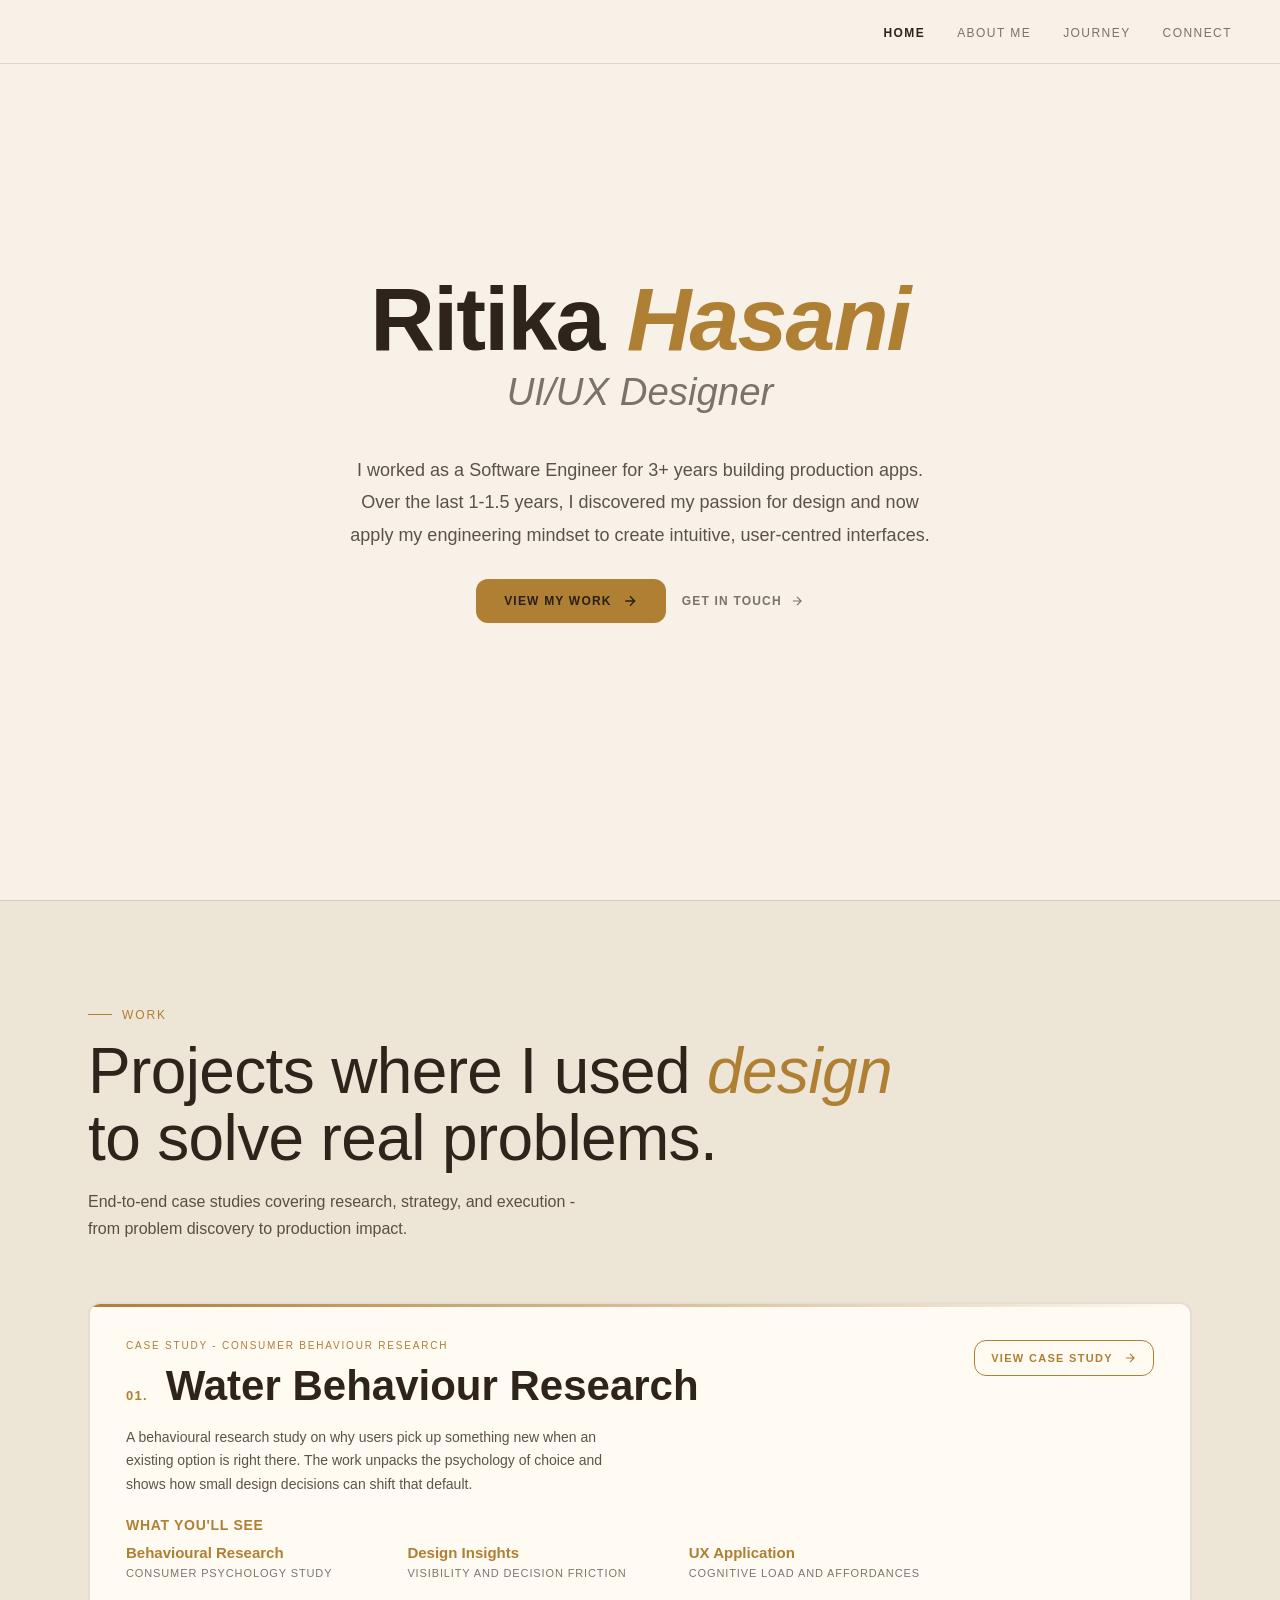
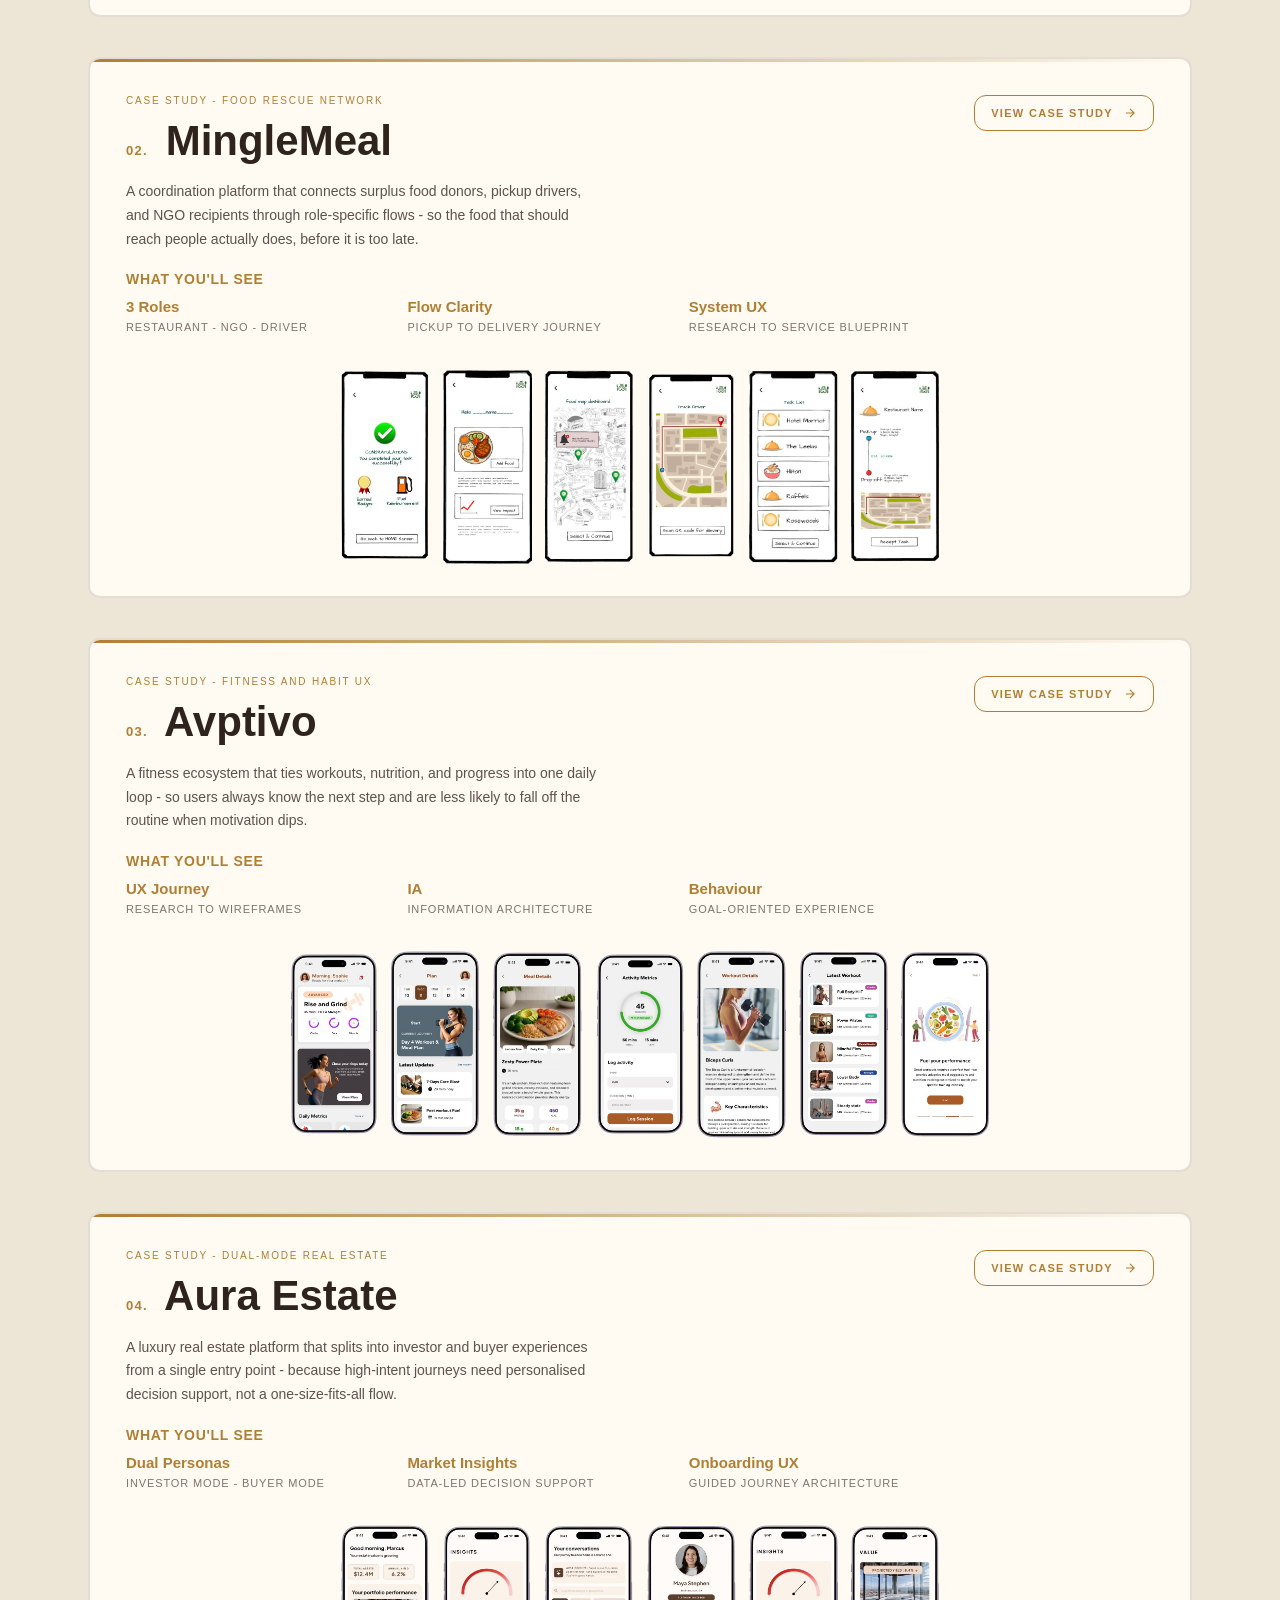
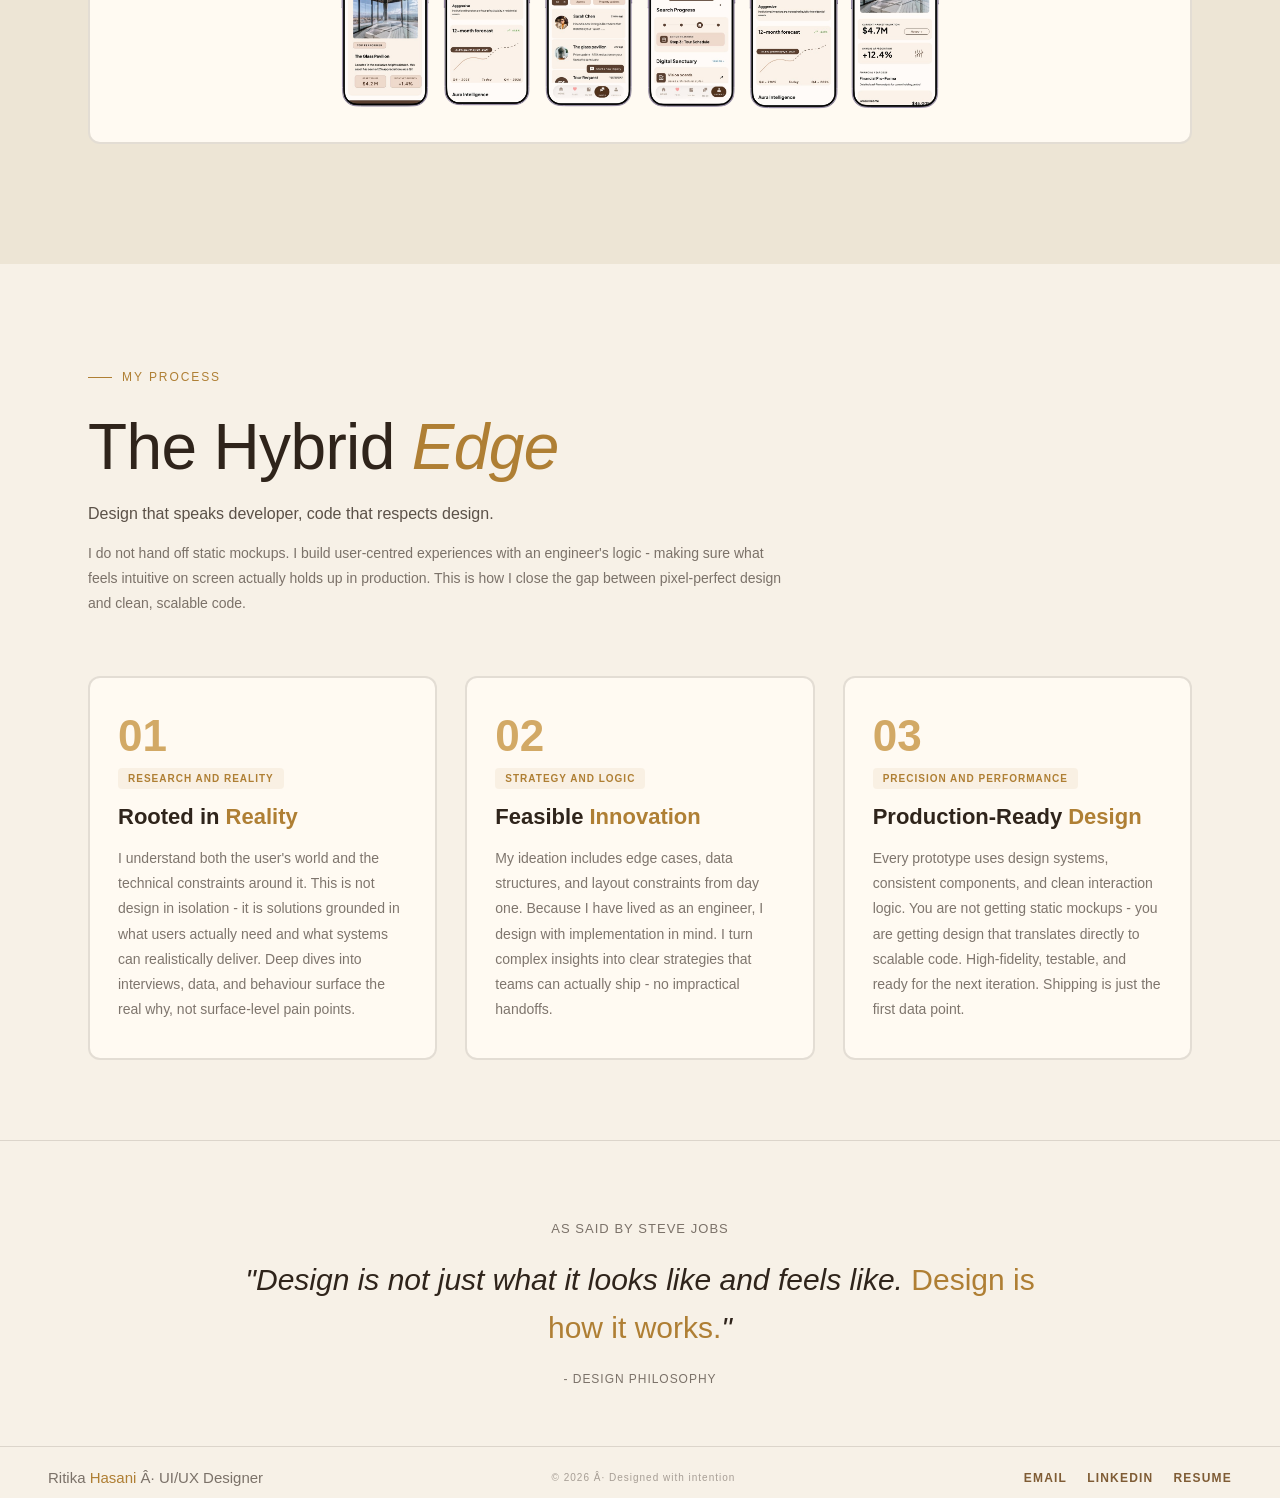
<file: index.html>
﻿<!DOCTYPE html>
<html lang="en">
<head>
  <meta charset="UTF-8" />
  <meta name="viewport" content="width=device-width, initial-scale=1.0" />
  <title>Ritika Hasani - UI/UX Designer</title>
  <link rel="stylesheet" href="portfolio.css" />
</head>
<body>

<!-- â•â•â•â•â•â•â• NAV â•â•â•â•â•â•â• -->
<nav id="nav">
  <a href="index.html" class="nav-logo">Ritika <span>Hasani</span></a>
  <ul class="nav-links">
    <li><a href="index.html">Home</a></li>
    <li><a href="craft.html">About Me</a></li>
    <li><a href="journey.html">Journey</a></li>
    <li><a href="connect.html">Connect</a></li>
  </ul>
</nav>

<!-- â•â•â•â•â•â•â• HERO â•â•â•â•â•â•â• -->
<section id="hero">
  <div class="hero-glow"></div>
  <div class="hero-left">
    <h1 class="hero-name">Ritika <em>Hasani</em></h1>
    <p class="hero-role">UI/UX Designer</p>
    <p class="hero-statement">
      I worked as a Software Engineer for 3+ years building production apps. Over the last 1-1.5 years, I discovered
      my passion for design and now apply my engineering mindset to create intuitive, user-centred interfaces.
    </p>
    <div class="hero-actions">
      <a href="#work" class="btn-primary">
        View My Work
        <svg width="16" height="16" fill="none" stroke="currentColor" stroke-width="2" viewBox="0 0 24 24">
          <path d="M5 12h14M12 5l7 7-7 7" />
        </svg>
      </a>
      <a href="connect.html" class="btn-secondary">
        Get in Touch
        <svg width="14" height="14" fill="none" stroke="currentColor" stroke-width="2" viewBox="0 0 24 24">
          <path d="M5 12h14M12 5l7 7-7 7" />
        </svg>
      </a>
    </div>
  </div>
</section>

<!-- â•â•â•â•â•â•â• WORK â•â•â•â•â•â•â• -->
<section id="work" class="section-pad">
  <div class="container">

    <div class="section-header reveal">
      <div class="section-tag">Work</div>
      <h2 class="section-title">
        Projects where I used <em>design</em><br />to solve real problems.
      </h2>
      <p class="section-subtitle">
        End-to-end case studies covering research, strategy, and execution - from problem discovery to production impact.
      </p>
    </div>

    <!-- Project 01 - Water Behaviour -->
    <div class="featured-project reveal">
      <div class="featured-project-body">
        <div>
          <div class="featured-label">Case Study - Consumer Behaviour Research</div>
          <h3 class="featured-title"><span class="featured-number">01.</span> Water Behaviour Research</h3>
          <p class="featured-desc">
            A behavioural research study on why users pick up something new when an existing option is right there.
            The work unpacks the psychology of choice and shows how small design decisions can shift that default.
          </p>
          <div class="featured-metrics-heading">What You'll See</div>
          <div class="featured-metrics">
            <div>
              <div class="metric-val">Behavioural Research</div>
              <div class="metric-label">Consumer psychology study</div>
            </div>
            <div>
              <div class="metric-val">Design Insights</div>
              <div class="metric-label">Visibility and decision friction</div>
            </div>
            <div>
              <div class="metric-val">UX Application</div>
              <div class="metric-label">Cognitive load and affordances</div>
            </div>
          </div>
        </div>
        <a href="water-behaviour.html" class="btn-primary">
          View Case Study
          <svg width="14" height="14" fill="none" stroke="currentColor" stroke-width="2" viewBox="0 0 24 24">
            <path d="M5 12h14M12 5l7 7-7 7" />
          </svg>
        </a>
      </div>
    </div>

    <!-- Project 02 - MingleMeal -->
    <div class="featured-project reveal reveal-delay-1">
      <div class="featured-project-body">
        <div>
          <div class="featured-label">Case Study - Food Rescue Network</div>
          <h3 class="featured-title"><span class="featured-number">02.</span> MingleMeal</h3>
          <p class="featured-desc">
            A coordination platform that connects surplus food donors, pickup drivers, and NGO recipients through
            role-specific flows - so the food that should reach people actually does, before it is too late.
          </p>
          <div class="featured-metrics-heading">What You'll See</div>
          <div class="featured-metrics">
            <div>
              <div class="metric-val">3 Roles</div>
              <div class="metric-label">Restaurant - NGO - Driver</div>
            </div>
            <div>
              <div class="metric-val">Flow Clarity</div>
              <div class="metric-label">Pickup to delivery journey</div>
            </div>
            <div>
              <div class="metric-val">System UX</div>
              <div class="metric-label">Research to service blueprint</div>
            </div>
          </div>
        </div>
        <a href="minglemeal.html" class="btn-primary">
          View Case Study
          <svg width="14" height="14" fill="none" stroke="currentColor" stroke-width="2" viewBox="0 0 24 24">
            <path d="M5 12h14M12 5l7 7-7 7" />
          </svg>
        </a>
      </div>
      <div class="featured-project-image">
        <div class="project-gallery project-gallery-minglemeal">
          <div class="project-shot"><img src="minglemeal_1.png" alt="MingleMeal" /></div>
          <div class="project-shot"><img src="minglemeal_2.png" alt="MingleMeal" /></div>
          <div class="project-shot"><img src="minglemeal_3.png" alt="MingleMeal" /></div>
          <div class="project-shot"><img src="minglemeal_4.png" alt="MingleMeal" /></div>
          <div class="project-shot"><img src="minglemeal_5.png" alt="MingleMeal" /></div>
          <div class="project-shot"><img src="minglemeal_6.png" alt="MingleMeal" /></div>
        </div>
      </div>
    </div>

    <!-- Project 03 - Avptivo -->
    <div class="featured-project reveal reveal-delay-2">
      <div class="featured-project-body">
        <div>
          <div class="featured-label">Case Study - Fitness and Habit UX</div>
          <h3 class="featured-title"><span class="featured-number">03.</span> Avptivo</h3>
          <p class="featured-desc">
            A fitness ecosystem that ties workouts, nutrition, and progress into one daily loop - so users always
            know the next step and are less likely to fall off the routine when motivation dips.
          </p>
          <div class="featured-metrics-heading">What You'll See</div>
          <div class="featured-metrics">
            <div>
              <div class="metric-val">UX Journey</div>
              <div class="metric-label">Research to wireframes</div>
            </div>
            <div>
              <div class="metric-val">IA</div>
              <div class="metric-label">Information architecture</div>
            </div>
            <div>
              <div class="metric-val">Behaviour</div>
              <div class="metric-label">Goal-oriented experience</div>
            </div>
          </div>
        </div>
        <a href="avptivo.html" class="btn-primary">
          View Case Study
          <svg width="14" height="14" fill="none" stroke="currentColor" stroke-width="2" viewBox="0 0 24 24">
            <path d="M5 12h14M12 5l7 7-7 7" />
          </svg>
        </a>
      </div>
      <div class="featured-project-image">
        <div class="project-gallery project-gallery-avptivo">
          <div class="project-shot"><img src="avptivo_1.png" alt="Avptivo" /></div>
          <div class="project-shot"><img src="avptivo_2.png" alt="Avptivo" /></div>
          <div class="project-shot"><img src="avptivo_3.png" alt="Avptivo" /></div>
          <div class="project-shot"><img src="avptivo_4.png" alt="Avptivo" /></div>
          <div class="project-shot"><img src="avptivo_5.png" alt="Avptivo" /></div>
          <div class="project-shot"><img src="avptivo_6.png" alt="Avptivo" /></div>
          <div class="project-shot"><img src="avptivo_7.png" alt="Avptivo" /></div>
        </div>
      </div>
    </div>

    <!-- Project 04 - Aura Estate -->
    <div class="featured-project reveal reveal-delay-3">
      <div class="featured-project-body">
        <div>
          <div class="featured-label">Case Study - Dual-Mode Real Estate</div>
          <h3 class="featured-title"><span class="featured-number">04.</span> Aura Estate</h3>
          <p class="featured-desc">
            A luxury real estate platform that splits into investor and buyer experiences from a single entry point -
            because high-intent journeys need personalised decision support, not a one-size-fits-all flow.
          </p>
          <div class="featured-metrics-heading">What You'll See</div>
          <div class="featured-metrics">
            <div>
              <div class="metric-val">Dual Personas</div>
              <div class="metric-label">Investor mode - Buyer mode</div>
            </div>
            <div>
              <div class="metric-val">Market Insights</div>
              <div class="metric-label">Data-led decision support</div>
            </div>
            <div>
              <div class="metric-val">Onboarding UX</div>
              <div class="metric-label">Guided journey architecture</div>
            </div>
          </div>
        </div>
        <a href="auraestate.html" class="btn-primary">
          View Case Study
          <svg width="14" height="14" fill="none" stroke="currentColor" stroke-width="2" viewBox="0 0 24 24">
            <path d="M5 12h14M12 5l7 7-7 7" />
          </svg>
        </a>
      </div>
      <div class="featured-project-image">
        <div class="project-gallery project-gallery-aura">
          <div class="project-shot"><img src="auraestate_1.png" alt="Aura Estate" /></div>
          <div class="project-shot"><img src="auraestate_2.png" alt="Aura Estate" /></div>
          <div class="project-shot"><img src="auraestate_3.png" alt="Aura Estate" /></div>
          <div class="project-shot"><img src="auraestate_4.png" alt="Aura Estate" /></div>
          <div class="project-shot"><img src="auraestate_5.png" alt="Aura Estate" /></div>
          <div class="project-shot"><img src="auraestate_6.png" alt="Aura Estate" /></div>
        </div>
      </div>
    </div>

  </div>
</section>

<!-- Design Philosophy - The Hybrid Edge -->
<section class="section-pad">
  <div class="container">
    <div class="process-header reveal">
      <div class="process-header-left">
        <div class="section-tag">My Process</div>
        <h2 class="process-main-title">
          The Hybrid <em>Edge</em>
        </h2>
        <p class="process-subheadline">
          Design that speaks developer, code that respects design.
        </p>
        <p class="process-description">
          I do not hand off static mockups. I build user-centred experiences with an engineer's logic - making sure
          what feels intuitive on screen actually holds up in production. This is how I close the gap between
          pixel-perfect design and clean, scalable code.
        </p>
      </div>
    </div>

    <div class="process-pillars reveal">
      <div class="process-pillar">
        <div class="pillar-number">01</div>
        <div class="pillar-badge">Research and Reality</div>
        <h3 class="pillar-title">Rooted in <em>Reality</em></h3>
        <p class="pillar-body">
          I understand both the user's world and the technical constraints around it. This is not design in isolation -
          it is solutions grounded in what users actually need and what systems can realistically deliver. Deep dives
          into interviews, data, and behaviour surface the real why, not surface-level pain points.
        </p>
      </div>
      <div class="process-pillar">
        <div class="pillar-number">02</div>
        <div class="pillar-badge">Strategy and Logic</div>
        <h3 class="pillar-title">Feasible <em>Innovation</em></h3>
        <p class="pillar-body">
          My ideation includes edge cases, data structures, and layout constraints from day one. Because I have lived
          as an engineer, I design with implementation in mind. I turn complex insights into clear strategies that
          teams can actually ship - no impractical handoffs.
        </p>
      </div>
      <div class="process-pillar">
        <div class="pillar-number">03</div>
        <div class="pillar-badge">Precision and Performance</div>
        <h3 class="pillar-title">Production-Ready <em>Design</em></h3>
        <p class="pillar-body">
          Every prototype uses design systems, consistent components, and clean interaction logic. You are not getting
          static mockups - you are getting design that translates directly to scalable code. High-fidelity, testable,
          and ready for the next iteration. Shipping is just the first data point.
        </p>
      </div>
    </div>
  </div>
</section>

<!-- Design Vision Quote -->
<section class="quote-section">
  <div class="container">
    <div class="quote-source">As said by Steve Jobs</div>
    <div class="quote-text">"Design is not just what it looks like and feels like. <em>Design is how it works.</em>"</div>
    <div class="quote-attr">- DESIGN PHILOSOPHY</div>
  </div>
</section>

<!-- â•â•â•â•â•â•â• FOOTER â•â•â•â•â•â•â• -->
<footer>
  <div class="footer-brand">
    Ritika <span>Hasani</span> Â· UI/UX Designer
  </div>
  <div class="footer-copy">&copy; 2026 Â· Designed with intention</div>
  <div class="footer-links">
    <a href="mailto:ritika.hasani.0306@gmail.com" class="footer-link">EMAIL</a>
    <a href="https://www.linkedin.com/in/ritika-hasani-b477501a9" target="_blank" rel="noopener noreferrer" class="footer-link">LINKEDIN</a>
    <a href="https://drive.google.com/file/d/1xRbjM-YlccKc3PoMZjt7O5ifokO0vY9r/view?usp=sharing" target="_blank" rel="noopener noreferrer" class="footer-text-link">RESUME</a>
  </div>
</footer>

<script>
  const nav        = document.getElementById("nav");
  const navLogo    = document.querySelector(".nav-logo");
  const heroSection = document.getElementById("hero");
  const quoteSection = document.querySelector(".quote-section");
  const footer     = document.querySelector("footer");

  const updateLogoVisibility = () => {
    const scrollY = window.scrollY;
    nav.classList.toggle("scrolled", scrollY > 60);

    let hideLogo = false;

    if (heroSection) {
      const heroBottom = heroSection.offsetTop + heroSection.offsetHeight;
      hideLogo = scrollY < heroBottom - 100;
    }

    if (quoteSection) {
      const quoteTop    = quoteSection.offsetTop;
      const quoteBottom = quoteTop + quoteSection.offsetHeight;
      const viewportBottom = scrollY + window.innerHeight;
      const quoteVisible = viewportBottom > quoteTop + 80 && scrollY < quoteBottom - 80;
      hideLogo = hideLogo || quoteVisible;
    }

    if (footer) {
      const footerTop = footer.offsetTop;
      const viewportBottom = scrollY + window.innerHeight;
      hideLogo = hideLogo || (viewportBottom > footerTop);
    }

    navLogo.classList.toggle("hidden", hideLogo);
  };

  const setActiveNav = () => {
    const currentPage = window.location.pathname.split("/").pop() || "index.html";
    document.querySelectorAll(".nav-links a").forEach((link) => {
      link.classList.remove("active");
      if (link.getAttribute("href") === currentPage) link.classList.add("active");
    });
  };

  window.addEventListener("scroll", updateLogoVisibility);
  updateLogoVisibility();
  setActiveNav();

  const revealEls = document.querySelectorAll(".reveal");
  const io = new IntersectionObserver(
    (entries) => {
      entries.forEach((e) => {
        if (e.isIntersecting) {
          e.target.classList.add("visible");
          io.unobserve(e.target);
        }
      });
    },
    { threshold: 0.12 }
  );
  revealEls.forEach((el) => io.observe(el));
</script>

</body>
</html>
</file>
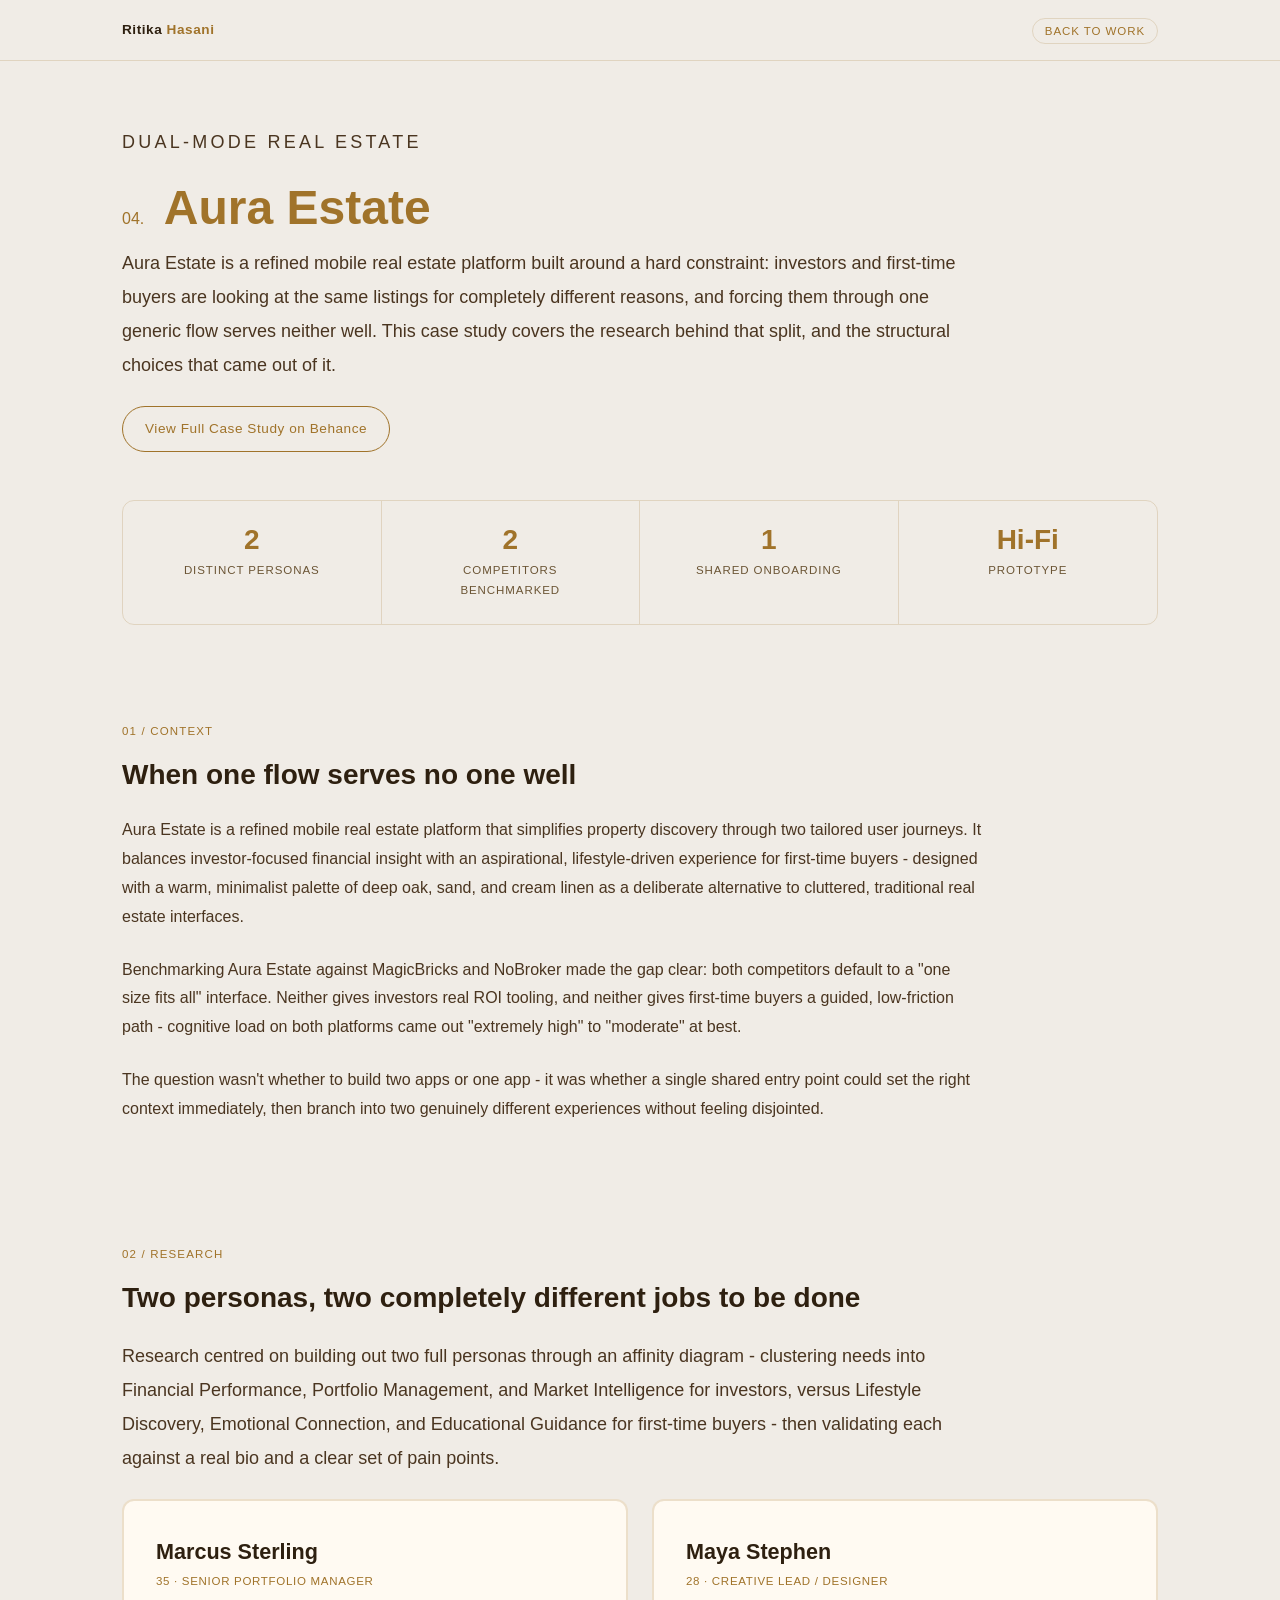
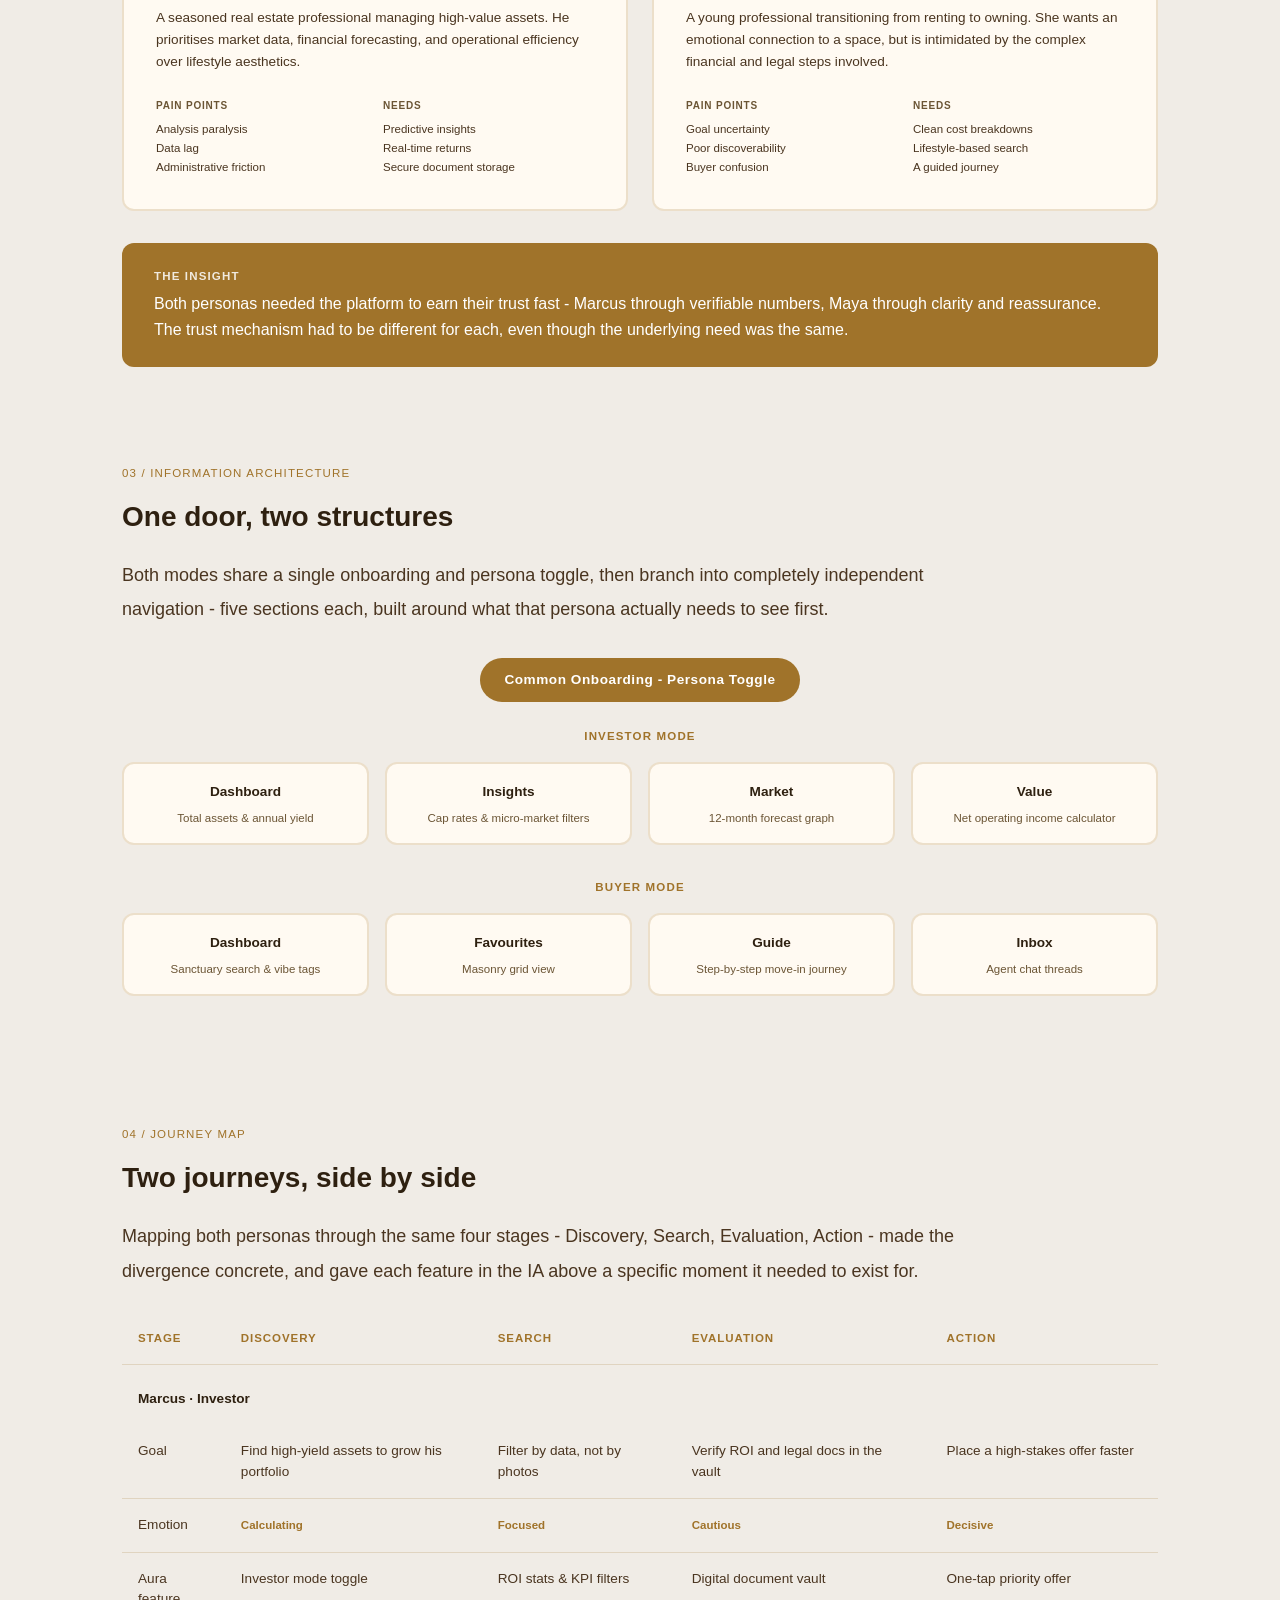
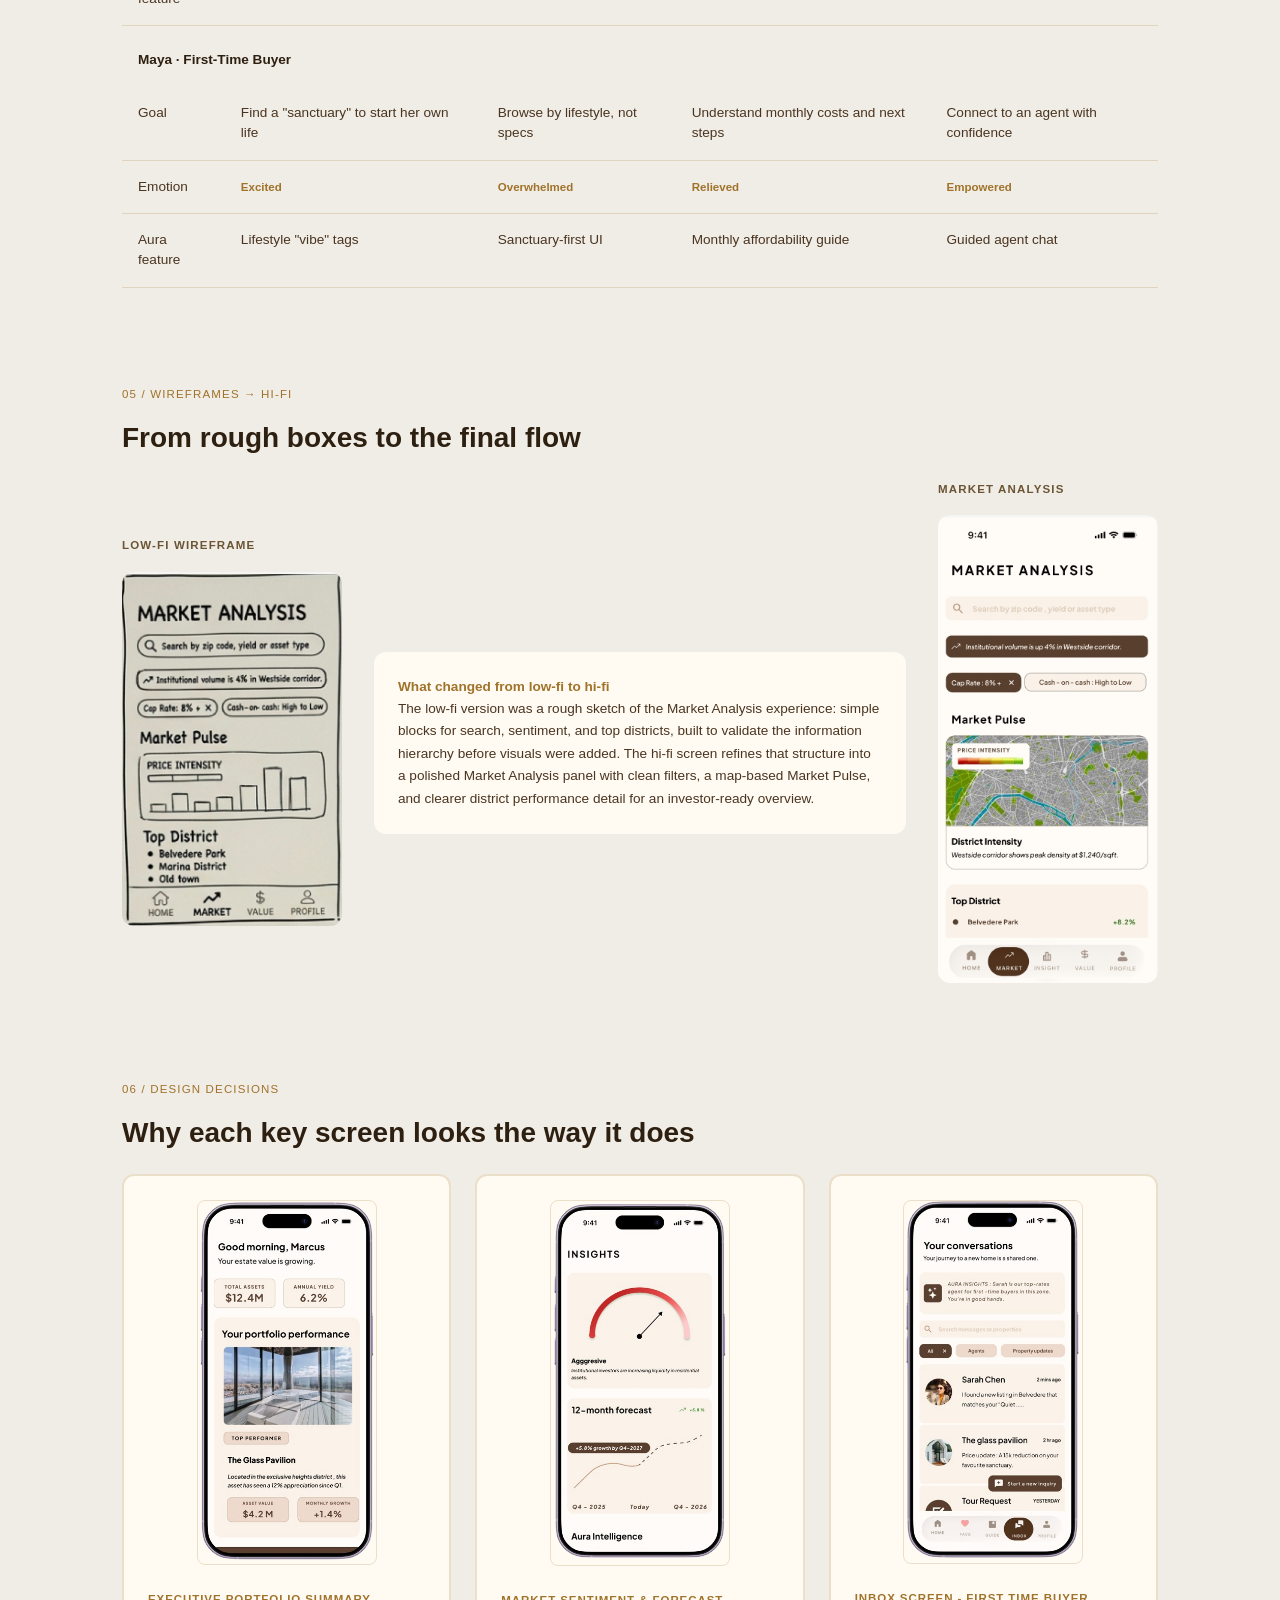
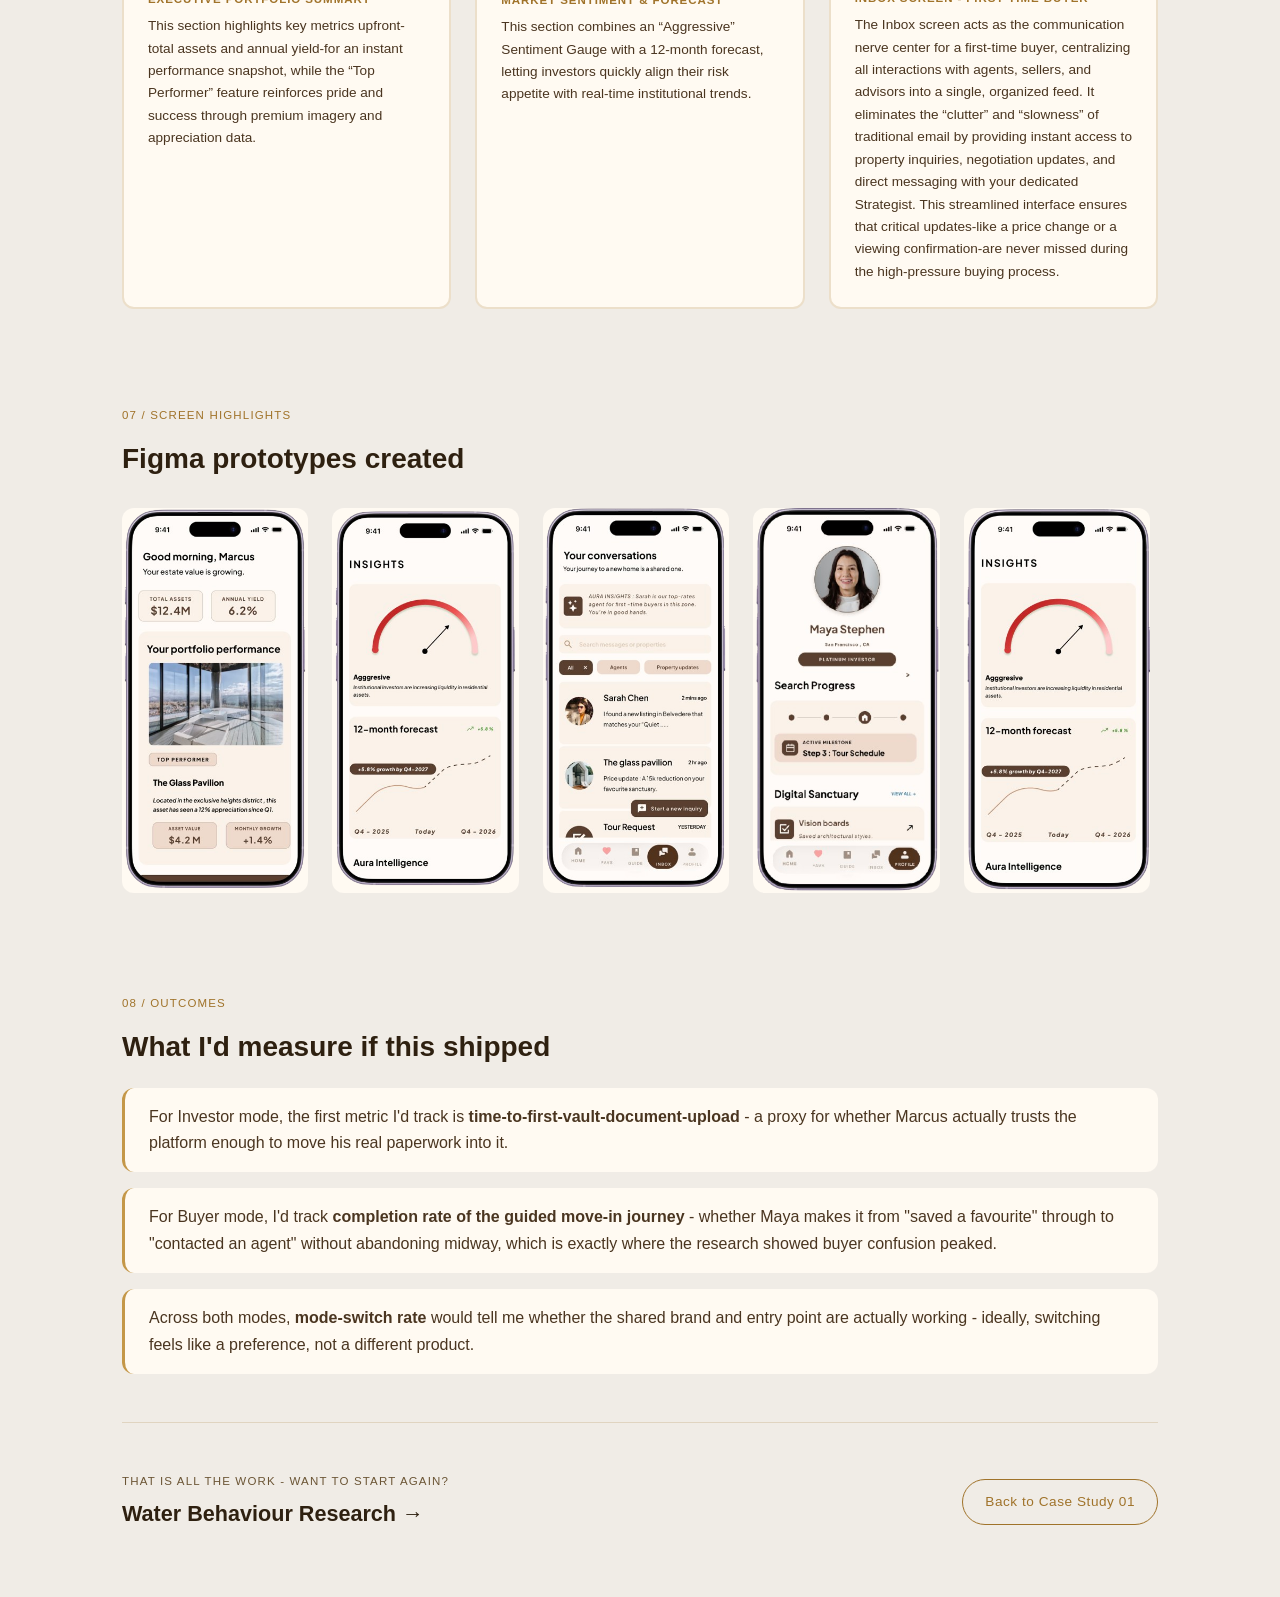
<file: auraestate.html>
﻿<!DOCTYPE html>
<html lang="en">
<head>
  <meta charset="UTF-8" />
  <meta name="viewport" content="width=device-width, initial-scale=1.0" />
  <title>Aura Estate Case Study - Ritika Hasani</title>
  <link rel="stylesheet" href="case-study.css" />
</head>
<body>

<!-- ------- TOP BAR ------- -->
<header class="topbar">
  <div class="container topbar-inner">
    <a class="brand" href="index.html">Ritika <span>Hasani</span></a>
    <ul class="topbar-nav">
      <li><a href="index.html#work" class="next-link">Back to Work</a></li>
    </ul>
  </div>
</header>

<main class="container">

  <!-- Hero -->
  <section class="hero reveal">
    <p class="kicker">Dual-Mode Real Estate</p>
    <h1><span class="case-study-number">04.</span> Aura Estate</h1>
    <p>
      Aura Estate is a refined mobile real estate platform built around a hard constraint: investors and first-time
      buyers are looking at the same listings for completely different reasons, and forcing them through one generic
      flow serves neither well. This case study covers the research behind that split, and the structural choices
      that came out of it.
    </p>
    <a class="btn-primary" href="https://www.behance.net/gallery/247977753/Aura-estate" target="_blank" rel="noopener noreferrer">
      View Full Case Study on Behance
    </a>
  </section>

  <!-- Stats -->
  <div class="stats-row reveal">
    <div class="stat-cell">
      <div class="stat-val">2</div>
      <div class="stat-label">Distinct Personas</div>
    </div>
    <div class="stat-cell">
      <div class="stat-val">2</div>
      <div class="stat-label">Competitors Benchmarked</div>
    </div>
    <div class="stat-cell">
      <div class="stat-val">1</div>
      <div class="stat-label">Shared Onboarding</div>
    </div>
    <div class="stat-cell">
      <div class="stat-val">Hi-Fi</div>
      <div class="stat-label">Prototype</div>
    </div>
  </div>

  <!-- 01 / Context -->
  <section class="section reveal">
    <p class="section-label">01 / Context</p>
    <h2>When one flow serves no one well</h2>
    <div class="section-text">
      <p>
        Aura Estate is a refined mobile real estate platform that simplifies property discovery through two
        tailored user journeys. It balances investor-focused financial insight with an aspirational,
        lifestyle-driven experience for first-time buyers - designed with a warm, minimalist palette of deep oak,
        sand, and cream linen as a deliberate alternative to cluttered, traditional real estate interfaces.
      </p>
      <p>
        Benchmarking Aura Estate against MagicBricks and NoBroker made the gap clear: both competitors default to
        a "one size fits all" interface. Neither gives investors real ROI tooling, and neither gives first-time
        buyers a guided, low-friction path - cognitive load on both platforms came out "extremely high" to "moderate"
        at best.
      </p>
      <p>
        The question wasn't whether to build two apps or one app - it was whether a single shared entry point could
        set the right context immediately, then branch into two genuinely different experiences without feeling disjointed.
      </p>
    </div>
  </section>

  <!-- 02 / Research -->
  <section class="section reveal">
    <p class="section-label">02 / Research</p>
    <h2>Two personas, two completely different jobs to be done</h2>
    <p class="section-intro">
      Research centred on building out two full personas through an affinity diagram - clustering needs into
      Financial Performance, Portfolio Management, and Market Intelligence for investors, versus Lifestyle Discovery,
      Emotional Connection, and Educational Guidance for first-time buyers - then validating each against a real bio
      and a clear set of pain points.
    </p>
    <div class="persona-grid">
      <div class="persona-card">
        <div class="persona-card-name">Marcus Sterling</div>
        <div class="persona-card-role">35 &middot; Senior Portfolio Manager</div>
        <p class="persona-card-bio">
          A seasoned real estate professional managing high-value assets. He prioritises market data, financial
          forecasting, and operational efficiency over lifestyle aesthetics.
        </p>
        <div class="persona-subgrid">
          <div>
            <p class="persona-sublabel">Pain Points</p>
            <ul class="persona-sublist">
              <li>Analysis paralysis</li>
              <li>Data lag</li>
              <li>Administrative friction</li>
            </ul>
          </div>
          <div>
            <p class="persona-sublabel">Needs</p>
            <ul class="persona-sublist">
              <li>Predictive insights</li>
              <li>Real-time returns</li>
              <li>Secure document storage</li>
            </ul>
          </div>
        </div>
      </div>
      <div class="persona-card">
        <div class="persona-card-name">Maya Stephen</div>
        <div class="persona-card-role">28 &middot; Creative Lead / Designer</div>
        <p class="persona-card-bio">
          A young professional transitioning from renting to owning. She wants an emotional connection to a space,
          but is intimidated by the complex financial and legal steps involved.
        </p>
        <div class="persona-subgrid">
          <div>
            <p class="persona-sublabel">Pain Points</p>
            <ul class="persona-sublist">
              <li>Goal uncertainty</li>
              <li>Poor discoverability</li>
              <li>Buyer confusion</li>
            </ul>
          </div>
          <div>
            <p class="persona-sublabel">Needs</p>
            <ul class="persona-sublist">
              <li>Clean cost breakdowns</li>
              <li>Lifestyle-based search</li>
              <li>A guided journey</li>
            </ul>
          </div>
        </div>
      </div>
    </div>
    <div class="insight-callout">
      <span class="insight-label">The insight</span>
      Both personas needed the platform to earn their trust fast - Marcus through verifiable numbers, Maya through
      clarity and reassurance. The trust mechanism had to be different for each, even though the underlying need was the same.
    </div>
  </section>

  <!-- 03 / IA -->
  <section class="section reveal">
    <p class="section-label">03 / Information Architecture</p>
    <h2>One door, two structures</h2>
    <p class="section-intro">
      Both modes share a single onboarding and persona toggle, then branch into completely independent navigation -
      five sections each, built around what that persona actually needs to see first.
    </p>
    <div class="ia-tree">
      <div class="ia-root">
        <div class="ia-root-node">Common Onboarding - Persona Toggle</div>
      </div>

      <p class="ia-branch-label">Investor Mode</p>
      <div class="ia-row">
        <div class="ia-node">
          <div class="ia-node-title">Dashboard</div>
          <div class="ia-node-sub">Total assets & annual yield</div>
        </div>
        <div class="ia-node">
          <div class="ia-node-title">Insights</div>
          <div class="ia-node-sub">Cap rates & micro-market filters</div>
        </div>
        <div class="ia-node">
          <div class="ia-node-title">Market</div>
          <div class="ia-node-sub">12-month forecast graph</div>
        </div>
        <div class="ia-node">
          <div class="ia-node-title">Value</div>
          <div class="ia-node-sub">Net operating income calculator</div>
        </div>
      </div>

      <p class="ia-branch-label">Buyer Mode</p>
      <div class="ia-row">
        <div class="ia-node">
          <div class="ia-node-title">Dashboard</div>
          <div class="ia-node-sub">Sanctuary search & vibe tags</div>
        </div>
        <div class="ia-node">
          <div class="ia-node-title">Favourites</div>
          <div class="ia-node-sub">Masonry grid view</div>
        </div>
        <div class="ia-node">
          <div class="ia-node-title">Guide</div>
          <div class="ia-node-sub">Step-by-step move-in journey</div>
        </div>
        <div class="ia-node">
          <div class="ia-node-title">Inbox</div>
          <div class="ia-node-sub">Agent chat threads</div>
        </div>
      </div>
    </div>
  </section>

  <!-- 04 / Journey -->
  <section class="section reveal">
    <p class="section-label">04 / Journey Map</p>
    <h2>Two journeys, side by side</h2>
    <p class="section-intro">
      Mapping both personas through the same four stages - Discovery, Search, Evaluation, Action - made the divergence
      concrete, and gave each feature in the IA above a specific moment it needed to exist for.
    </p>
    <table class="journey-table">
      <thead>
        <tr>
          <th>Stage</th>
          <th>Discovery</th>
          <th>Search</th>
          <th>Evaluation</th>
          <th>Action</th>
        </tr>
      </thead>
      <tbody>
        <tr class="journey-persona-row"><td colspan="5">Marcus &middot; Investor</td></tr>
        <tr>
          <td>Goal</td>
          <td>Find high-yield assets to grow his portfolio</td>
          <td>Filter by data, not by photos</td>
          <td>Verify ROI and legal docs in the vault</td>
          <td>Place a high-stakes offer faster</td>
        </tr>
        <tr>
          <td>Emotion</td>
          <td><span class="journey-emotion">Calculating</span></td>
          <td><span class="journey-emotion">Focused</span></td>
          <td><span class="journey-emotion">Cautious</span></td>
          <td><span class="journey-emotion">Decisive</span></td>
        </tr>
        <tr>
          <td>Aura feature</td>
          <td>Investor mode toggle</td>
          <td>ROI stats & KPI filters</td>
          <td>Digital document vault</td>
          <td>One-tap priority offer</td>
        </tr>
        <tr class="journey-persona-row"><td colspan="5">Maya &middot; First-Time Buyer</td></tr>
        <tr>
          <td>Goal</td>
          <td>Find a "sanctuary" to start her own life</td>
          <td>Browse by lifestyle, not specs</td>
          <td>Understand monthly costs and next steps</td>
          <td>Connect to an agent with confidence</td>
        </tr>
        <tr>
          <td>Emotion</td>
          <td><span class="journey-emotion">Excited</span></td>
          <td><span class="journey-emotion">Overwhelmed</span></td>
          <td><span class="journey-emotion">Relieved</span></td>
          <td><span class="journey-emotion">Empowered</span></td>
        </tr>
        <tr>
          <td>Aura feature</td>
          <td>Lifestyle "vibe" tags</td>
          <td>Sanctuary-first UI</td>
          <td>Monthly affordability guide</td>
          <td>Guided agent chat</td>
        </tr>
      </tbody>
    </table>
  </section>

  <!-- 05 / Wireframes -->
  <section class="section reveal">
    <p class="section-label">05 / Wireframes &rarr; Hi-Fi</p>
    <h2>From rough boxes to the final flow</h2>
    <div class="wireframe-grid">
      <div class="wireframe-figure">
        <p class="progression-col-label">Low-Fi Wireframe</p>
        <img src="auraestate_8.jpeg" alt="Aura Estate low-fidelity wireframe" />
      </div>
      <div class="wireframe-copy">
        <div class="progression-note">
          <strong>What changed from low-fi to hi-fi</strong>
          <p>The low-fi version was a rough sketch of the Market Analysis experience: simple blocks for search, sentiment, and top districts, built to validate the information hierarchy before visuals were added. The hi-fi screen refines that structure into a polished Market Analysis panel with clean filters, a map-based Market Pulse, and clearer district performance detail for an investor-ready overview.</p>
        </div>
      </div>
      <div class="wireframe-figure">
        <p class="progression-col-label">Market Analysis</p>
        <img src="auraestate_9.jpeg" alt="Aura Estate market analysis screen" />
      </div>
    </div>
  </section>

  <!-- 06 / Design Decisions -->
  <section class="section reveal">
    <p class="section-label">06 / Design Decisions</p>
    <h2>Why each key screen looks the way it does</h2>
    <div class="decision-grid">
      <div class="decision-card">
        <img src="auraestate_1.png" alt="Aura Estate executive portfolio summary screen" />
        <div class="decision-text">
          <div class="decision-label">Executive Portfolio Summary</div>
          <p>This section highlights key metrics upfront-total assets and annual yield-for an instant performance snapshot, while the “Top Performer” feature reinforces pride and success through premium imagery and appreciation data.</p>
        </div>
      </div>
      <div class="decision-card">
        <img src="auraestate_2.png" alt="Aura Estate market sentiment and forecast screen" />
        <div class="decision-text">
          <div class="decision-label">Market Sentiment & Forecast</div>
          <p>This section combines an “Aggressive” Sentiment Gauge with a 12-month forecast, letting investors quickly align their risk appetite with real-time institutional trends.</p>
        </div>
      </div>
      <div class="decision-card">
        <img src="auraestate_3.png" alt="Aura Estate inbox screen for first-time buyer" />
        <div class="decision-text">
          <div class="decision-label">INBOX SCREEN - FIRST TIME BUYER</div>
          <p>The Inbox screen acts as the communication nerve center for a first-time buyer, centralizing all interactions with agents, sellers, and advisors into a single, organized feed. It eliminates the “clutter” and “slowness” of traditional email by providing instant access to property inquiries, negotiation updates, and direct messaging with your dedicated Strategist. This streamlined interface ensures that critical updates-like a price change or a viewing confirmation-are never missed during the high-pressure buying process.</p>
        </div>
      </div>
    </div>
  </section>

  <!-- 07 / Screens -->
  <section class="section reveal">
    <p class="section-label">07 / Screen Highlights</p>
    <h2>Figma prototypes created</h2>
    <div class="gallery">
      <img src="auraestate_1.png" alt="Aura Estate - entry mode selection" />
      <img src="auraestate_2.png" alt="Aura Estate - investor dashboard" />
      <img src="auraestate_3.png" alt="Aura Estate - buyer property view" />
      <img src="auraestate_4.png" alt="Aura Estate - market analytics" />
      <img src="auraestate_5.png" alt="Aura Estate - neighbourhood story" />
      <img src="auraestate_6.png" alt="Aura Estate - trust and contact flow" />
    </div>
  </section>

  <!-- 08 / Outcomes -->
  <section class="section reveal">
    <p class="section-label">08 / Outcomes</p>
    <h2>What I'd measure if this shipped</h2>
    <div class="points">
      <div class="point">For Investor mode, the first metric I'd track is <strong>time-to-first-vault-document-upload</strong> -
      a proxy for whether Marcus actually trusts the platform enough to move his real paperwork into it.</div>
      <div class="point">For Buyer mode, I'd track <strong>completion rate of the guided move-in journey</strong> -
      whether Maya makes it from "saved a favourite" through to "contacted an agent" without abandoning midway, which
      is exactly where the research showed buyer confusion peaked.</div>
      <div class="point">Across both modes, <strong>mode-switch rate</strong> would tell me whether the shared brand and
      entry point are actually working - ideally, switching feels like a preference, not a different product.</div>
    </div>
  </section>

  <!-- Footer nav - wraps back to first -->
  <div class="cs-footer reveal">
    <div>
      <div class="cs-footer-label">That is all the work - want to start again?</div>
      <div class="cs-footer-title">Water Behaviour Research &rarr;</div>
    </div>
    <a class="btn-primary" href="water-behaviour.html">Back to Case Study 01</a>
  </div>

</main>

<script>
  const io = new IntersectionObserver(
    (entries) => {
      entries.forEach((e) => {
        if (e.isIntersecting) {
          e.target.classList.add("visible");
          io.unobserve(e.target);
        }
      });
    },
    { threshold: 0.08 }
  );
  document.querySelectorAll(".reveal").forEach((el) => io.observe(el));

  const currentPage = window.location.pathname.split("/").pop() || "index.html";
  document.querySelectorAll(".topbar-nav a").forEach((link) => {
    if (link.getAttribute("href") === currentPage) link.classList.add("active");
  });
</script>

</body>
</html>
</file>
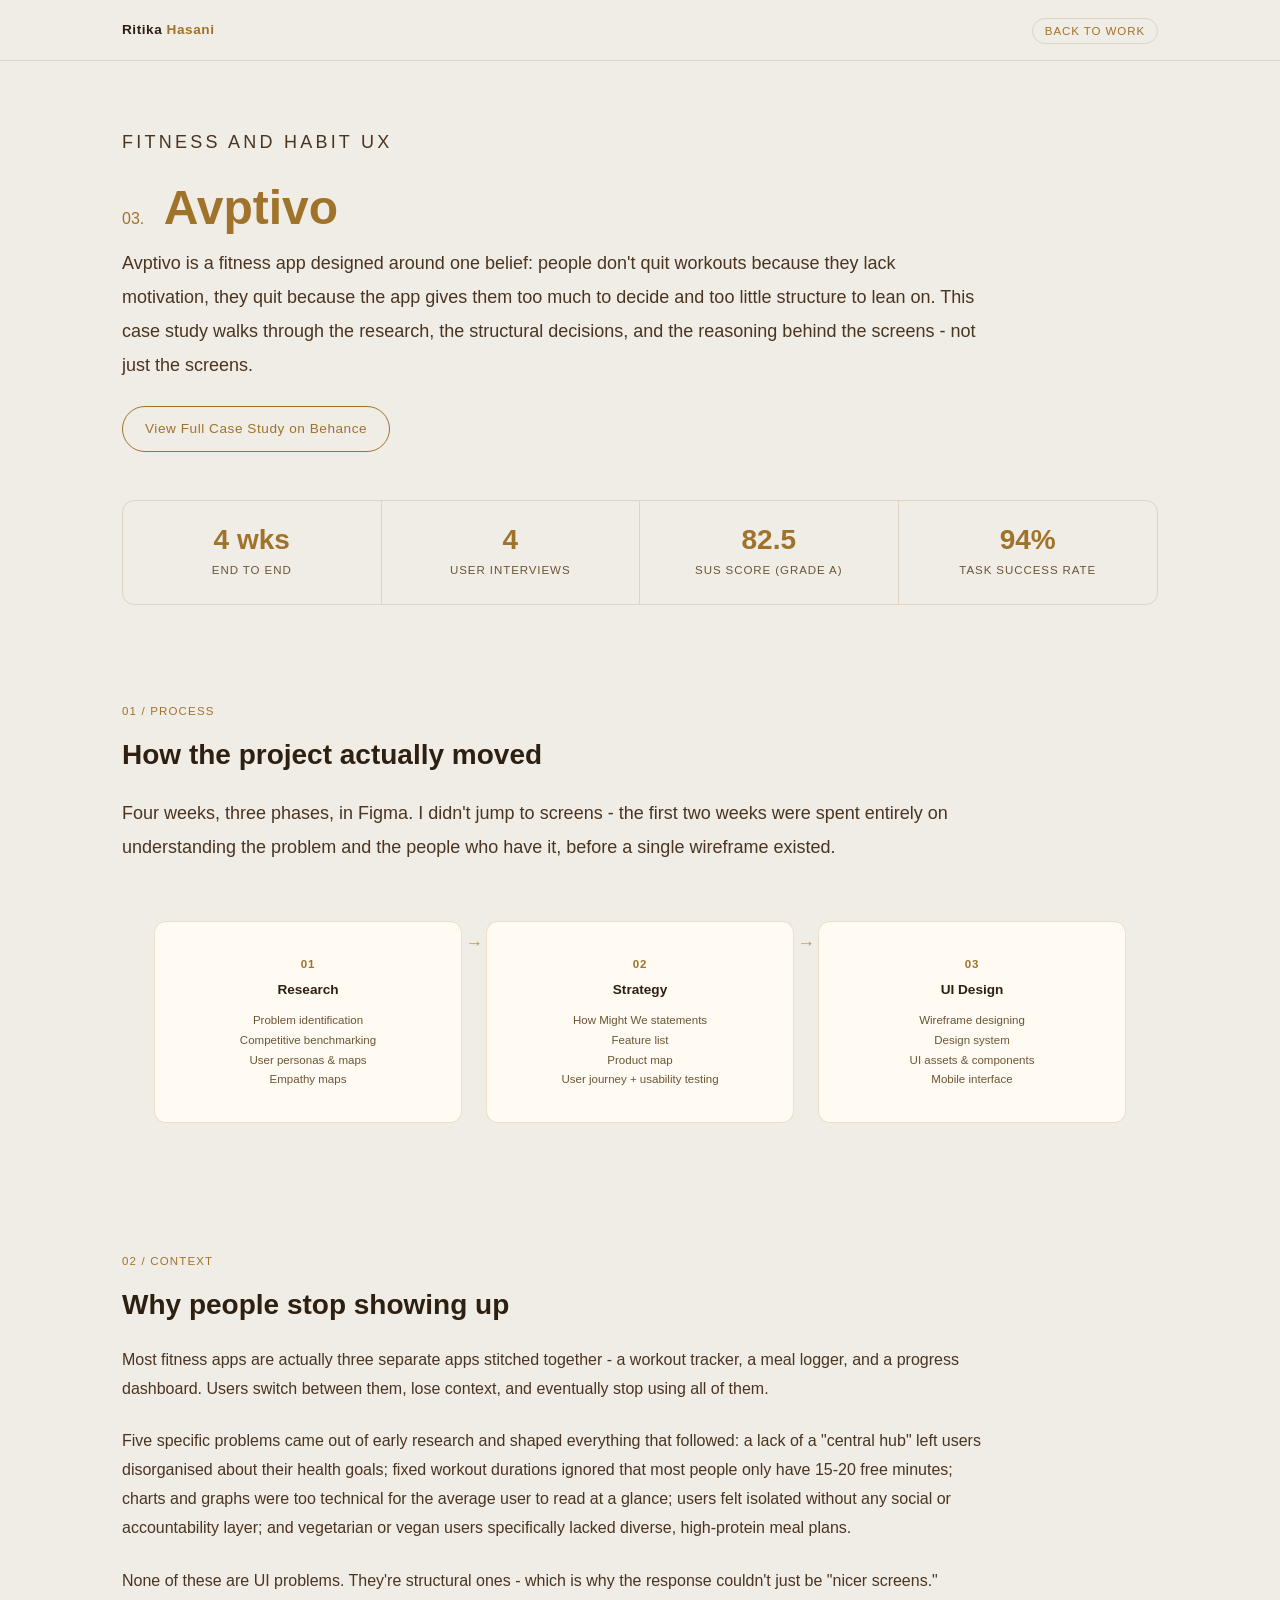
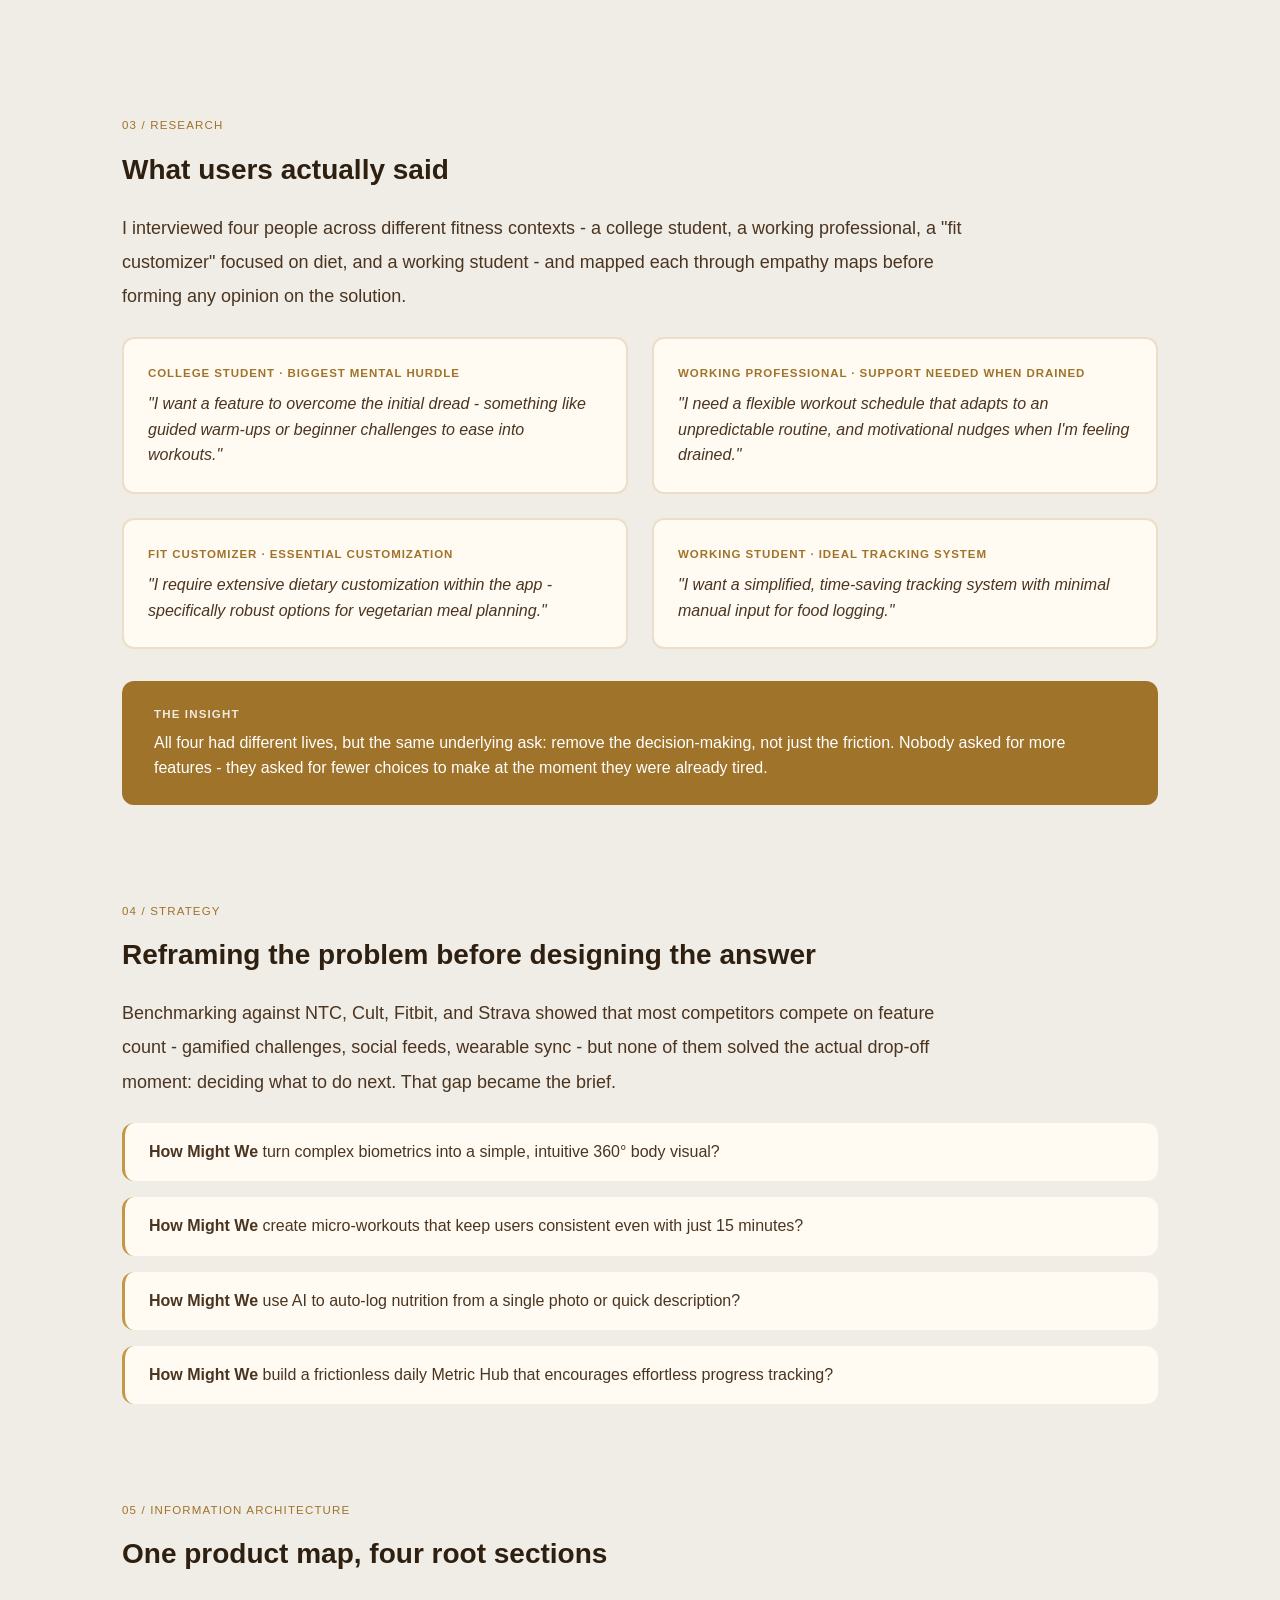
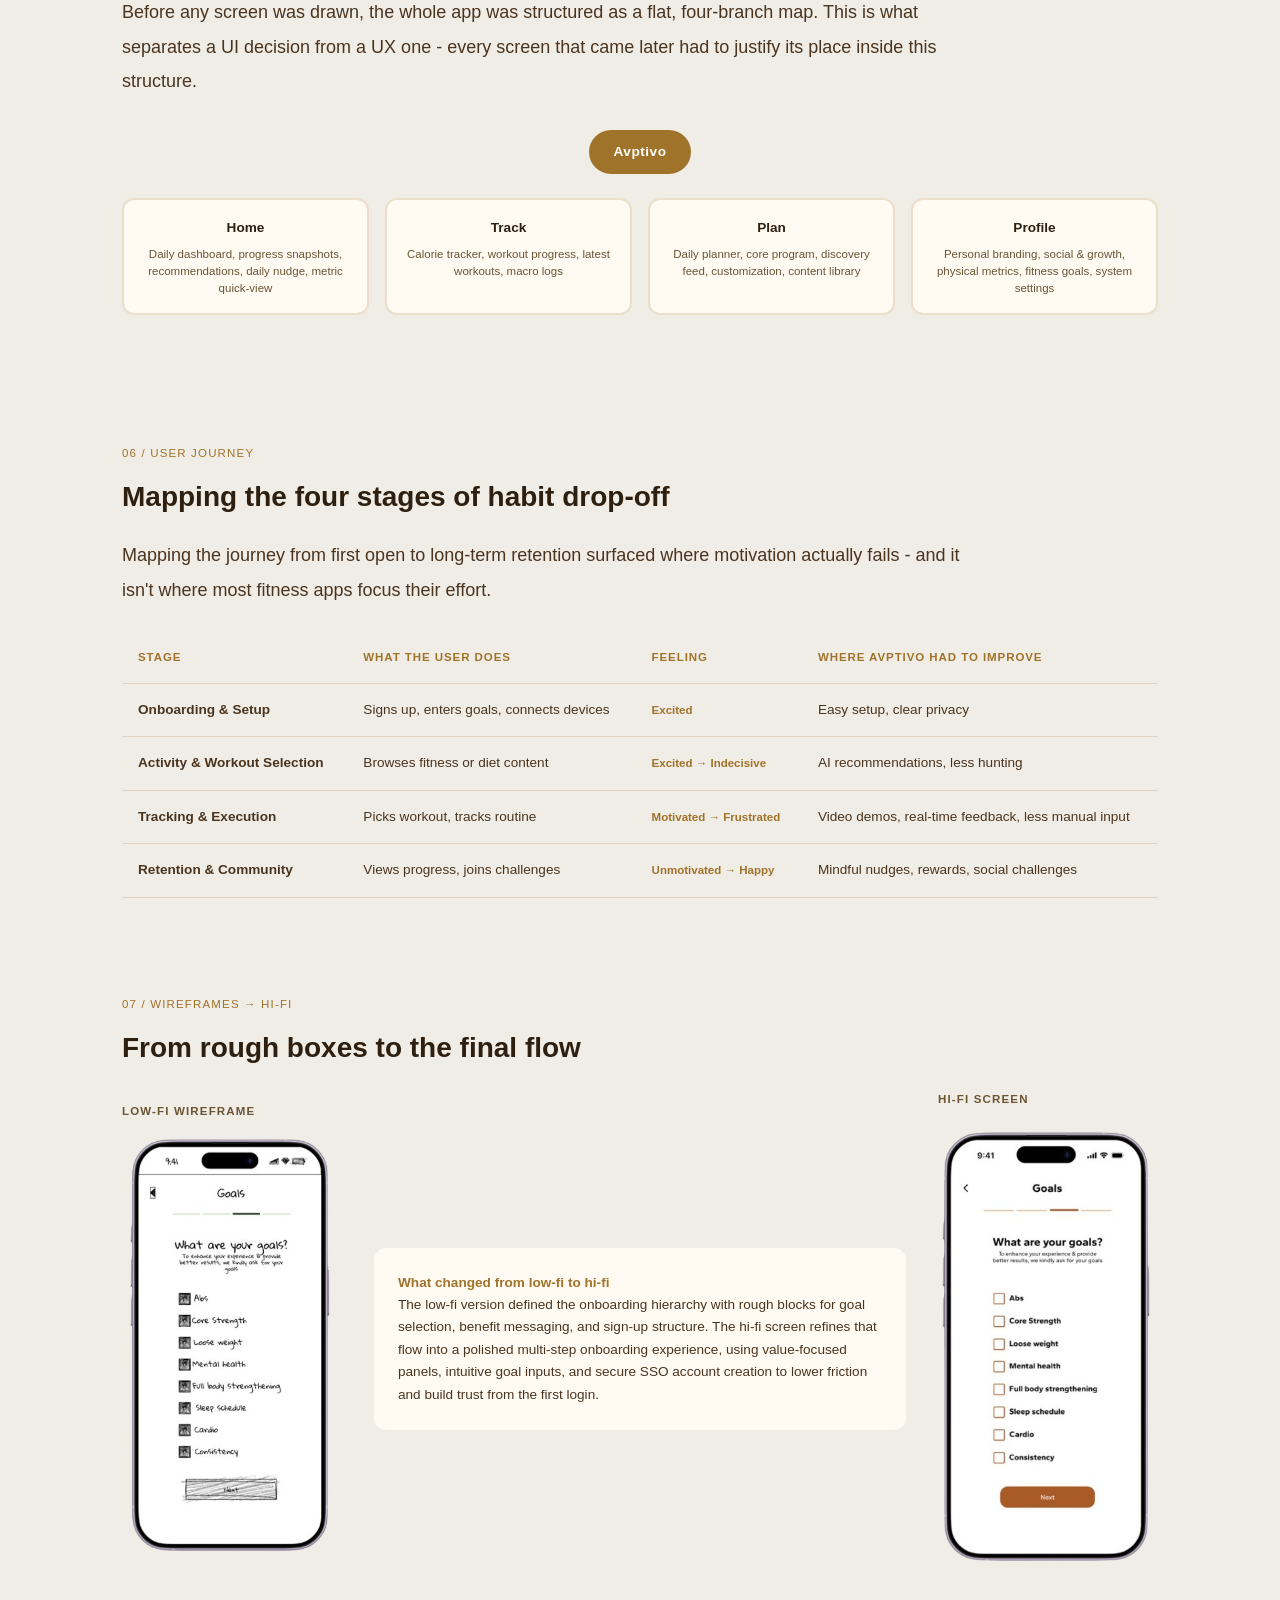
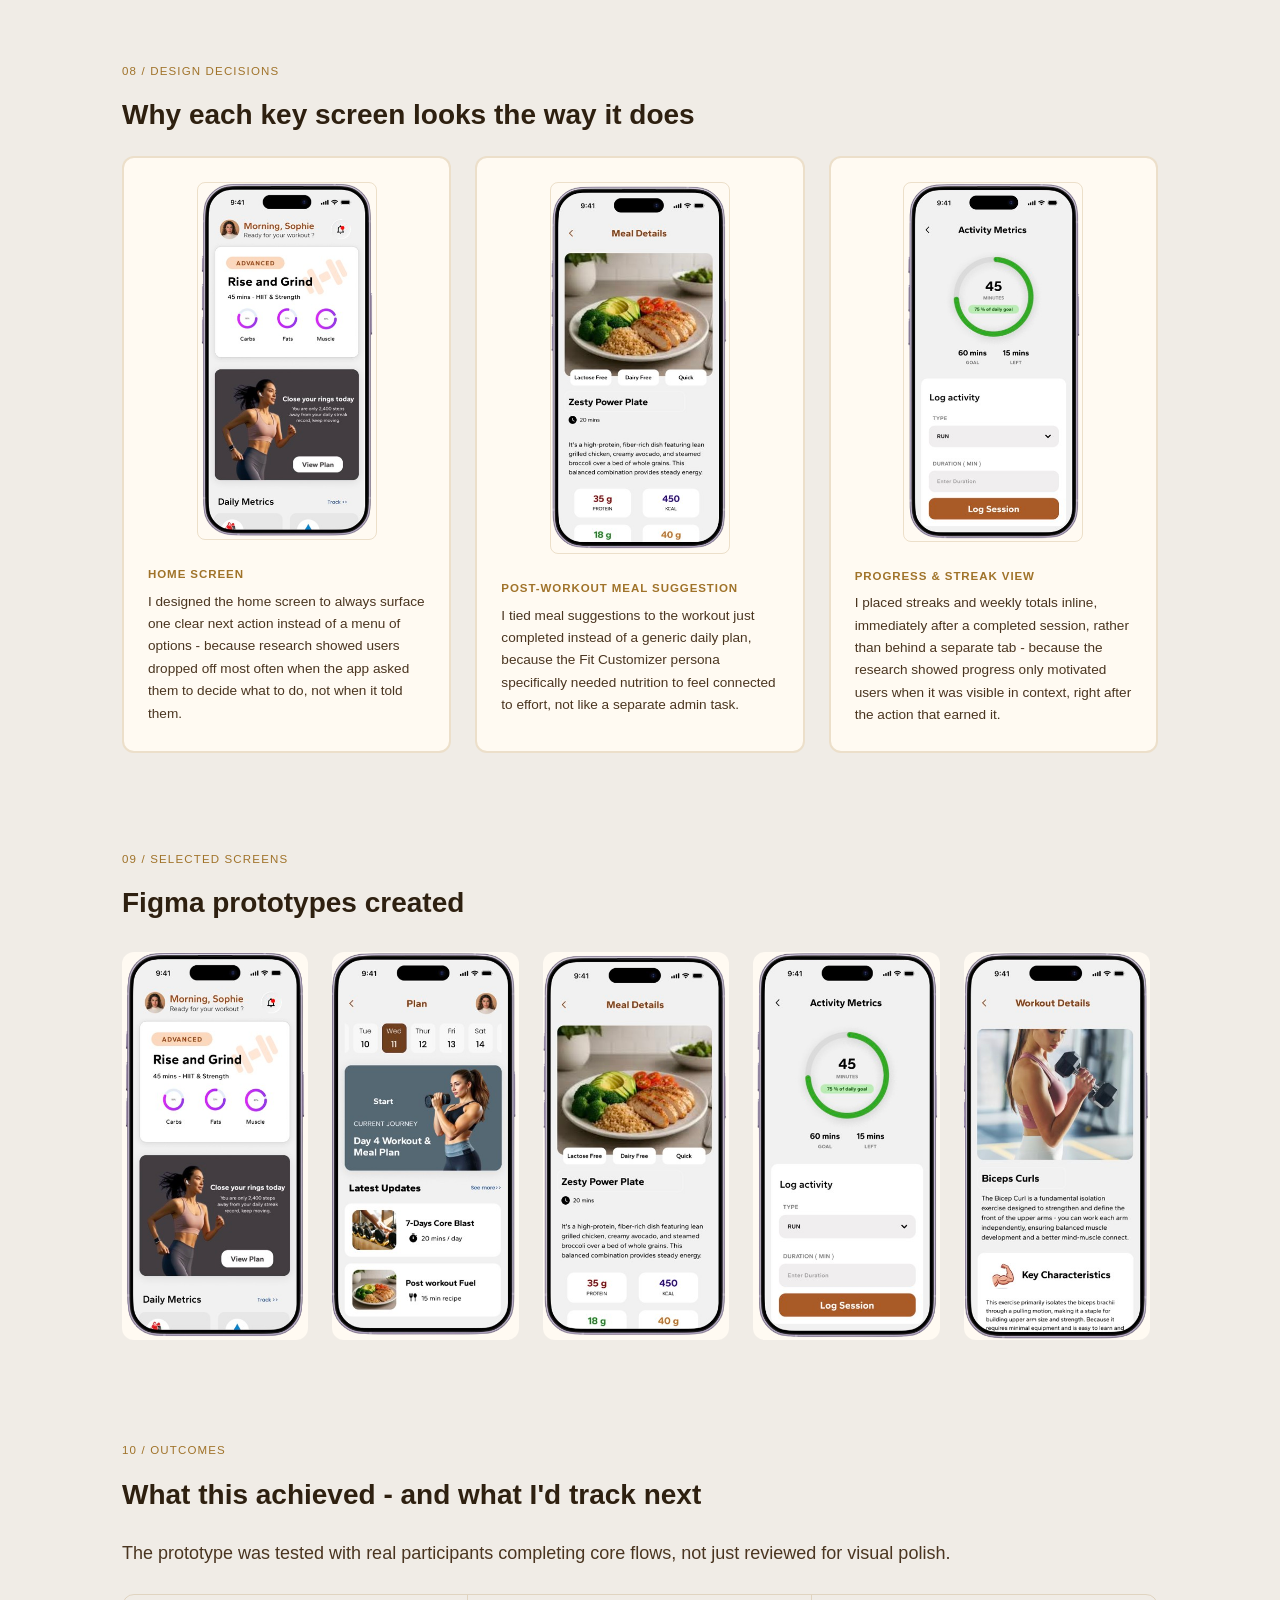
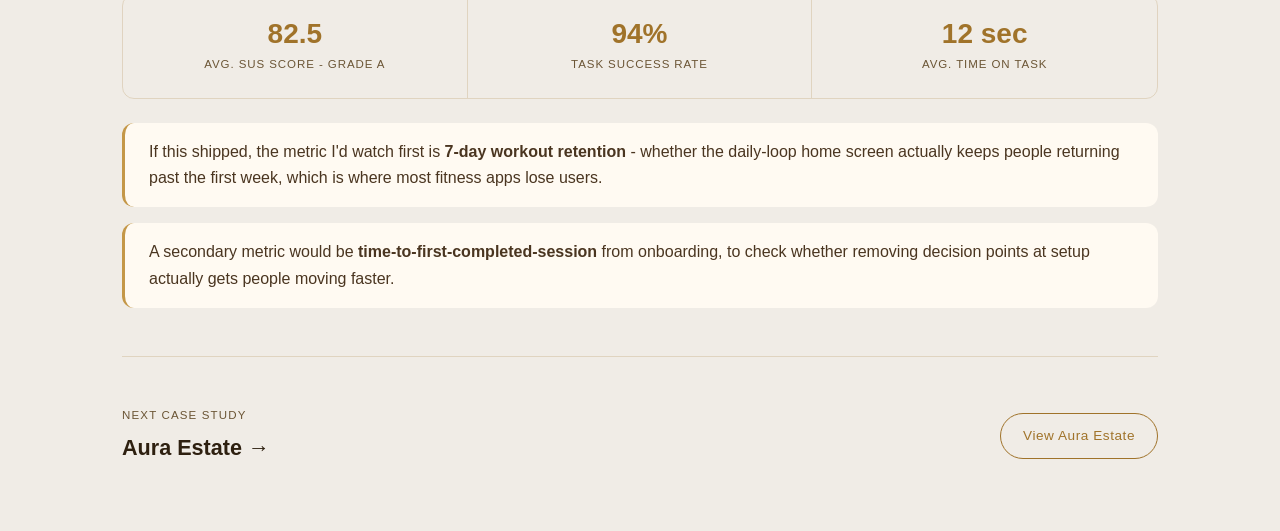
<file: avptivo.html>
﻿<!DOCTYPE html>
<html lang="en">
<head>
  <meta charset="UTF-8" />
  <meta name="viewport" content="width=device-width, initial-scale=1.0" />
  <title>Avptivo Case Study - Ritika Hasani</title>
  <link rel="stylesheet" href="case-study.css" />
</head>
<body>

<!-- ------- TOP BAR ------- -->
<header class="topbar">
  <div class="container topbar-inner">
    <a class="brand" href="index.html">Ritika <span>Hasani</span></a>
    <ul class="topbar-nav">
      <li><a href="index.html#work" class="next-link">Back to Work</a></li>
    </ul>
  </div>
</header>

<main class="container">

  <!-- Hero -->
  <section class="hero reveal">
    <p class="kicker">Fitness and Habit UX</p>
    <h1><span class="case-study-number">03.</span> Avptivo</h1>
    <p>
      Avptivo is a fitness app designed around one belief: people don't quit workouts because they lack motivation,
      they quit because the app gives them too much to decide and too little structure to lean on. This case study
      walks through the research, the structural decisions, and the reasoning behind the screens - not just the screens.
    </p>
    <a class="btn-primary" href="https://www.behance.net/gallery/247810553/Avptivo" target="_blank" rel="noopener noreferrer">
      View Full Case Study on Behance
    </a>
  </section>

  <!-- Stats -->
  <div class="stats-row reveal">
    <div class="stat-cell">
      <div class="stat-val">4 wks</div>
      <div class="stat-label">End to End</div>
    </div>
    <div class="stat-cell">
      <div class="stat-val">4</div>
      <div class="stat-label">User Interviews</div>
    </div>
    <div class="stat-cell">
      <div class="stat-val">82.5</div>
      <div class="stat-label">SUS Score (Grade A)</div>
    </div>
    <div class="stat-cell">
      <div class="stat-val">94%</div>
      <div class="stat-label">Task Success Rate</div>
    </div>
  </div>

  <!-- 01 / Process -->
  <section class="section reveal">
    <p class="section-label">01 / Process</p>
    <h2>How the project actually moved</h2>
    <p class="section-intro">
      Four weeks, three phases, in Figma. I didn't jump to screens - the first two weeks were spent entirely on
      understanding the problem and the people who have it, before a single wireframe existed.
    </p>
    <div class="process-strip">
      <div class="process-step">
        <div class="process-step-num">01</div>
        <div class="process-step-title">Research</div>
        <ul class="process-step-list">
          <li>Problem identification</li>
          <li>Competitive benchmarking</li>
          <li>User personas & maps</li>
          <li>Empathy maps</li>
        </ul>
      </div>
      <div class="process-step">
        <div class="process-step-num">02</div>
        <div class="process-step-title">Strategy</div>
        <ul class="process-step-list">
          <li>How Might We statements</li>
          <li>Feature list</li>
          <li>Product map</li>
          <li>User journey + usability testing</li>
        </ul>
      </div>
      <div class="process-step">
        <div class="process-step-num">03</div>
        <div class="process-step-title">UI Design</div>
        <ul class="process-step-list">
          <li>Wireframe designing</li>
          <li>Design system</li>
          <li>UI assets & components</li>
          <li>Mobile interface</li>
        </ul>
      </div>
    </div>
  </section>

  <!-- 02 / Context -->
  <section class="section reveal">
    <p class="section-label">02 / Context</p>
    <h2>Why people stop showing up</h2>
    <div class="section-text">
      <p>
        Most fitness apps are actually three separate apps stitched together - a workout tracker, a meal logger,
        and a progress dashboard. Users switch between them, lose context, and eventually stop using all of them.
      </p>
      <p>
        Five specific problems came out of early research and shaped everything that followed: a lack of a
        "central hub" left users disorganised about their health goals; fixed workout durations ignored that most
        people only have 15-20 free minutes; charts and graphs were too technical for the average user to read at a
        glance; users felt isolated without any social or accountability layer; and vegetarian or vegan users
        specifically lacked diverse, high-protein meal plans.
      </p>
      <p>
        None of these are UI problems. They're structural ones - which is why the response couldn't just be "nicer
        screens."
      </p>
    </div>
  </section>

  <!-- 03 / Research -->
  <section class="section reveal">
    <p class="section-label">03 / Research</p>
    <h2>What users actually said</h2>
    <p class="section-intro">
      I interviewed four people across different fitness contexts - a college student, a working professional, a
      "fit customizer" focused on diet, and a working student - and mapped each through empathy maps before forming
      any opinion on the solution.
    </p>
    <div class="quote-grid">
      <div class="quote-card">
        <div class="quote-role">College Student &middot; Biggest mental hurdle</div>
        <blockquote>"I want a feature to overcome the initial dread - something like guided warm-ups or beginner challenges to ease into workouts."</blockquote>
      </div>
      <div class="quote-card">
        <div class="quote-role">Working Professional &middot; Support needed when drained</div>
        <blockquote>"I need a flexible workout schedule that adapts to an unpredictable routine, and motivational nudges when I'm feeling drained."</blockquote>
      </div>
      <div class="quote-card">
        <div class="quote-role">Fit Customizer &middot; Essential customization</div>
        <blockquote>"I require extensive dietary customization within the app - specifically robust options for vegetarian meal planning."</blockquote>
      </div>
      <div class="quote-card">
        <div class="quote-role">Working Student &middot; Ideal tracking system</div>
        <blockquote>"I want a simplified, time-saving tracking system with minimal manual input for food logging."</blockquote>
      </div>
    </div>
    <div class="insight-callout">
      <span class="insight-label">The insight</span>
      All four had different lives, but the same underlying ask: remove the decision-making, not just the friction.
      Nobody asked for more features - they asked for fewer choices to make at the moment they were already tired.
    </div>
  </section>

  <!-- 04 / Strategy -->
  <section class="section reveal">
    <p class="section-label">04 / Strategy</p>
    <h2>Reframing the problem before designing the answer</h2>
    <p class="section-intro">
      Benchmarking against NTC, Cult, Fitbit, and Strava showed that most competitors compete on feature count -
      gamified challenges, social feeds, wearable sync - but none of them solved the actual drop-off moment: deciding
      what to do next. That gap became the brief.
    </p>
    <div class="points">
      <div class="point"><strong>How Might We</strong> turn complex biometrics into a simple, intuitive 360&deg; body visual?</div>
      <div class="point"><strong>How Might We</strong> create micro-workouts that keep users consistent even with just 15 minutes?</div>
      <div class="point"><strong>How Might We</strong> use AI to auto-log nutrition from a single photo or quick description?</div>
      <div class="point"><strong>How Might We</strong> build a frictionless daily Metric Hub that encourages effortless progress tracking?</div>
    </div>
  </section>

  <!-- 05 / IA -->
  <section class="section reveal">
    <p class="section-label">05 / Information Architecture</p>
    <h2>One product map, four root sections</h2>
    <p class="section-intro">
      Before any screen was drawn, the whole app was structured as a flat, four-branch map. This is what separates
      a UI decision from a UX one - every screen that came later had to justify its place inside this structure.
    </p>
    <div class="ia-tree">
      <div class="ia-root">
        <div class="ia-root-node">Avptivo</div>
      </div>
      <div class="ia-row">
        <div class="ia-node">
          <div class="ia-node-title">Home</div>
          <div class="ia-node-sub">Daily dashboard, progress snapshots, recommendations, daily nudge, metric quick-view</div>
        </div>
        <div class="ia-node">
          <div class="ia-node-title">Track</div>
          <div class="ia-node-sub">Calorie tracker, workout progress, latest workouts, macro logs</div>
        </div>
        <div class="ia-node">
          <div class="ia-node-title">Plan</div>
          <div class="ia-node-sub">Daily planner, core program, discovery feed, customization, content library</div>
        </div>
        <div class="ia-node">
          <div class="ia-node-title">Profile</div>
          <div class="ia-node-sub">Personal branding, social & growth, physical metrics, fitness goals, system settings</div>
        </div>
      </div>
    </div>
  </section>

  <!-- 06 / Journey -->
  <section class="section reveal">
    <p class="section-label">06 / User Journey</p>
    <h2>Mapping the four stages of habit drop-off</h2>
    <p class="section-intro">
      Mapping the journey from first open to long-term retention surfaced where motivation actually fails - and it
      isn't where most fitness apps focus their effort.
    </p>
    <table class="journey-table">
      <thead>
        <tr>
          <th>Stage</th>
          <th>What the user does</th>
          <th>Feeling</th>
          <th>Where Avptivo had to improve</th>
        </tr>
      </thead>
      <tbody>
        <tr>
          <td><strong>Onboarding & Setup</strong></td>
          <td>Signs up, enters goals, connects devices</td>
          <td><span class="journey-emotion">Excited</span></td>
          <td>Easy setup, clear privacy</td>
        </tr>
        <tr>
          <td><strong>Activity & Workout Selection</strong></td>
          <td>Browses fitness or diet content</td>
          <td><span class="journey-emotion">Excited &rarr; Indecisive</span></td>
          <td>AI recommendations, less hunting</td>
        </tr>
        <tr>
          <td><strong>Tracking & Execution</strong></td>
          <td>Picks workout, tracks routine</td>
          <td><span class="journey-emotion">Motivated &rarr; Frustrated</span></td>
          <td>Video demos, real-time feedback, less manual input</td>
        </tr>
        <tr>
          <td><strong>Retention & Community</strong></td>
          <td>Views progress, joins challenges</td>
          <td><span class="journey-emotion">Unmotivated &rarr; Happy</span></td>
          <td>Mindful nudges, rewards, social challenges</td>
        </tr>
      </tbody>
    </table>
  </section>

  <!-- 07 / Wireframes -->
  <section class="section reveal">
    <p class="section-label">07 / Wireframes &rarr; Hi-Fi</p>
    <h2>From rough boxes to the final flow</h2>
    <div class="wireframe-grid">
      <div class="wireframe-figure">
        <p class="progression-col-label">Low-Fi Wireframe</p>
        <img src="avptivo_8.png" alt="Avptivo low-fidelity wireframe" />
      </div>
      <div class="wireframe-copy">
        <div class="progression-note">
          <strong>What changed from low-fi to hi-fi</strong>
          <p>The low-fi version defined the onboarding hierarchy with rough blocks for goal selection, benefit messaging, and sign-up structure. The hi-fi screen refines that flow into a polished multi-step onboarding experience, using value-focused panels, intuitive goal inputs, and secure SSO account creation to lower friction and build trust from the first login.</p>
        </div>
      </div>
      <div class="wireframe-figure">
        <p class="progression-col-label">Hi-Fi Screen</p>
        <img src="avptivo_9.png" alt="Avptivo high-fidelity onboarding screen" />
      </div>
    </div>
  </section>

  <!-- 08 / Design Decisions -->
  <section class="section reveal">
    <p class="section-label">08 / Design Decisions</p>
    <h2>Why each key screen looks the way it does</h2>
    <div class="decision-grid">
      <div class="decision-card">
        <img src="avptivo_1.png" alt="Avptivo home screen" />
        <div class="decision-text">
          <div class="decision-label">Home Screen</div>
          <p>I designed the home screen to always surface one clear next action instead of a menu of options - because
          research showed users dropped off most often when the app asked them to decide what to do, not when it told them.</p>
        </div>
      </div>
      <div class="decision-card">
        <img src="avptivo_3.png" alt="Avptivo post-workout meal suggestion screen" />
        <div class="decision-text">
          <div class="decision-label">Post-Workout Meal Suggestion</div>
          <p>I tied meal suggestions to the workout just completed instead of a generic daily plan, because the Fit
          Customizer persona specifically needed nutrition to feel connected to effort, not like a separate admin task.</p>
        </div>
      </div>
      <div class="decision-card">
        <img src="avptivo_4.png" alt="Avptivo progress and streak screen" />
        <div class="decision-text">
          <div class="decision-label">Progress & Streak View</div>
          <p>I placed streaks and weekly totals inline, immediately after a completed session, rather than behind a
          separate tab - because the research showed progress only motivated users when it was visible in context, right
          after the action that earned it.</p>
        </div>
      </div>
    </div>
  </section>

  <!-- 09 / Screens -->
  <section class="section reveal">
    <p class="section-label">09 / Selected Screens</p>
    <h2>Figma prototypes created</h2>
    <div class="gallery">
      <img src="avptivo_1.png" alt="Avptivo - home daily loop screen" />
      <img src="avptivo_2.png" alt="Avptivo - workout session screen" />
      <img src="avptivo_3.png" alt="Avptivo - post-workout meal suggestion" />
      <img src="avptivo_4.png" alt="Avptivo - progress and streak view" />
      <img src="avptivo_5.png" alt="Avptivo - nutrition logging" />
      <img src="avptivo_6.png" alt="Avptivo - weekly summary" />
      <img src="avptivo_7.png" alt="Avptivo - onboarding and goal setup" />
    </div>
  </section>

  <!-- 10 / Outcomes -->
  <section class="section reveal">
    <p class="section-label">10 / Outcomes</p>
    <h2>What this achieved - and what I'd track next</h2>
    <p class="section-intro">
      The prototype was tested with real participants completing core flows, not just reviewed for visual polish.
    </p>
    <div class="stats-row" style="margin-bottom: var(--sp-3);">
      <div class="stat-cell">
        <div class="stat-val">82.5</div>
        <div class="stat-label">Avg. SUS Score - Grade A</div>
      </div>
      <div class="stat-cell">
        <div class="stat-val">94%</div>
        <div class="stat-label">Task Success Rate</div>
      </div>
      <div class="stat-cell">
        <div class="stat-val">12 sec</div>
        <div class="stat-label">Avg. Time on Task</div>
      </div>
    </div>
    <div class="points">
      <div class="point">If this shipped, the metric I'd watch first is <strong>7-day workout retention</strong> - whether the daily-loop home screen actually keeps people returning past the first week, which is where most fitness apps lose users.</div>
      <div class="point">A secondary metric would be <strong>time-to-first-completed-session</strong> from onboarding, to check whether removing decision points at setup actually gets people moving faster.</div>
    </div>
  </section>

  <!-- Footer nav -->
  <div class="cs-footer reveal">
    <div>
      <div class="cs-footer-label">Next Case Study</div>
      <div class="cs-footer-title">Aura Estate &rarr;</div>
    </div>
    <a class="btn-primary" href="auraestate.html">View Aura Estate</a>
  </div>

</main>

<script>
  const io = new IntersectionObserver(
    (entries) => {
      entries.forEach((e) => {
        if (e.isIntersecting) {
          e.target.classList.add("visible");
          io.unobserve(e.target);
        }
      });
    },
    { threshold: 0.08 }
  );
  document.querySelectorAll(".reveal").forEach((el) => io.observe(el));

  const currentPage = window.location.pathname.split("/").pop() || "index.html";
  document.querySelectorAll(".topbar-nav a").forEach((link) => {
    if (link.getAttribute("href") === currentPage) link.classList.add("active");
  });
</script>

</body>
</html>
</file>
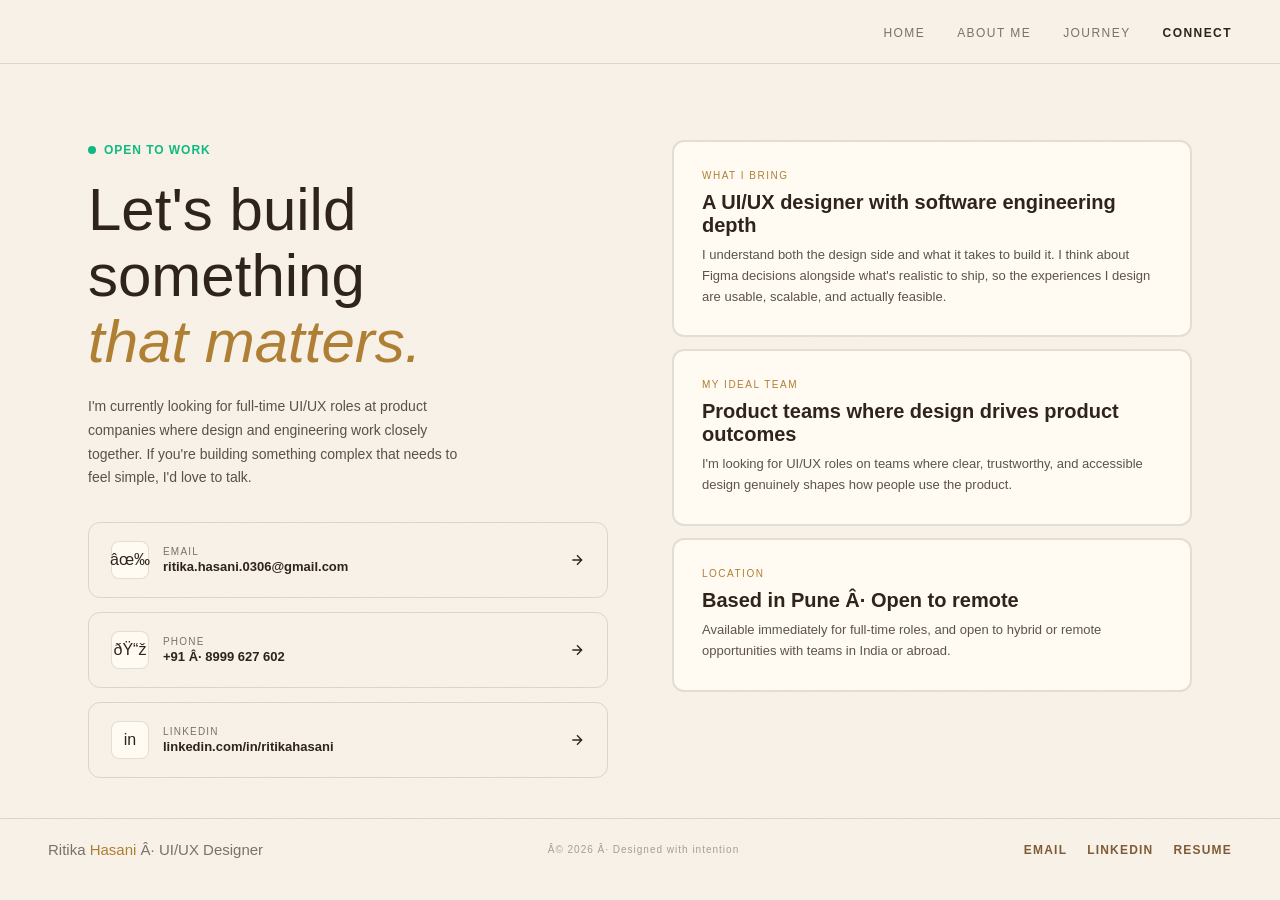
<file: connect.html>
﻿<!DOCTYPE html>
<html lang="en">
<head>
<meta charset="UTF-8" />
<meta name="viewport" content="width=device-width, initial-scale=1.0" />
<title>Let's Connect - Ritika Hasani</title>
<link rel="stylesheet" href="portfolio.css" />
</head>
<body>

<div class="nav-drawer" id="navDrawer">
  <button class="nav-drawer-close" id="drawerClose" aria-label="Close menu">Ã-</button>
  <a href="index.html">Home</a>
  <a href="craft.html">About Me</a>
  <a href="journey.html">Journey</a>
  <a href="connect.html">Connect</a>
</div>

<nav id="nav">
<a href="index.html" class="nav-logo">Ritika <span>Hasani</span></a>
<ul class="nav-links">
<li><a href="index.html">Home</a></li>
<li><a href="craft.html">About Me</a></li>
<li><a href="journey.html">Journey</a></li>
<li><a href="connect.html">Connect</a></li>
</ul>
<button class="nav-hamburger" id="hamburger" aria-label="Open menu">
  <span></span><span></span><span></span>
</button>
</nav>

<section class="section-pad">
<div class="container">
<div class="contact-grid">

<div class="contact-left">
<div class="contact-status-badge"><span class="status-dot"></span>Open to work</div>
<h2 class="contact-heading">Let's build something<br /><em>that matters.</em></h2>
<p class="contact-body">I'm currently looking for full-time UI/UX roles at product companies where design and engineering work closely together. If you're building something complex that needs to feel simple, I'd love to talk.</p>
<div class="contact-links">
<a href="mailto:ritika.hasani.0306@gmail.com" class="contact-link">
<div class="contact-link-icon">âœ‰</div>
<div class="contact-link-text"><div class="contact-link-label">Email</div><div class="contact-link-value">ritika.hasani.0306@gmail.com</div></div>
<svg width="16" height="16" fill="none" stroke="currentColor" stroke-width="2" viewBox="0 0 24 24"><path d="M5 12h14M12 5l7 7-7 7" /></svg>
</a>
<a href="tel:+918999627602" class="contact-link">
<div class="contact-link-icon">ðŸ“ž</div>
<div class="contact-link-text"><div class="contact-link-label">Phone</div><div class="contact-link-value">+91 Â· 8999 627 602</div></div>
<svg width="16" height="16" fill="none" stroke="currentColor" stroke-width="2" viewBox="0 0 24 24"><path d="M5 12h14M12 5l7 7-7 7" /></svg>
</a>
<a href="https://www.linkedin.com/in/ritika-hasani-b477501a9" class="contact-link" target="_blank" rel="noopener noreferrer">
<div class="contact-link-icon">in</div>
<div class="contact-link-text"><div class="contact-link-label">LinkedIn</div><div class="contact-link-value">linkedin.com/in/ritikahasani</div></div>
<svg width="16" height="16" fill="none" stroke="currentColor" stroke-width="2" viewBox="0 0 24 24"><path d="M5 12h14M12 5l7 7-7 7" /></svg>
</a>
</div>
</div>

<div class="contact-right reveal reveal-delay-2">
<div class="contact-offer">
<div class="contact-offer-label">What I bring</div>
<div class="contact-offer-title">A UI/UX designer with software engineering depth</div>
<div class="contact-offer-body">I understand both the design side and what it takes to build it. I think about Figma decisions alongside what's realistic to ship, so the experiences I design are usable, scalable, and actually feasible.</div>
</div>
<div class="contact-offer">
<div class="contact-offer-label">My ideal team</div>
<div class="contact-offer-title">Product teams where design drives product outcomes</div>
<div class="contact-offer-body">I'm looking for UI/UX roles on teams where clear, trustworthy, and accessible design genuinely shapes how people use the product.</div>
</div>
<div class="contact-offer">
<div class="contact-offer-label">Location</div>
<div class="contact-offer-title">Based in Pune Â· Open to remote</div>
<div class="contact-offer-body">Available immediately for full-time roles, and open to hybrid or remote opportunities with teams in India or abroad.</div>
</div>
</div>

</div>
</div>
</section>

<footer>
<div class="footer-brand">Ritika <span>Hasani</span> Â· UI/UX Designer</div>
<div class="footer-copy">Â© 2026 Â· Designed with intention</div>
<div class="footer-links">
<a href="mailto:ritika.hasani.0306@gmail.com" class="footer-link">EMAIL</a>
<a href="https://www.linkedin.com/in/ritika-hasani-b477501a9" target="_blank" rel="noopener noreferrer" class="footer-link">LINKEDIN</a>
<a href="https://drive.google.com/file/d/1jQTm82M6nO2d1zzShyqM012E-N16LjZa/view?usp=sharing" target="_blank" rel="noopener noreferrer" class="footer-text-link">RESUME</a>
</div>
</footer>

<script>
const hamburger   = document.getElementById('hamburger');
const drawer      = document.getElementById('navDrawer');
const drawerClose = document.getElementById('drawerClose');
function openDrawer()  { hamburger.classList.add('open'); drawer.classList.add('open'); document.body.style.overflow = 'hidden'; }
function closeDrawer() { hamburger.classList.remove('open'); drawer.classList.remove('open'); document.body.style.overflow = ''; }
hamburger.addEventListener('click', openDrawer);
drawerClose.addEventListener('click',    closeDrawer);
drawerClose.addEventListener('touchend', function(e){ e.preventDefault(); closeDrawer(); });
drawer.querySelectorAll('a').forEach(a => a.addEventListener('click', closeDrawer));

const nav = document.getElementById('nav');
const navLogo = document.querySelector('.nav-logo');
const footerEl = document.querySelector('footer');
function updateLogo() {
  nav.classList.toggle('scrolled', window.scrollY > 60);
  navLogo.classList.toggle('hidden', footerEl && window.scrollY + window.innerHeight > footerEl.offsetTop);
}
window.addEventListener('scroll', updateLogo);
updateLogo();

const cur = window.location.pathname.split('/').pop() || 'index.html';
document.querySelectorAll('.nav-links a, #navDrawer a').forEach(l => l.classList.toggle('active', l.getAttribute('href') === cur));

const io = new IntersectionObserver(entries => {
  entries.forEach(e => { if (e.isIntersecting) { e.target.classList.add('visible'); io.unobserve(e.target); } });
}, { threshold: 0.1 });
document.querySelectorAll('.reveal').forEach(el => io.observe(el));
</script>
</body>
</html>
</file>
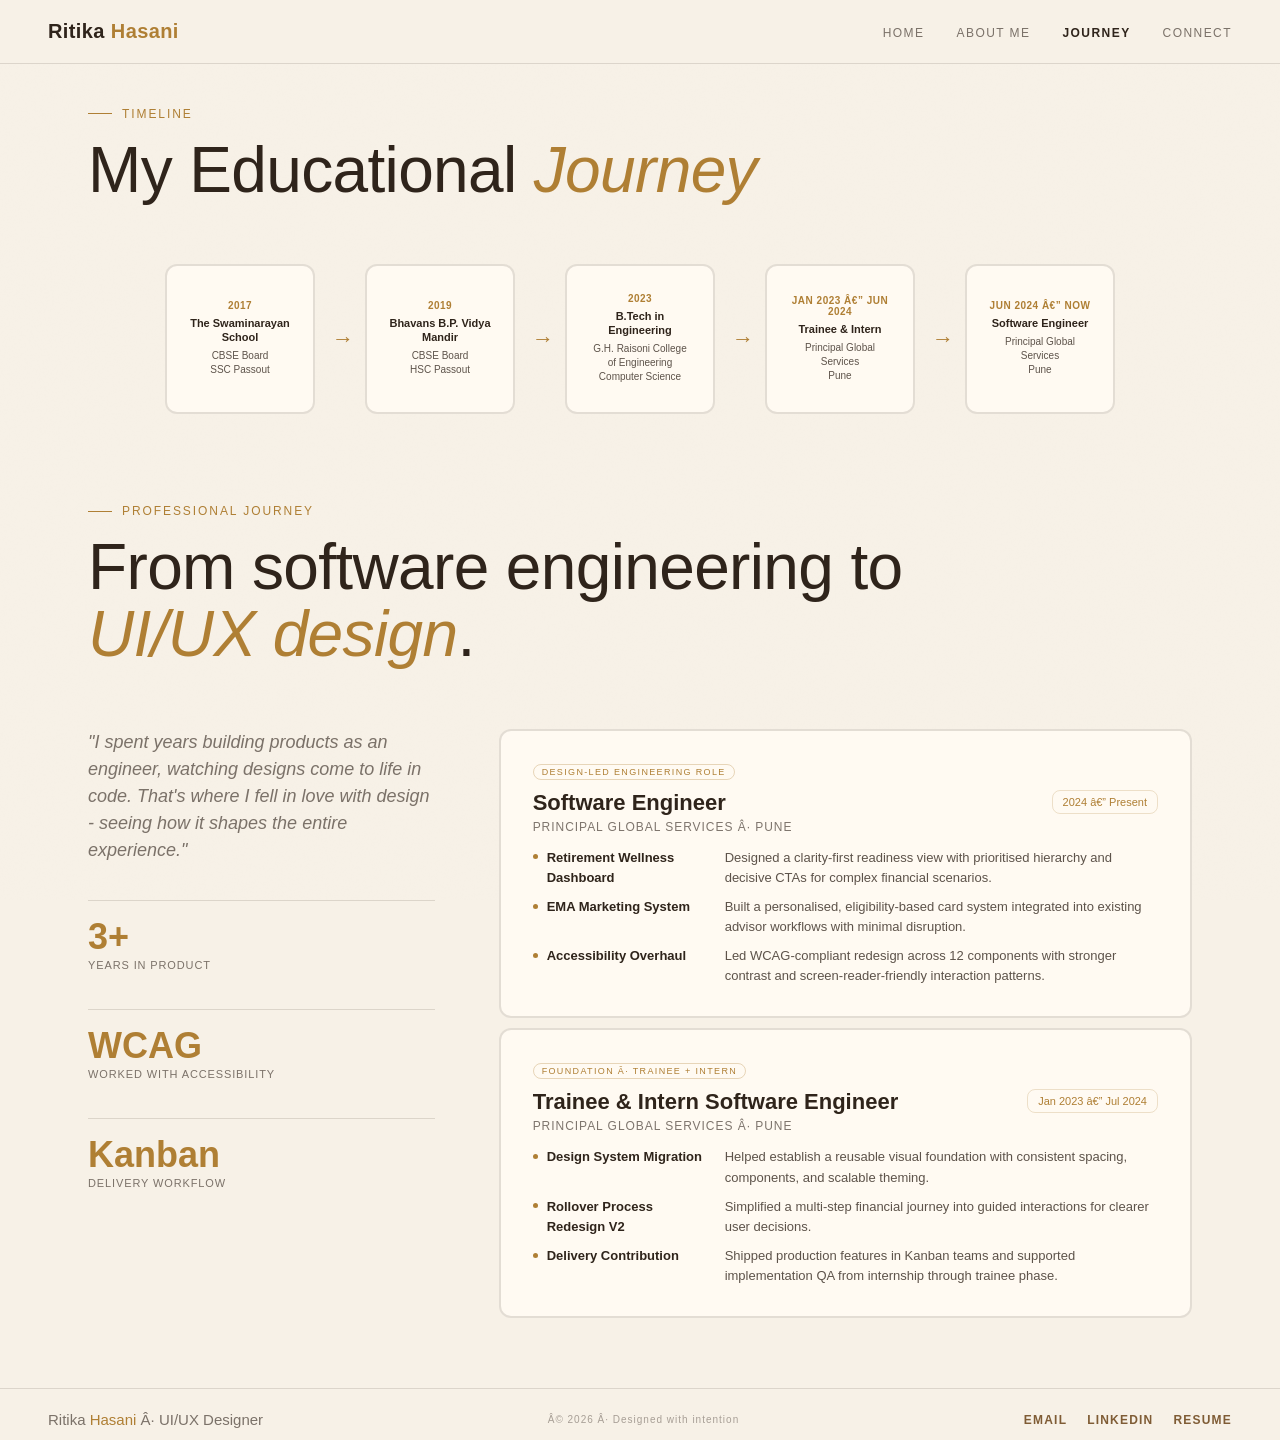
<file: journey.html>
﻿<!DOCTYPE html>
<html lang="en">
<head>
<meta charset="UTF-8" />
<meta name="viewport" content="width=device-width, initial-scale=1.0" />
<title>Professional Journey - Ritika Hasani</title>
<link rel="stylesheet" href="portfolio.css" />
</head>
<body>

<div class="nav-drawer" id="navDrawer">
  <button class="nav-drawer-close" id="drawerClose" aria-label="Close menu">Ã-</button>
  <a href="index.html">Home</a>
  <a href="craft.html">About Me</a>
  <a href="journey.html">Journey</a>
  <a href="connect.html">Connect</a>
</div>

<nav id="nav">
<a href="index.html" class="nav-logo">Ritika <span>Hasani</span></a>
<ul class="nav-links">
<li><a href="index.html">Home</a></li>
<li><a href="craft.html">About Me</a></li>
<li><a href="journey.html">Journey</a></li>
<li><a href="connect.html">Connect</a></li>
</ul>
<button class="nav-hamburger" id="hamburger" aria-label="Open menu">
  <span></span><span></span><span></span>
</button>
</nav>

<!-- Timeline -->
<section class="section-pad">
<div class="container">
<div class="section-header reveal">
<div class="section-tag">Timeline</div>
<h2 class="section-title">My Educational <em>Journey</em></h2>
</div>
<div class="education-timeline reveal reveal-delay-1">
<div class="timeline-block">
<div class="timeline-year">2017</div>
<div class="timeline-title">The Swaminarayan School</div>
<div class="timeline-sub">CBSE Board<br/>SSC Passout</div>
</div>
<div class="timeline-block">
<div class="timeline-year">2019</div>
<div class="timeline-title">Bhavans B.P. Vidya Mandir</div>
<div class="timeline-sub">CBSE Board<br/>HSC Passout</div>
</div>
<div class="timeline-block">
<div class="timeline-year">2023</div>
<div class="timeline-title">B.Tech in Engineering</div>
<div class="timeline-sub">G.H. Raisoni College<br/>of Engineering<br/>Computer Science</div>
</div>
<div class="timeline-block">
<div class="timeline-year">Jan 2023 â€” Jun 2024</div>
<div class="timeline-title">Trainee &amp; Intern</div>
<div class="timeline-sub">Principal Global Services<br/>Pune</div>
</div>
<div class="timeline-block">
<div class="timeline-year">Jun 2024 â€” Now</div>
<div class="timeline-title">Software Engineer</div>
<div class="timeline-sub">Principal Global Services<br/>Pune</div>
</div>
</div>
</div>
</section>

<!-- Professional Journey -->
<section class="section-pad">
<div class="container">
<div class="section-header reveal">
<div class="section-tag">Professional Journey</div>
<h2 class="section-title">From software engineering to<br /><em>UI/UX design</em>.</h2>
</div>
<div class="exp-layout">
<div class="exp-sidebar reveal">
<p class="exp-sidebar-title">"I spent years building products as an engineer, watching designs come to life in code. That's where I fell in love with design - seeing how it shapes the entire experience."</p>
<div class="exp-quick-stats">
<div class="exp-stat"><div class="exp-stat-num">3+</div><div class="exp-stat-label">Years in Product</div></div>
<div class="exp-stat"><div class="exp-stat-num">WCAG</div><div class="exp-stat-label">Worked with Accessibility</div></div>
<div class="exp-stat"><div class="exp-stat-num">Kanban</div><div class="exp-stat-label">Delivery Workflow</div></div>
</div>
</div>
<div class="exp-timeline">
<div class="exp-entry reveal">
<div class="exp-design-label">Design-led Engineering Role</div>
<div class="exp-entry-header">
<div><div class="exp-role">Software Engineer</div><div class="exp-company">Principal Global Services Â· Pune</div></div>
<div class="exp-dates">2024 â€” Present</div>
</div>
<ul class="exp-highlights">
<li><strong>Retirement Wellness Dashboard</strong><span>Designed a clarity-first readiness view with prioritised hierarchy and decisive CTAs for complex financial scenarios.</span></li>
<li><strong>EMA Marketing System</strong><span>Built a personalised, eligibility-based card system integrated into existing advisor workflows with minimal disruption.</span></li>
<li><strong>Accessibility Overhaul</strong><span>Led WCAG-compliant redesign across 12 components with stronger contrast and screen-reader-friendly interaction patterns.</span></li>
</ul>
</div>
<div class="exp-entry reveal reveal-delay-1">
<div class="exp-design-label">Foundation Â· Trainee + Intern</div>
<div class="exp-entry-header">
<div><div class="exp-role">Trainee &amp; Intern Software Engineer</div><div class="exp-company">Principal Global Services Â· Pune</div></div>
<div class="exp-dates">Jan 2023 â€” Jul 2024</div>
</div>
<ul class="exp-highlights">
<li><strong>Design System Migration</strong><span>Helped establish a reusable visual foundation with consistent spacing, components, and scalable theming.</span></li>
<li><strong>Rollover Process Redesign V2</strong><span>Simplified a multi-step financial journey into guided interactions for clearer user decisions.</span></li>
<li><strong>Delivery Contribution</strong><span>Shipped production features in Kanban teams and supported implementation QA from internship through trainee phase.</span></li>
</ul>
</div>
</div>
</div>
</div>
</section>

<footer>
<div class="footer-brand">Ritika <span>Hasani</span> Â· UI/UX Designer</div>
<div class="footer-copy">Â© 2026 Â· Designed with intention</div>
<div class="footer-links">
<a href="mailto:ritika.hasani.0306@gmail.com" class="footer-link">EMAIL</a>
<a href="https://www.linkedin.com/in/ritika-hasani-b477501a9" target="_blank" rel="noopener noreferrer" class="footer-link">LINKEDIN</a>
<a href="https://drive.google.com/file/d/1jQTm82M6nO2d1zzShyqM012E-N16LjZa/view?usp=sharing" target="_blank" rel="noopener noreferrer" class="footer-text-link">RESUME</a>
</div>
</footer>

<script>
const hamburger   = document.getElementById('hamburger');
const drawer      = document.getElementById('navDrawer');
const drawerClose = document.getElementById('drawerClose');
function openDrawer()  { hamburger.classList.add('open'); drawer.classList.add('open'); document.body.style.overflow = 'hidden'; }
function closeDrawer() { hamburger.classList.remove('open'); drawer.classList.remove('open'); document.body.style.overflow = ''; }
hamburger.addEventListener('click', openDrawer);
drawerClose.addEventListener('click',    closeDrawer);
drawerClose.addEventListener('touchend', function(e){ e.preventDefault(); closeDrawer(); });
drawer.querySelectorAll('a').forEach(a => a.addEventListener('click', closeDrawer));

const nav = document.getElementById('nav');
const navLogo = document.querySelector('.nav-logo');
const footerEl = document.querySelector('footer');
function updateLogo() {
  nav.classList.toggle('scrolled', window.scrollY > 60);
  navLogo.classList.toggle('hidden', footerEl && window.scrollY + window.innerHeight > footerEl.offsetTop);
}
window.addEventListener('scroll', updateLogo);
updateLogo();

const cur = window.location.pathname.split('/').pop() || 'index.html';
document.querySelectorAll('.nav-links a, #navDrawer a').forEach(l => l.classList.toggle('active', l.getAttribute('href') === cur));

const io = new IntersectionObserver(entries => {
  entries.forEach(e => { if (e.isIntersecting) { e.target.classList.add('visible'); io.unobserve(e.target); } });
}, { threshold: 0.1 });
document.querySelectorAll('.reveal').forEach(el => io.observe(el));
</script>
</body>
</html>
</file>
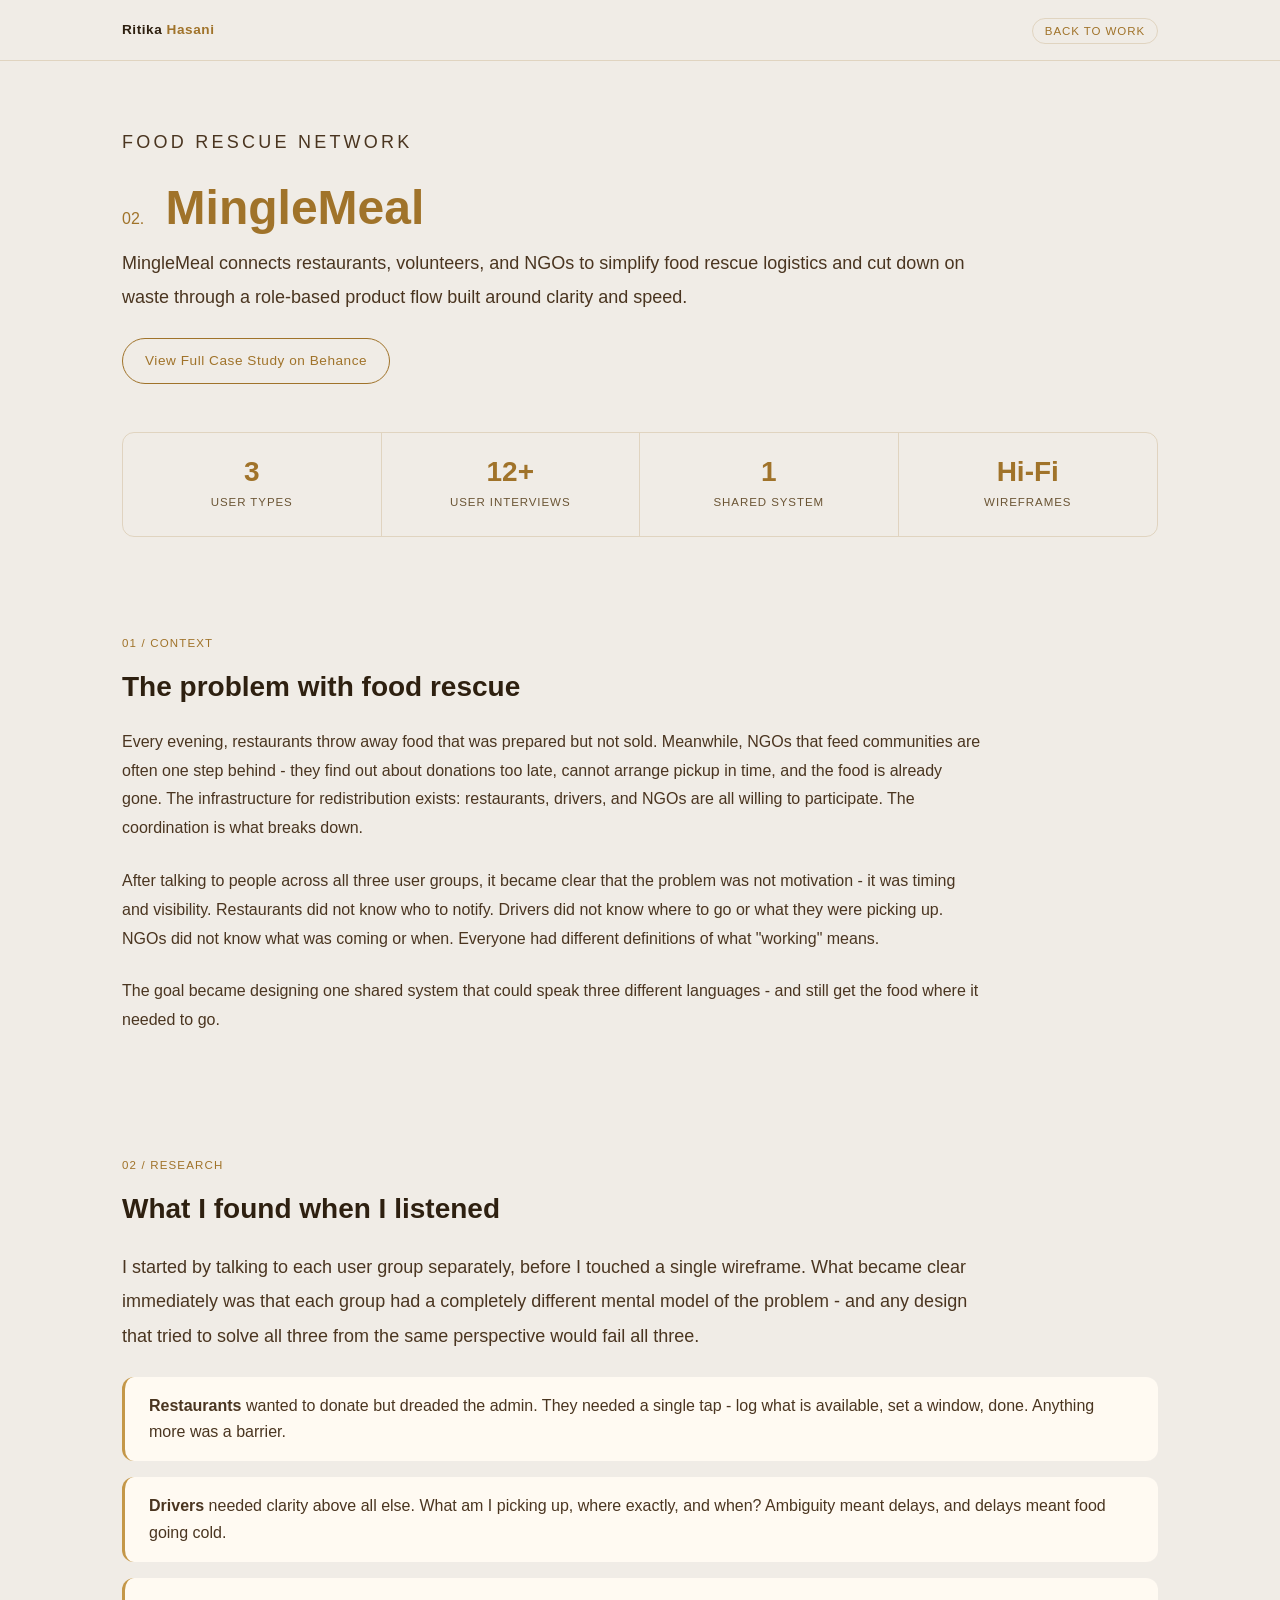
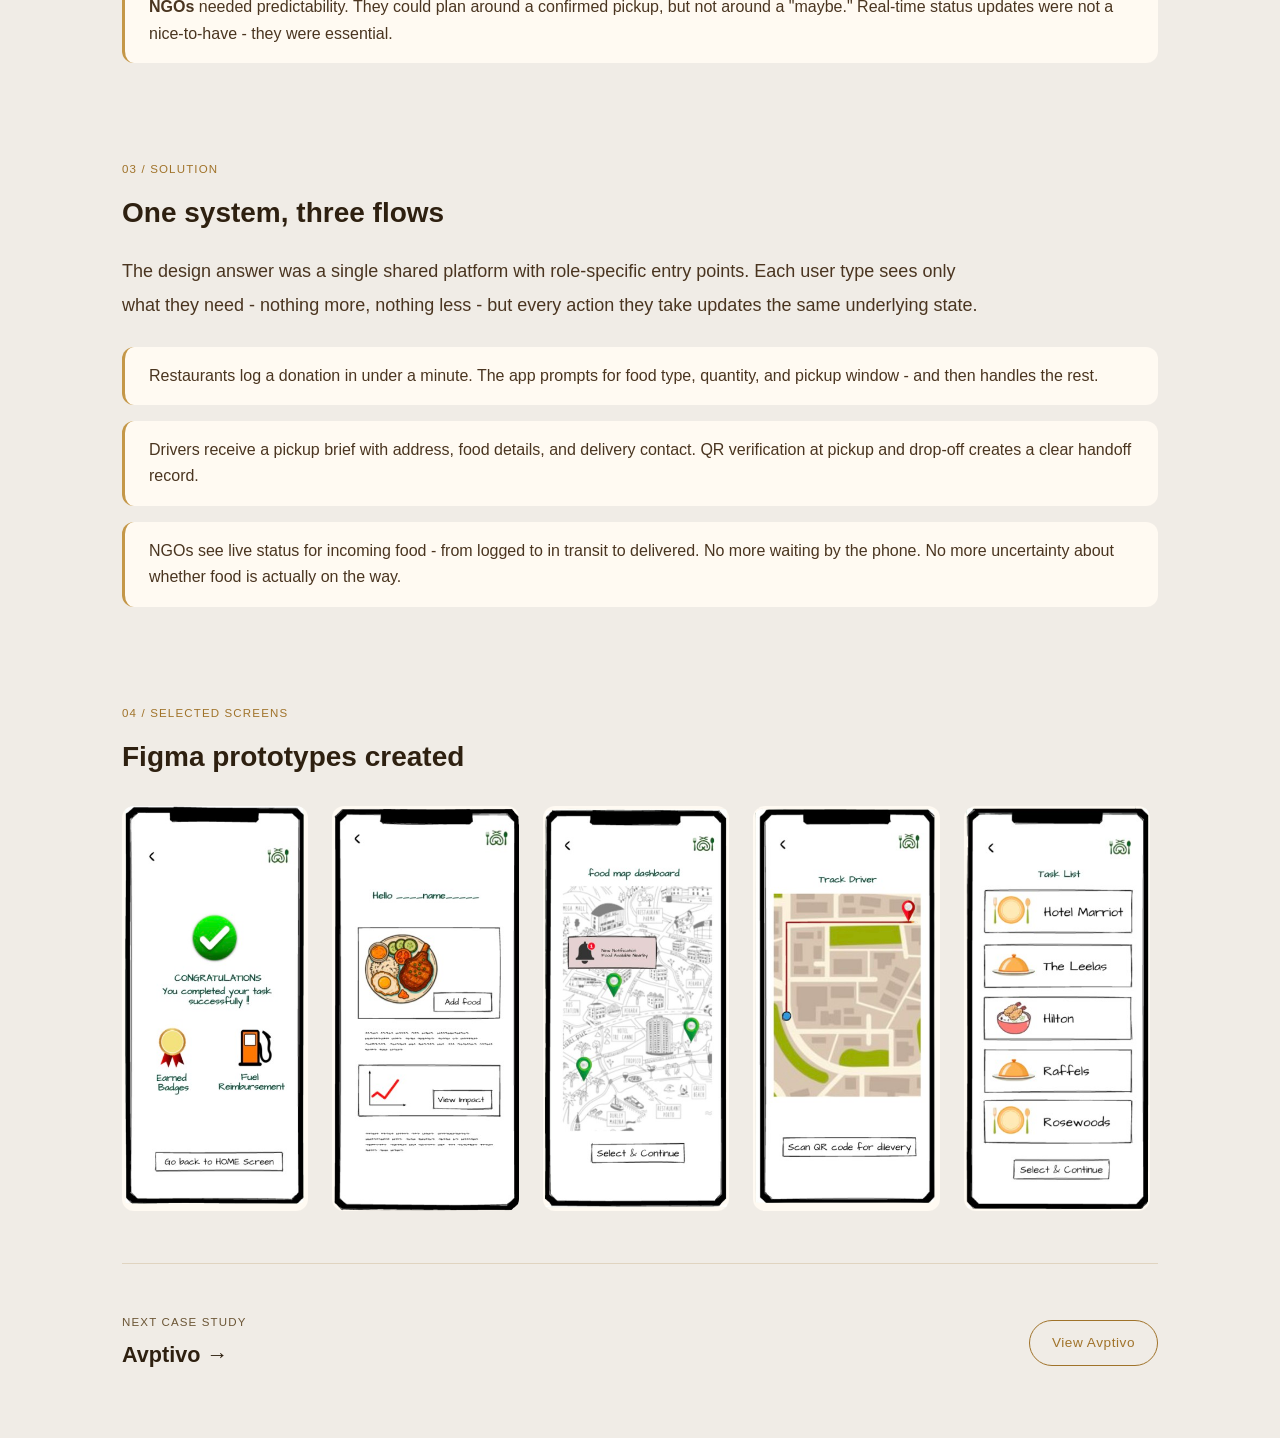
<file: minglemeal.html>
﻿<!DOCTYPE html>
<html lang="en">
<head>
  <meta charset="UTF-8" />
  <meta name="viewport" content="width=device-width, initial-scale=1.0" />
  <title>MingleMeal Case Study - Ritika Hasani</title>
  <link rel="stylesheet" href="case-study.css" />
</head>
<body>

<!-- ------- TOP BAR ------- -->
<header class="topbar">
  <div class="container topbar-inner">
    <a class="brand" href="index.html">Ritika <span>Hasani</span></a>
    <ul class="topbar-nav">
      <li><a href="index.html#work" class="next-link">Back to Work</a></li>
    </ul>
  </div>
</header>

<main class="container">

  <!-- Hero -->
  <section class="hero reveal">
    <p class="kicker">Food Rescue Network</p>
    <h1><span class="case-study-number">02.</span> MingleMeal</h1>
    <p>
      MingleMeal connects restaurants, volunteers, and NGOs to simplify food rescue logistics and cut down on waste
      through a role-based product flow built around clarity and speed.
    </p>
    <a class="btn-primary" href="https://www.behance.net/gallery/241672603/MingleMeal" target="_blank" rel="noopener noreferrer">
      View Full Case Study on Behance
    </a>
  </section>

  <!-- Stats -->
  <div class="stats-row reveal">
    <div class="stat-cell">
      <div class="stat-val">3</div>
      <div class="stat-label">User Types</div>
    </div>
    <div class="stat-cell">
      <div class="stat-val">12+</div>
      <div class="stat-label">User Interviews</div>
    </div>
    <div class="stat-cell">
      <div class="stat-val">1</div>
      <div class="stat-label">Shared System</div>
    </div>
    <div class="stat-cell">
      <div class="stat-val">Hi-Fi</div>
      <div class="stat-label">Wireframes</div>
    </div>
  </div>

  <!-- 01 / Context -->
  <section class="section reveal">
    <p class="section-label">01 / Context</p>
    <h2>The problem with food rescue</h2>
    <div class="section-text">
      <p>
        Every evening, restaurants throw away food that was prepared but not sold. Meanwhile, NGOs that feed communities
        are often one step behind - they find out about donations too late, cannot arrange pickup in time, and the food
        is already gone. The infrastructure for redistribution exists: restaurants, drivers, and NGOs are all willing to
        participate. The coordination is what breaks down.
      </p>
      <p>
        After talking to people across all three user groups, it became clear that the problem was not motivation - it
        was timing and visibility. Restaurants did not know who to notify. Drivers did not know where to go or what
        they were picking up. NGOs did not know what was coming or when. Everyone had different definitions of what
        "working" means.
      </p>
      <p>
        The goal became designing one shared system that could speak three different languages - and still get the food
        where it needed to go.
      </p>
    </div>
  </section>

  <!-- 02 / Research -->
  <section class="section reveal">
    <p class="section-label">02 / Research</p>
    <h2>What I found when I listened</h2>
    <p class="section-intro">
      I started by talking to each user group separately, before I touched a single wireframe. What became clear
      immediately was that each group had a completely different mental model of the problem - and any design that tried
      to solve all three from the same perspective would fail all three.
    </p>
    <div class="points">
      <div class="point"><strong>Restaurants</strong> wanted to donate but dreaded the admin. They needed a single tap - log what is available, set a window, done. Anything more was a barrier.</div>
      <div class="point"><strong>Drivers</strong> needed clarity above all else. What am I picking up, where exactly, and when? Ambiguity meant delays, and delays meant food going cold.</div>
      <div class="point"><strong>NGOs</strong> needed predictability. They could plan around a confirmed pickup, but not around a "maybe." Real-time status updates were not a nice-to-have - they were essential.</div>
    </div>
  </section>

  <!-- 03 / The Solution -->
  <section class="section reveal">
    <p class="section-label">03 / Solution</p>
    <h2>One system, three flows</h2>
    <p class="section-intro">
      The design answer was a single shared platform with role-specific entry points. Each user type sees only what they
      need - nothing more, nothing less - but every action they take updates the same underlying state.
    </p>
    <div class="points">
      <div class="point">Restaurants log a donation in under a minute. The app prompts for food type, quantity, and pickup window - and then handles the rest.</div>
      <div class="point">Drivers receive a pickup brief with address, food details, and delivery contact. QR verification at pickup and drop-off creates a clear handoff record.</div>
      <div class="point">NGOs see live status for incoming food - from logged to in transit to delivered. No more waiting by the phone. No more uncertainty about whether food is actually on the way.</div>
    </div>
  </section>

  <!-- 04 / Screens -->
  <section class="section reveal">
    <p class="section-label">04 / Selected Screens</p>
    <h2>Figma prototypes created</h2>
    <div class="gallery">
      <img src="minglemeal_1.png" alt="MingleMeal - restaurant donation screen" />
      <img src="minglemeal_2.png" alt="MingleMeal - driver pickup brief" />
      <img src="minglemeal_3.png" alt="MingleMeal - QR verification flow" />
      <img src="minglemeal_4.png" alt="MingleMeal - NGO live status dashboard" />
      <img src="minglemeal_5.png" alt="MingleMeal - delivery confirmation" />
      <img src="minglemeal_6.png" alt="MingleMeal - notifications and updates" />
    </div>
  </section>

  <!-- Footer nav -->
  <div class="cs-footer reveal">
    <div>
      <div class="cs-footer-label">Next Case Study</div>
      <div class="cs-footer-title">Avptivo &rarr;</div>
    </div>
    <a class="btn-primary" href="avptivo.html">View Avptivo</a>
  </div>

</main>

<script>
  const io = new IntersectionObserver(
    (entries) => {
      entries.forEach((e) => {
        if (e.isIntersecting) {
          e.target.classList.add("visible");
          io.unobserve(e.target);
        }
      });
    },
    { threshold: 0.08 }
  );
  document.querySelectorAll(".reveal").forEach((el) => io.observe(el));

  const currentPage = window.location.pathname.split("/").pop() || "index.html";
  document.querySelectorAll(".topbar-nav a").forEach((link) => {
    if (link.getAttribute("href") === currentPage) link.classList.add("active");
  });
</script>

</body>
</html>
</file>
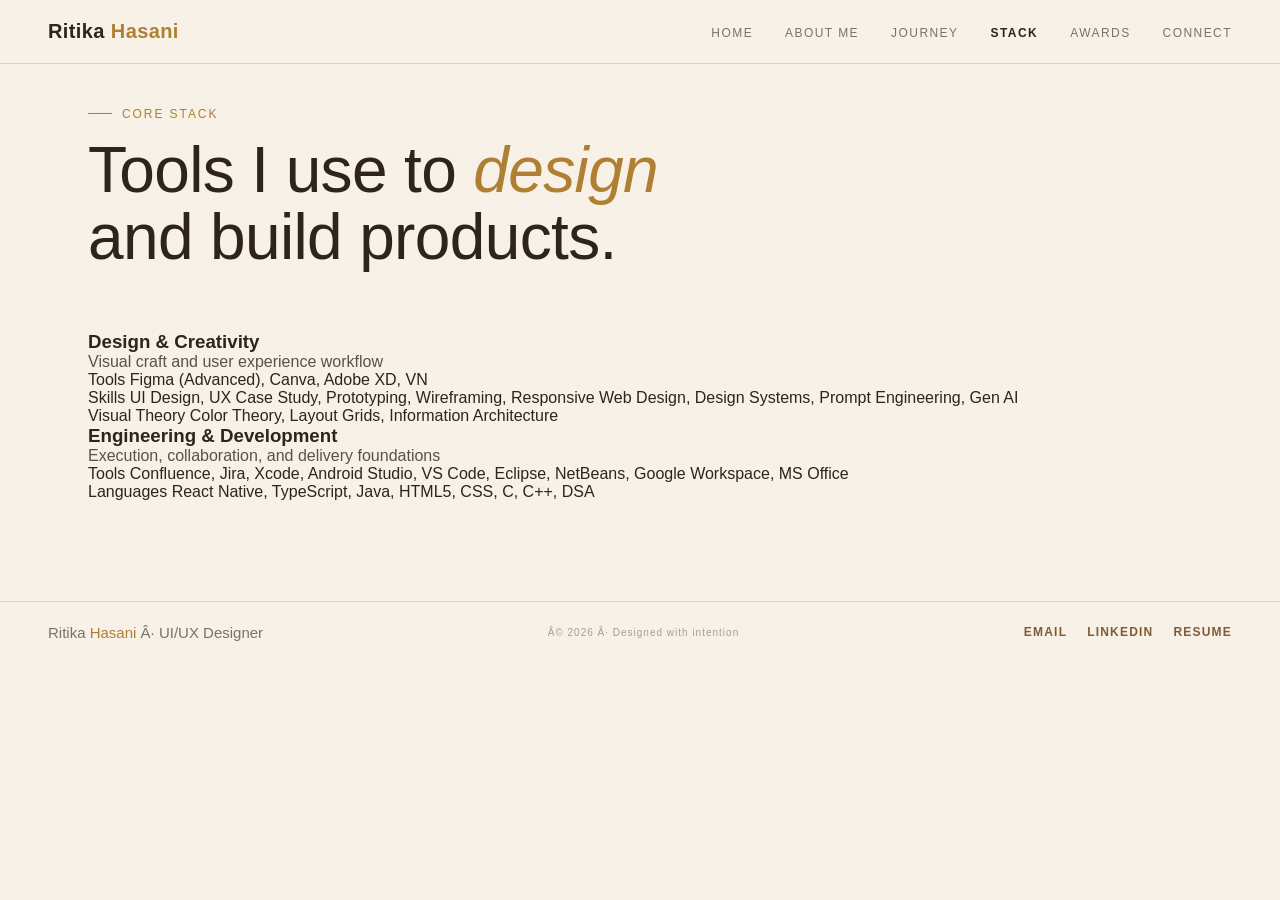
<file: stack.html>
﻿<!DOCTYPE html>
<html lang="en">
  <head>
    <meta charset="UTF-8" />
    <meta name="viewport" content="width=device-width, initial-scale=1.0" />
    <title>Core Stack - Ritika Hasani</title>
    <link rel="stylesheet" href="portfolio.css" />
  </head>
  <body>
    <!-- â•â•â•â•â•â•â• NAV â•â•â•â•â•â•â• -->
    <nav id="nav">
      <a href="index.html" class="nav-logo">Ritika <span>Hasani</span></a>
      <ul class="nav-links">
        <li><a href="index.html">Home</a></li>
        <li><a href="craft.html">About Me</a></li>
        <li><a href="journey.html">Journey</a></li>
        <li><a href="stack.html">Stack</a></li>
        <li><a href="awards.html">Awards</a></li>
        <li><a href="connect.html">Connect</a></li>
      </ul>
    </nav>

    <!-- â•â•â•â•â•â•â• TOOLS â•â•â•â•â•â•â• -->
    <section class="section-pad">
      <div class="container">
        <div class="section-header reveal">
          <div class="section-tag">Core Stack</div>
          <h2 class="section-title">
            Tools I use to <em>design</em><br />and build products.
          </h2>
        </div>
        <div class="stack-tabs reveal">
          <article class="stack-tab">
            <div class="stack-tab-head">
              <h3>Design & Creativity</h3>
              <p>Visual craft and user experience workflow</p>
            </div>
            <div class="stack-chip-grid">
              <div class="stack-chip">
                <span class="stack-chip-label">Tools</span>
                <span class="stack-chip-copy"
                  >Figma (Advanced), Canva, Adobe XD, VN</span
                >
              </div>
              <div class="stack-chip">
                <span class="stack-chip-label">Skills</span>
                <span class="stack-chip-copy"
                  >UI Design, UX Case Study, Prototyping, Wireframing, Responsive Web Design, Design Systems, Prompt Engineering, Gen AI</span
                >
              </div>
              <div class="stack-chip">
                <span class="stack-chip-label">Visual Theory</span>
                <span class="stack-chip-copy"
                  >Color Theory, Layout Grids, Information Architecture</span
                >
              </div>
            </div>
          </article>
          <article class="stack-tab">
            <div class="stack-tab-head">
              <h3>Engineering & Development</h3>
              <p>Execution, collaboration, and delivery foundations</p>
            </div>
            <div class="stack-chip-grid">
              <div class="stack-chip">
                <span class="stack-chip-label">Tools</span>
                <span class="stack-chip-copy"
                  >Confluence, Jira, Xcode, Android Studio, VS Code, Eclipse, NetBeans, Google Workspace, MS Office</span
                >
              </div>
              <div class="stack-chip">
                <span class="stack-chip-label">Languages</span>
                <span class="stack-chip-copy"
                  >React Native, TypeScript, Java, HTML5, CSS, C, C++, DSA</span
                >
              </div>
            </div>
          </article>
        </div>
      </div>
    </section>

    <!-- â•â•â•â•â•â•â• FOOTER â•â•â•â•â•â•â• -->
    <footer>
      <div class="footer-brand">
        Ritika <span>Hasani</span> Â· UI/UX Designer
      </div>
      <div class="footer-copy">Â© 2026 Â· Designed with intention</div>
      <div class="footer-links">
        <a href="mailto:ritika.hasani.0306@gmail.com" class="footer-link">EMAIL</a>
        <a href="https://www.linkedin.com/in/ritika-hasani-b477501a9" target="_blank" rel="noopener noreferrer" class="footer-link">LINKEDIN</a>
        <a href="https://drive.google.com/file/d/1xRbjM-YlccKc3PoMZjt7O5ifokO0vY9r/view?usp=sharing" target="_blank" rel="noopener noreferrer" class="footer-text-link">RESUME</a>
      </div>
    </footer>

    <script>
      const nav = document.getElementById("nav");
      const navLogo = document.querySelector(".nav-logo");

      window.addEventListener("scroll", () => {
        nav.classList.toggle("scrolled", window.scrollY > 60);
        navLogo.style.opacity = "1";
        navLogo.style.pointerEvents = "auto";
      });

      const revealEls = document.querySelectorAll(".reveal");
      const io = new IntersectionObserver(
        (entries) => {
          entries.forEach((e) => {
            if (e.isIntersecting) {
              e.target.classList.add("visible");
              io.unobserve(e.target);
            }
          });
        },
        { threshold: 0.12 },
      );
      revealEls.forEach((el) => io.observe(el));

      // Set active nav link
      const setActiveNav = () => {
        const currentPage = window.location.pathname.split('/').pop() || 'index.html';
        const navLinks = document.querySelectorAll('.nav-links a');
        navLinks.forEach(link => {
          link.classList.remove('active');
          if (link.getAttribute('href') === currentPage) {
            link.classList.add('active');
          }
        });
      };
      setActiveNav();
    </script>
  </body>
</html>
</file>
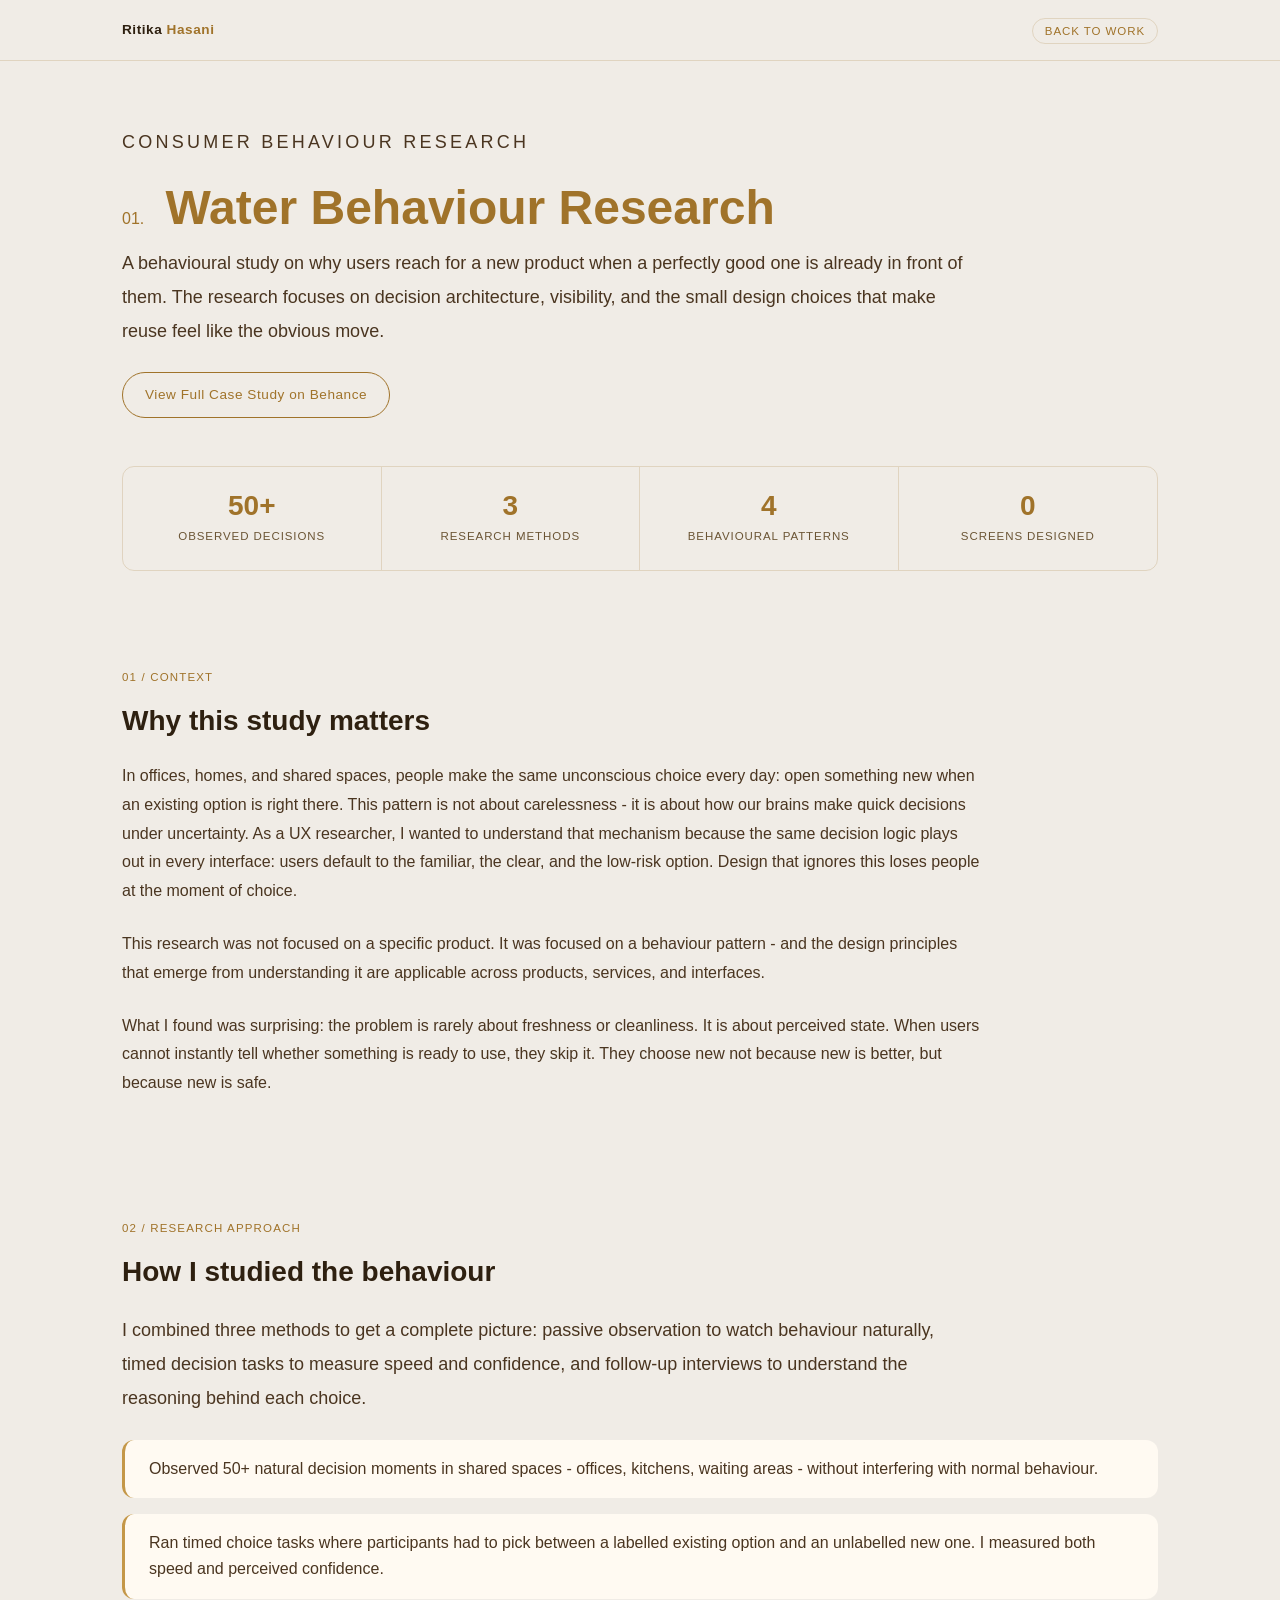
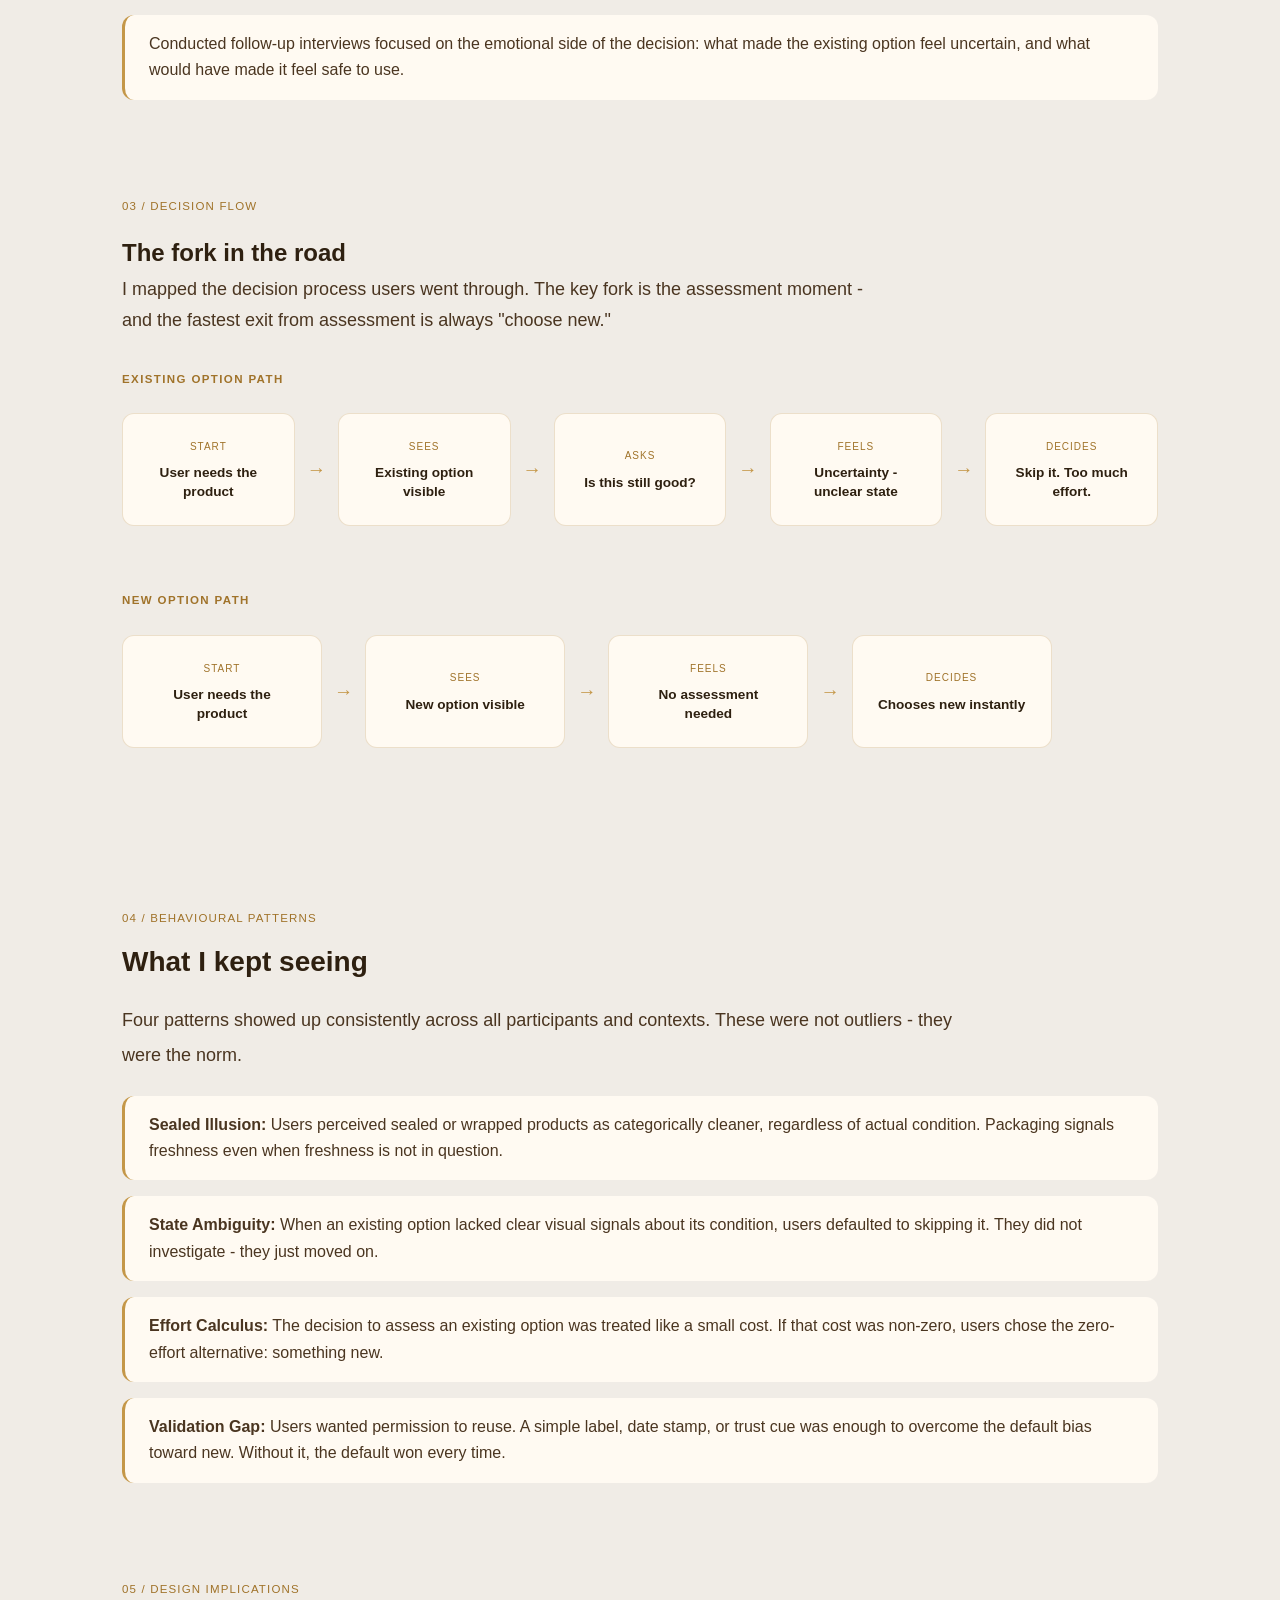
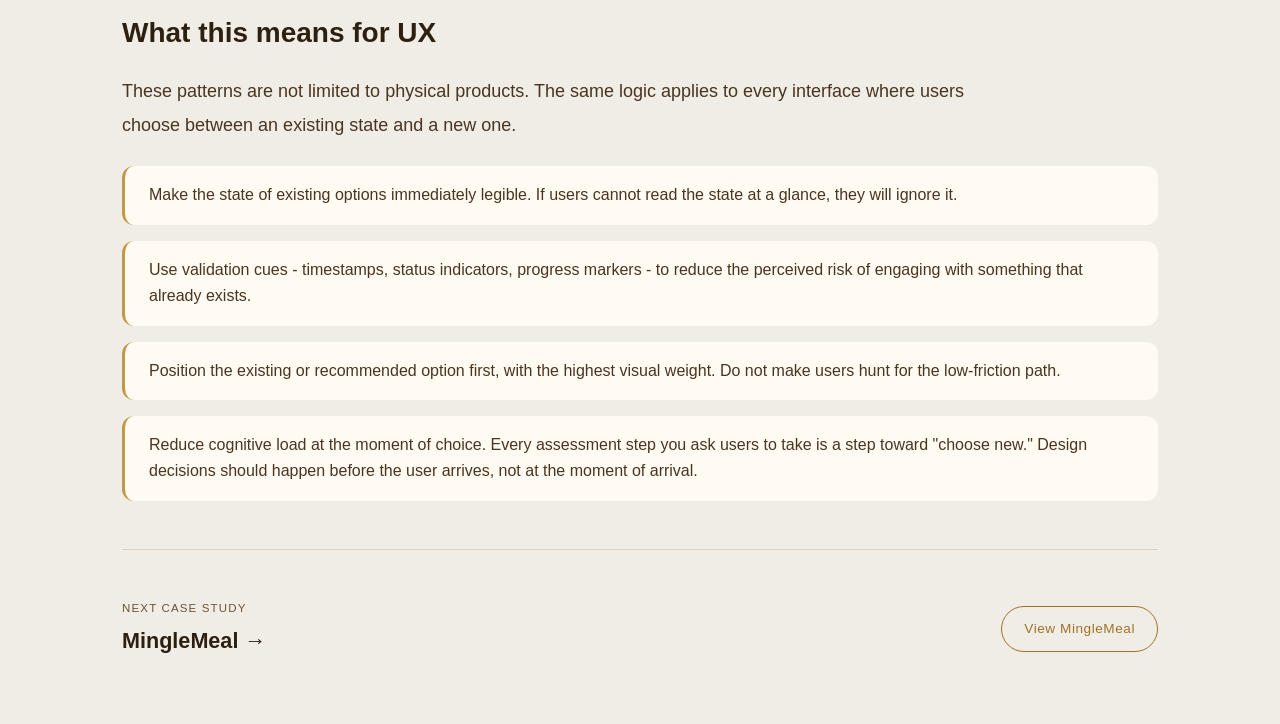
<file: water-behaviour.html>
﻿<!DOCTYPE html>
<html lang="en">
<head>
  <meta charset="UTF-8" />
  <meta name="viewport" content="width=device-width, initial-scale=1.0" />
  <title>Water Behaviour Research - Ritika Hasani</title>
  <link rel="stylesheet" href="case-study.css" />
</head>
<body>

<!-- ------- TOP BAR ------- -->
<header class="topbar">
  <div class="container topbar-inner">
    <a class="brand" href="index.html">Ritika <span>Hasani</span></a>
    <ul class="topbar-nav">
      <li><a href="index.html#work" class="next-link">Back to Work</a></li>
    </ul>
  </div>
</header>

<main class="container">

  <!-- Hero -->
  <section class="hero reveal">
    <p class="kicker">Consumer Behaviour Research</p>
    <h1><span class="case-study-number">01.</span> Water Behaviour Research</h1>
    <p>
      A behavioural study on why users reach for a new product when a perfectly good one is already in front of them.
      The research focuses on decision architecture, visibility, and the small design choices that make reuse feel like the obvious move.
    </p>
    <a class="btn-primary" href="https://www.behance.net/gallery/249539001/UX-Case-Study-Water-behaviour-research" target="_blank" rel="noopener noreferrer">
      View Full Case Study on Behance
    </a>
  </section>

  <!-- Stats -->
  <div class="stats-row reveal">
    <div class="stat-cell">
      <div class="stat-val">50+</div>
      <div class="stat-label">Observed Decisions</div>
    </div>
    <div class="stat-cell">
      <div class="stat-val">3</div>
      <div class="stat-label">Research Methods</div>
    </div>
    <div class="stat-cell">
      <div class="stat-val">4</div>
      <div class="stat-label">Behavioural Patterns</div>
    </div>
    <div class="stat-cell">
      <div class="stat-val">0</div>
      <div class="stat-label">Screens Designed</div>
    </div>
  </div>

  <!-- 01 / Context -->
  <section class="section reveal">
    <p class="section-label">01 / Context</p>
    <h2>Why this study matters</h2>
    <div class="section-text">
      <p>
        In offices, homes, and shared spaces, people make the same unconscious choice every day: open something new when
        an existing option is right there. This pattern is not about carelessness - it is about how our brains make quick
        decisions under uncertainty. As a UX researcher, I wanted to understand that mechanism because the same decision
        logic plays out in every interface: users default to the familiar, the clear, and the low-risk option. Design that
        ignores this loses people at the moment of choice.
      </p>
      <p>
        This research was not focused on a specific product. It was focused on a behaviour pattern - and the design
        principles that emerge from understanding it are applicable across products, services, and interfaces.
      </p>
      <p>
        What I found was surprising: the problem is rarely about freshness or cleanliness. It is about perceived state.
        When users cannot instantly tell whether something is ready to use, they skip it. They choose new not because
        new is better, but because new is safe.
      </p>
    </div>
  </section>

  <!-- 02 / Research Approach -->
  <section class="section reveal">
    <p class="section-label">02 / Research Approach</p>
    <h2>How I studied the behaviour</h2>
    <p class="section-intro">
      I combined three methods to get a complete picture: passive observation to watch behaviour naturally, timed
      decision tasks to measure speed and confidence, and follow-up interviews to understand the reasoning behind each choice.
    </p>
    <div class="points">
      <div class="point">Observed 50+ natural decision moments in shared spaces - offices, kitchens, waiting areas - without interfering with normal behaviour.</div>
      <div class="point">Ran timed choice tasks where participants had to pick between a labelled existing option and an unlabelled new one. I measured both speed and perceived confidence.</div>
      <div class="point">Conducted follow-up interviews focused on the emotional side of the decision: what made the existing option feel uncertain, and what would have made it feel safe to use.</div>
    </div>
  </section>

  <!-- 03 / Decision Flow -->
  <section class="flow-section reveal">
    <p class="section-label">03 / Decision Flow</p>
    <h2>The fork in the road</h2>
    <p class="flow-intro">
      I mapped the decision process users went through. The key fork is the assessment moment - and the fastest exit
      from assessment is always "choose new."
    </p>

    <div class="flow-group">
      <p class="flow-group-label">Existing Option Path</p>
      <div class="flow-row">
        <div class="flow-step">
          <div class="flow-step-label">Start</div>
          <div class="flow-step-text">User needs the product</div>
        </div>
        <div class="flow-arrow">&rarr;</div>
        <div class="flow-step">
          <div class="flow-step-label">Sees</div>
          <div class="flow-step-text">Existing option visible</div>
        </div>
        <div class="flow-arrow">&rarr;</div>
        <div class="flow-step">
          <div class="flow-step-label">Asks</div>
          <div class="flow-step-text">Is this still good?</div>
        </div>
        <div class="flow-arrow">&rarr;</div>
        <div class="flow-step">
          <div class="flow-step-label">Feels</div>
          <div class="flow-step-text">Uncertainty - unclear state</div>
        </div>
        <div class="flow-arrow">&rarr;</div>
        <div class="flow-step">
          <div class="flow-step-label">Decides</div>
          <div class="flow-step-text">Skip it. Too much effort.</div>
        </div>
      </div>
    </div>

    <div class="flow-group">
      <p class="flow-group-label">New Option Path</p>
      <div class="flow-row">
        <div class="flow-step">
          <div class="flow-step-label">Start</div>
          <div class="flow-step-text">User needs the product</div>
        </div>
        <div class="flow-arrow">&rarr;</div>
        <div class="flow-step">
          <div class="flow-step-label">Sees</div>
          <div class="flow-step-text">New option visible</div>
        </div>
        <div class="flow-arrow">&rarr;</div>
        <div class="flow-step">
          <div class="flow-step-label">Feels</div>
          <div class="flow-step-text">No assessment needed</div>
        </div>
        <div class="flow-arrow">&rarr;</div>
        <div class="flow-step">
          <div class="flow-step-label">Decides</div>
          <div class="flow-step-text">Chooses new instantly</div>
        </div>
      </div>
    </div>
  </section>

  <!-- 04 / Behavioural Patterns -->
  <section class="section reveal">
    <p class="section-label">04 / Behavioural Patterns</p>
    <h2>What I kept seeing</h2>
    <p class="section-intro">
      Four patterns showed up consistently across all participants and contexts. These were not outliers - they were the norm.
    </p>
    <div class="points">
      <div class="point"><strong>Sealed Illusion:</strong> Users perceived sealed or wrapped products as categorically cleaner, regardless of actual condition. Packaging signals freshness even when freshness is not in question.</div>
      <div class="point"><strong>State Ambiguity:</strong> When an existing option lacked clear visual signals about its condition, users defaulted to skipping it. They did not investigate - they just moved on.</div>
      <div class="point"><strong>Effort Calculus:</strong> The decision to assess an existing option was treated like a small cost. If that cost was non-zero, users chose the zero-effort alternative: something new.</div>
      <div class="point"><strong>Validation Gap:</strong> Users wanted permission to reuse. A simple label, date stamp, or trust cue was enough to overcome the default bias toward new. Without it, the default won every time.</div>
    </div>
  </section>

  <!-- 05 / Design Implications -->
  <section class="section reveal">
    <p class="section-label">05 / Design Implications</p>
    <h2>What this means for UX</h2>
    <p class="section-intro">
      These patterns are not limited to physical products. The same logic applies to every interface where users choose
      between an existing state and a new one.
    </p>
    <div class="points">
      <div class="point">Make the state of existing options immediately legible. If users cannot read the state at a glance, they will ignore it.</div>
      <div class="point">Use validation cues - timestamps, status indicators, progress markers - to reduce the perceived risk of engaging with something that already exists.</div>
      <div class="point">Position the existing or recommended option first, with the highest visual weight. Do not make users hunt for the low-friction path.</div>
      <div class="point">Reduce cognitive load at the moment of choice. Every assessment step you ask users to take is a step toward "choose new." Design decisions should happen before the user arrives, not at the moment of arrival.</div>
    </div>
  </section>

  <!-- Footer nav -->
  <div class="cs-footer reveal">
    <div>
      <div class="cs-footer-label">Next Case Study</div>
      <div class="cs-footer-title">MingleMeal &rarr;</div>
    </div>
    <a class="btn-primary" href="minglemeal.html">View MingleMeal</a>
  </div>

</main>

<script>
  const io = new IntersectionObserver(
    (entries) => {
      entries.forEach((e) => {
        if (e.isIntersecting) {
          e.target.classList.add("visible");
          io.unobserve(e.target);
        }
      });
    },
    { threshold: 0.08 }
  );
  document.querySelectorAll(".reveal").forEach((el) => io.observe(el));

  // Mark active nav link
  const currentPage = window.location.pathname.split("/").pop() || "index.html";
  document.querySelectorAll(".topbar-nav a").forEach((link) => {
    if (link.getAttribute("href") === currentPage) link.classList.add("active");
  });
</script>

</body>
</html>
</file>
<file: portfolio.css>
/* ═══════════════════════════════════════════
   RESET & TOKENS
═══════════════════════════════════════════ */
*,
*::before,
*::after {
  box-sizing: border-box;
  margin: 0;
  padding: 0;
}
html { scroll-behavior: smooth; }

:root {
  --bg: #f7f1e7;
  --bg2: #f1e7d9;
  --surface: #fffaf2;
  --border: rgba(71, 56, 41, 0.15);
  --border-bright: rgba(71, 56, 41, 0.28);
  --text: #2f241b;
  --text-muted: rgba(47, 36, 27, 0.62);
  --text-dim: rgba(47, 36, 27, 0.4);
  --text-brown: #7f5c35;
  --gold: #af7f34;
  --gold-light: #c89543;
  --gold-dim: rgba(175, 127, 52, 0.16);
  --ink-strong: #2a1f15;
  --ease: cubic-bezier(0.16, 1, 0.3, 1);
  --body-font: -apple-system, BlinkMacSystemFont, 'Segoe UI', Roboto, 'Helvetica Neue', Arial, sans-serif;
  --copy-muted: rgba(47, 36, 27, 0.78);
}

body {
  font-family: var(--body-font);
  background: var(--bg);
  color: var(--text);
  overflow-x: hidden;
}
p, li,
.section-subtitle, .hero-statement, .about-body,
.project-desc, .featured-desc, .process-step-body,
.exp-highlights li, .cred-sub, .contact-body,
.contact-offer-body, .tool-desc {
  font-family: var(--body-font);
  color: var(--copy-muted);
}

/* NOISE */
body::before {
  content: "";
  position: fixed;
  inset: 0;
  background-image: url("data:image/svg+xml,%3Csvg viewBox='0 0 512 512' xmlns='http://www.w3.org/2000/svg'%3E%3Cfilter id='noise'%3E%3CfeTurbulence type='fractalNoise' baseFrequency='0.9' numOctaves='4' stitchTiles='stitch'/%3E%3C/filter%3E%3Crect width='100%25' height='100%25' filter='url(%23noise)' opacity='0.04'/%3E%3C/svg%3E");
  pointer-events: none;
  z-index: 1;
  opacity: 0.22;
}
body::after { content: none; }

/* ═══════════════════════════════════════════
   NAVIGATION
═══════════════════════════════════════════ */
nav {
  position: fixed;
  top: 0; left: 0; right: 0;
  z-index: 100;
  padding: 20px 48px;
  display: flex;
  align-items: center;
  justify-content: space-between;
  border-bottom: 1px solid var(--border);
  background: var(--bg);
  transition: padding 0.4s;
}
nav.scrolled { padding: 14px 48px; }

.nav-logo {
  font-family: var(--body-font);
  font-size: 20px; font-weight: 600;
  letter-spacing: 0.02em;
  color: var(--text); text-decoration: none;
  transition: opacity 0.3s ease;
}
.nav-logo.hidden { opacity: 0; pointer-events: none; }
.nav-logo span { color: var(--gold); }

.nav-links {
  display: flex;
  gap: 32px;
  list-style: none;
}
.nav-links a {
  font-size: 12px; font-weight: 500;
  letter-spacing: 0.12em; text-transform: uppercase;
  color: var(--text-muted); text-decoration: none;
  transition: color 0.2s; position: relative;
}
.nav-links a.active { font-weight: 700; color: var(--text); }
.nav-links a::after {
  content: ""; position: absolute;
  bottom: -4px; left: 0;
  width: 0; height: 1px;
  background: var(--gold);
  transition: width 0.3s var(--ease);
}
.nav-links a:hover { color: var(--text); }
.nav-links a:hover::after { width: 100%; }

/* HAMBURGER */
.nav-hamburger {
  display: none;
  flex-direction: column;
  gap: 5px; cursor: pointer;
  padding: 6px; background: none; border: none;
  z-index: 110; position: relative;
}
.nav-hamburger span {
  display: block; width: 24px; height: 2px;
  background: var(--text); border-radius: 2px;
  transition: all 0.3s var(--ease);
}
.nav-hamburger.open span:nth-child(1) { transform: translateY(7px) rotate(45deg); }
.nav-hamburger.open span:nth-child(2) { opacity: 0; }
.nav-hamburger.open span:nth-child(3) { transform: translateY(-7px) rotate(-45deg); }

/* MOBILE DRAWER */
.nav-drawer {
  display: none;
  position: fixed; inset: 0;
  background: var(--bg);
  z-index: 105;
  flex-direction: column;
  align-items: center; justify-content: center;
  gap: 32px;
  opacity: 0; pointer-events: none;
  transition: opacity 0.3s var(--ease);
}
.nav-drawer.open { opacity: 1; pointer-events: all; }
.nav-drawer a {
  font-size: 28px; font-weight: 300;
  letter-spacing: 0.06em; color: var(--text);
  text-decoration: none; transition: color 0.2s;
}
.nav-drawer a:hover,
.nav-drawer a.active { color: var(--gold); }
.nav-drawer-close {
  position: absolute; top: 20px; right: 20px;
  background: none; border: none;
  font-size: 32px; line-height: 1;
  cursor: pointer; color: var(--text);
  padding: 8px; z-index: 120;
}

/* ═══════════════════════════════════════════
   HERO
═══════════════════════════════════════════ */
#hero {
  min-height: 100vh;
  display: flex; align-items: center; justify-content: center;
  position: relative; overflow: hidden;
  background: var(--bg);
}
.hero-left {
  display: flex; flex-direction: column;
  align-items: center; text-align: center;
  padding: 160px 48px 80px;
  max-width: 980px; width: 100%;
  position: relative; z-index: 2;
  transform: translateY(-40px);
}
.hero-name {
  font-family: var(--body-font);
  font-size: clamp(56px, 7vw, 110px);
  font-weight: 700; line-height: 0.95;
  letter-spacing: -0.02em; margin-bottom: 8px;
  animation: fadeUp 0.9s var(--ease) 0.35s both;
}
.hero-name em { font-style: italic; color: var(--gold); }
.hero-role {
  font-family: var(--body-font);
  font-size: clamp(22px, 3vw, 48px);
  font-weight: 300; font-style: italic;
  color: var(--text-muted); margin-bottom: 40px;
  animation: fadeUp 0.9s var(--ease) 0.45s both;
}
.hero-statement {
  font-size: 18px; line-height: 1.8;
  color: var(--copy-muted); max-width: 580px;
  margin-bottom: 28px;
  animation: fadeUp 0.9s var(--ease) 0.55s both;
}
.hero-actions {
  display: flex; gap: 16px;
  align-items: center; flex-wrap: wrap; justify-content: center;
  animation: fadeUp 0.9s var(--ease) 0.65s both;
}
.btn-primary {
  display: inline-flex; align-items: center; gap: 10px;
  background: var(--gold); color: var(--ink-strong);
  font-size: 12px; font-weight: 700;
  letter-spacing: 0.1em; text-transform: uppercase;
  padding: 14px 28px; text-decoration: none;
  border-radius: 12px;
  transition: transform 0.2s var(--ease), box-shadow 0.2s;
}
.btn-primary:hover {
  transform: translateY(-2px);
  box-shadow: 0 12px 32px rgba(175, 127, 52, 0.24);
}
.btn-secondary {
  display: inline-flex; align-items: center; gap: 8px;
  font-size: 12px; font-weight: 600;
  letter-spacing: 0.1em; text-transform: uppercase;
  color: var(--text-muted); text-decoration: none;
  transition: color 0.2s;
}
.btn-secondary:hover { color: var(--text); }
.hero-glow { display: none; }

/* ═══════════════════════════════════════════
   SECTION SHARED
═══════════════════════════════════════════ */
section { position: relative; z-index: 2; }
.container {
  max-width: 1200px; margin: 0 auto; padding: 0 48px;
}
.section-pad { padding: 80px 0; }

/* Journey: tight around timeline */
.section-pad:has(.education-timeline) { padding-bottom: 40px; }
.section-pad:has(.education-timeline) + .section-pad {
  padding-top: 20px; padding-bottom: 40px;
}

/* Contact: push below nav */
.section-pad:has(.contact-grid) {
  padding-top: 140px; padding-bottom: 20px;
}

/* Extra space so section-tag text isn't against the nav */
.section-pad:has(.section-tag) { padding-top: 100px; }
/* Don't let the above override contact */
.section-pad:has(.contact-grid) { padding-top: 140px; }

.section-header { margin-bottom: 60px; }
.section-tag {
  display: inline-flex; align-items: center; gap: 10px;
  font-family: var(--body-font);
  font-size: 12px; letter-spacing: 0.16em; text-transform: uppercase;
  color: var(--gold); margin-bottom: 16px;
}
.section-tag::before {
  content: ""; width: 24px; height: 1px; background: var(--gold);
}
.section-title {
  font-family: var(--body-font);
  font-size: clamp(36px, 5vw, 66px);
  font-weight: 300; line-height: 1.05; letter-spacing: -0.01em;
}
.section-title em { font-style: italic; color: var(--gold); }
.section-subtitle {
  font-size: 16px; color: var(--copy-muted);
  line-height: 1.7; max-width: 520px; margin-top: 16px;
}

/* Reveal */
.reveal {
  opacity: 0; transform: translateY(32px);
  transition: opacity 0.8s var(--ease), transform 0.8s var(--ease);
}
.reveal.visible { opacity: 1; transform: none; }
.reveal-delay-1 { transition-delay: 0.1s; }
.reveal-delay-2 { transition-delay: 0.2s; }
.reveal-delay-3 { transition-delay: 0.3s; }
.reveal-delay-4 { transition-delay: 0.4s; }

@keyframes fadeUp {
  from { opacity: 0; transform: translateY(24px); }
  to   { opacity: 1; transform: none; }
}

/* ═══════════════════════════════════════════
   ABOUT ME
═══════════════════════════════════════════ */
.about-grid {
  display: grid;
  grid-template-columns: 1fr 1fr;
  gap: 8px;
  align-items: center;
  max-width: 1000px;
  margin: 0 auto;
}
.about-image-area {
  position: relative;
  display: flex;
  align-items: center;
  justify-content: flex-end;
  padding-right: 16px;
}
.about-content { width: 100%; }

.about-image-frame {
  aspect-ratio: 3/4;
  background: var(--surface);
  border: 1px solid var(--border);
  border-radius: 12px;
  overflow: hidden;
  position: relative;
  width: 75%; max-width: 300px;
  transition: transform 450ms ease-out, box-shadow 450ms ease-out;
  transform-origin: center;
  box-shadow: 0 8px 24px rgba(98, 76, 52, 0.08);
}
.about-image-frame::after { display: none; }
.about-image-photo {
  width: 100%; height: 100%;
  object-fit: cover; object-position: top center;
  display: block; border-radius: 12px;
}
.about-image-frame:hover {
  transform: scale(1.06);
  box-shadow: 0 18px 36px rgba(98, 76, 52, 0.12);
}
.about-deco-box {
  position: absolute; bottom: -24px; right: -8px;
  width: 100px; height: 100px;
  border: 1px solid var(--gold); border-radius: 2px;
  z-index: -1; opacity: 0.3;
}
.about-deco-dot {
  position: absolute; top: 40px; left: -32px;
  width: 64px; height: 64px;
  border: 1px solid var(--border); border-radius: 50%;
}
.about-lead {
  font-family: var(--body-font);
  font-size: 26px; font-weight: 400; line-height: 1.4;
  color: var(--text); margin: 0; text-align: left;
}
.about-lead em { font-style: italic; color: var(--gold); }

/* Breathing room between image row and first heading */
.about-copy {
  margin-top: 48px; width: 100%; text-align: left;
}
.about-body {
  font-family: var(--body-font);
  font-size: 14px; line-height: 1.85;
  color: var(--copy-muted);
  margin-bottom: 20px; text-align: left;
}
.about-heading {
  font-family: var(--body-font);
  font-size: 18px; font-weight: 700;
  text-transform: uppercase; letter-spacing: 0.05em;
  margin: 16px 0 12px; color: var(--text);
}
.about-body strong { color: var(--text); font-weight: 600; }

.stack-content-in-about {
  display: grid;
  grid-template-columns: 1fr 1fr;
  gap: 28px; margin-top: 20px; margin-bottom: 40px;
}
.stack-item {
  padding: 22px;
  border: 2px solid var(--border);
  border-radius: 12px; background: var(--surface);
  transition: border-color 450ms ease-out, transform 450ms ease-out, box-shadow 450ms ease-out, background 450ms ease-out;
  cursor: pointer;
}
.stack-item:hover {
  border-color: rgba(175,127,52,0.45);
  background: linear-gradient(135deg, var(--surface) 0%, rgba(200,149,67,0.05) 100%);
  transform: translateY(-6px);
  box-shadow: 0 18px 36px rgba(98, 76, 52, 0.12);
}
.stack-item-title {
  font-size: 13px; font-weight: 700; color: var(--text);
  margin-bottom: 5px; text-transform: uppercase; letter-spacing: 0.05em;
}
.stack-item-subtitle {
  font-size: 11px; color: var(--text-muted);
  margin-bottom: 12px; font-style: italic;
}
.stack-item-list {
  list-style: none; display: flex; flex-direction: column; gap: 7px;
}
.stack-item-list li { font-size: 12px; line-height: 1.6; color: var(--copy-muted); }

/* RECOGNITION */
.about-recognition {
  display: grid; grid-template-columns: 1fr 1fr;
  gap: 32px; margin-top: 16px; margin-bottom: 0;
}
.recognition-item {
  padding: 22px;
  border: 2px solid var(--border);
  border-radius: 12px; background: var(--surface);
  transition: border-color 450ms ease-out, transform 450ms ease-out, box-shadow 450ms ease-out, background 450ms ease-out;
}
.recognition-item:hover {
  border-color: rgba(175,127,52,0.45);
  background: linear-gradient(135deg, var(--surface) 0%, rgba(200,149,67,0.05) 100%);
  transform: translateY(-6px);
  box-shadow: 0 18px 36px rgba(98, 76, 52, 0.12);
}
.cred-item {
  padding: 22px;
  border: 2px solid var(--border);
  border-radius: 12px;
  background: var(--surface);
  transition: border-color 450ms ease-out, transform 450ms ease-out, box-shadow 450ms ease-out, background 450ms ease-out;
}
.cred-item:hover {
  border-color: rgba(175,127,52,0.45);
  background: linear-gradient(135deg, var(--surface) 0%, rgba(200,149,67,0.05) 100%);
  transform: translateY(-6px);
  box-shadow: 0 18px 36px rgba(98, 76, 52, 0.12);
}
.recognition-title { font-size: 15px; font-weight: 700; margin-bottom: 4px; color: var(--text); }
.recognition-sub { font-size: 12px; color: var(--copy-muted); letter-spacing: 0.06em; margin-bottom: 8px; }
.recognition-year { font-family: var(--body-font); font-size: 11px; color: var(--gold); }

/* ═══════════════════════════════════════════
   WORK CARDS
═══════════════════════════════════════════ */
#work {
  background: #ede5d5;
  border-top: 1px solid var(--border);
}

/* Each card: column layout — body text on top, images below */
.featured-project {
  margin-bottom: 40px;
  border: 2px solid var(--border);
  border-radius: 12px;
  overflow: hidden;
  background: var(--surface);
  transition: border-color 450ms ease-out, transform 450ms ease-out, box-shadow 450ms ease-out, background 450ms ease-out;
  position: relative;
  /* column: body first, then image strip below */
  display: flex;
  flex-direction: column;
}
.featured-project::before {
  content: "";
  position: absolute; top: 0; left: 0; right: 0;
  height: 3px;
  background: linear-gradient(90deg, var(--gold), rgba(175,127,52,0));
  z-index: 10;
}
.featured-project:hover {
  border-color: rgba(175, 127, 52, 0.45);
  background: linear-gradient(135deg, var(--surface) 0%, rgba(200,149,67,0.05) 100%);
  transform: translateY(-6px);
  box-shadow: 0 18px 36px rgba(98, 76, 52, 0.12);
}
.featured-project:hover .featured-title {
  color: var(--gold); font-weight: 700;
}

/* Content row (text + button) */
.featured-project-body {
  padding: 36px;
  display: flex;
  align-items: flex-start;
  gap: 20px;
}
.featured-project-body > div:first-child {
  min-width: 0; flex: 1 1 auto;
}

/* Image strip — BELOW the content, full-width, centered */
.featured-project-image {
  /* sits below body text */
  padding: 0 20px 28px;
  background: transparent;
}

/* Scrollable gallery inside the image strip */
.project-gallery {
  display: flex;
  gap: 12px;
  align-items: center;
  justify-content: center;
  /* horizontal scroll when images overflow */
  overflow-x: auto;
  -webkit-overflow-scrolling: touch;
  scrollbar-width: thin;
  scrollbar-color: var(--border) transparent;
  /* Don't wrap — keep images in a single row */
  flex-wrap: nowrap;
  padding-bottom: 4px;
}

.project-shot {
  flex: 0 0 auto;
  width: 90px;
  display: flex; align-items: center; justify-content: center;
  transition: transform 0.22s var(--ease);
}
.project-shot img {
  width: 100%; height: auto;
  object-fit: contain; display: block;
}
.featured-project:hover .project-shot {
  transform: translateY(-2px);
}

/* "View Case Study" button — outline style */
.featured-project-body .btn-primary {
  align-self: flex-start;
  white-space: nowrap;
  padding: 10px 16px;
  font-size: 11px; font-weight: 600;
  letter-spacing: 0.12em;
  margin-left: auto; border-radius: 12px;
  background: transparent; color: var(--gold);
  border: 1px solid var(--gold);
  transition: background 0.2s, color 0.2s, transform 0.2s, box-shadow 0.2s;
}
.featured-project-body .btn-primary:hover {
  background: var(--gold); color: var(--bg);
  transform: translateY(-2px);
  box-shadow: 0 8px 20px rgba(175, 127, 52, 0.22);
}

.featured-label {
  font-family: var(--body-font);
  font-size: 10px; letter-spacing: 0.18em;
  text-transform: uppercase; color: var(--gold); margin-bottom: 10px;
}
.featured-number {
  font-size: 13px; font-weight: 700;
  letter-spacing: 0.1em; color: var(--gold); margin-right: 6px;
}
.featured-title {
  font-family: var(--body-font);
  font-size: clamp(28px, 3.5vw, 42px);
  font-weight: 700; margin-bottom: 14px; line-height: 1.2;
}
.featured-desc {
  font-size: 14px; line-height: 1.7;
  color: var(--copy-muted); max-width: 480px; margin-bottom: 20px;
}
.featured-metrics {
  display: grid; grid-template-columns: repeat(3,1fr);
  gap: 16px; margin-top: 10px;
}
.featured-metrics-heading {
  font-size: 14px; font-weight: 700; color: var(--gold);
  margin-bottom: 10px; letter-spacing: 0.05em; text-transform: uppercase;
}
.featured-metrics > div { min-width: 0; padding: 0; }
.metric-val {
  font-size: 15px; font-weight: 700; color: var(--gold);
  line-height: 1.3; margin-bottom: 4px;
}
.metric-label {
  font-size: 11px; font-weight: 500;
  letter-spacing: 0.08em; text-transform: uppercase;
  color: var(--text-muted); margin-top: 2px;
}

/* ═══════════════════════════════════════════
   PROCESS PILLARS
═══════════════════════════════════════════ */
.process-header {
  display: grid; grid-template-columns: 1fr;
  gap: 32px; margin-bottom: 60px;
}
.process-header-left { max-width: 700px; }
.process-main-title {
  font-family: var(--body-font);
  font-size: clamp(36px,5vw,66px);
  font-weight: 300; line-height: 1.05; letter-spacing: -0.01em;
  margin-top: 14px; margin-bottom: 18px; color: var(--text);
}
.process-main-title em { font-style: italic; color: var(--gold); }
.process-subheadline {
  font-size: 16px; color: var(--copy-muted); line-height: 1.7;
  max-width: 520px; margin-bottom: 14px;
}
.process-description { font-size: 14px; line-height: 1.8; color: var(--text-muted); }
.process-pillars {
  display: grid; grid-template-columns: repeat(3,1fr); gap: 28px;
}
.process-pillar {
  padding: 36px 28px;
  border: 2px solid var(--border); border-radius: 12px;
  background: var(--surface);
  transition: all 0.4s cubic-bezier(0.34,1.56,0.64,1);
  position: relative; overflow: hidden;
}
.process-pillar::before {
  content: '';
  position: absolute; top: 0; left: 0; right: 0; height: 3px;
  background: linear-gradient(90deg, var(--gold), rgba(175,127,52,0));
  z-index: 10; transform: scaleX(0); transform-origin: left;
  transition: transform 0.5s cubic-bezier(0.34,1.56,0.64,1);
}
.process-pillar:hover {
  border-color: rgba(175,127,52,0.45);
  background: linear-gradient(135deg, var(--surface) 0%, rgba(200,149,67,0.05) 100%);
  transform: translateY(-6px);
  box-shadow: 0 18px 36px rgba(98,76,52,0.12);
}
.process-pillar:hover::before { transform: scaleX(1); }
.pillar-number {
  font-family: var(--body-font);
  font-size: 44px; font-weight: 700; color: var(--gold-light);
  line-height: 1; margin-bottom: 10px; opacity: 0.8;
}
.pillar-badge {
  display: inline-block; font-size: 10px; font-weight: 700;
  letter-spacing: 0.1em; text-transform: uppercase; color: var(--gold);
  background: rgba(175,127,52,0.08); padding: 5px 10px;
  border-radius: 4px; margin-bottom: 14px;
}
.pillar-title { font-size: 22px; font-weight: 700; margin-bottom: 14px; color: var(--text); line-height: 1.3; }
.pillar-title em { color: var(--gold); font-style: normal; font-weight: 700; }
.pillar-body { font-size: 14px; line-height: 1.8; color: var(--text-muted); }

/* ═══════════════════════════════════════════
   EXPERIENCE / JOURNEY
═══════════════════════════════════════════ */
.exp-layout {
  display: grid; grid-template-columns: 1fr 2fr; gap: 64px;
}
.exp-sidebar { position: sticky; top: 100px; height: fit-content; }
.exp-sidebar-title { font-size: 18px; font-style: italic; color: var(--text-muted); margin-bottom: 36px; line-height: 1.5; }
.exp-quick-stats { display: flex; flex-direction: column; gap: 20px; }
.exp-stat { padding: 18px 0; border-top: 1px solid var(--border); }
.exp-stat-num { font-size: 36px; font-weight: 600; color: var(--gold); line-height: 1; }
.exp-stat-label { font-size: 11px; font-weight: 500; letter-spacing: 0.08em; text-transform: uppercase; color: var(--text-muted); margin-top: 4px; }
.exp-entry {
  padding: 30px 32px; border: 2px solid var(--border); border-radius: 12px;
  margin-bottom: 10px; position: relative; background: var(--surface);
  transition: border-color 450ms ease-out, box-shadow 450ms ease-out, transform 450ms ease-out, background 450ms ease-out;
}
.exp-entry:hover {
  border-color: rgba(175,127,52,0.45);
  background: linear-gradient(135deg, var(--surface) 0%, rgba(200,149,67,0.05) 100%);
  box-shadow: 0 18px 36px rgba(98,76,52,0.12);
  transform: translateY(-6px);
}
.exp-entry::before {
  content: ""; position: absolute; left: 0; top: 0; bottom: 0;
  width: 3px; background: transparent; border-radius: 6px 0 0 6px;
  transition: background 0.22s;
}
.exp-entry:hover::before { background: linear-gradient(to bottom, var(--gold), rgba(175,127,52,0.25)); }
.exp-entry-header {
  display: flex; justify-content: space-between; align-items: flex-start;
  margin-bottom: 14px; gap: 16px; flex-wrap: wrap;
}
.exp-role { font-size: 22px; font-weight: 600; margin-bottom: 4px; }
.exp-company { font-size: 12px; letter-spacing: 0.08em; text-transform: uppercase; color: var(--text-muted); }
.exp-dates {
  font-family: var(--body-font); font-size: 11px; color: var(--gold);
  white-space: nowrap; border: 1px solid rgba(175,127,52,0.22); padding: 5px 10px; border-radius: 8px;
}
.exp-highlights { list-style: none; display: flex; flex-direction: column; gap: 9px; }
.exp-highlights li {
  display: grid; grid-template-columns: 180px 1fr; align-items: start;
  column-gap: 12px; font-size: 13px; line-height: 1.55; color: var(--copy-muted);
}
.exp-highlights li strong {
  display: block; position: relative; padding-left: 14px; color: var(--text); font-weight: 600;
}
.exp-highlights li strong::before {
  content: ""; position: absolute; left: 0; top: 0.52em;
  width: 5px; height: 5px; border-radius: 50%; background: var(--gold);
}
.exp-highlights li span { color: var(--copy-muted); }
.exp-design-label {
  display: inline-block; font-family: var(--body-font);
  font-size: 9px; letter-spacing: 0.15em; text-transform: uppercase; color: var(--gold);
  border: 1px solid rgba(175,127,52,0.3); padding: 2px 8px; border-radius: 8px; margin-bottom: 10px;
}

/* TIMELINE */
.education-timeline {
  display: flex; flex-wrap: wrap; gap: 50px;
  margin-top: 48px; margin-bottom: 24px;
  align-items: center; justify-content: center;
}
.timeline-block {
  width: 150px; height: 150px; padding: 18px;
  border: 2px solid var(--border); border-radius: 12px; background: var(--surface);
  transition: border-color 450ms ease-out, transform 450ms ease-out, box-shadow 450ms ease-out, background 450ms ease-out;
  position: relative;
  text-align: center; display: flex; flex-direction: column;
  justify-content: center; align-items: center;
}
.timeline-block:hover {
  border-color: rgba(175,127,52,0.45);
  background: linear-gradient(135deg, var(--surface) 0%, rgba(200,149,67,0.05) 100%);
  transform: translateY(-6px); box-shadow: 0 18px 36px rgba(98,76,52,0.12);
}
.timeline-block::after {
  content: '→'; position: absolute; right: -55px; top: 50%;
  transform: translateY(-50%); font-size: 22px; color: var(--gold);
  font-weight: bold; width: 50px; text-align: center;
}
.timeline-block:last-child::after { display: none; }
.timeline-year { font-size: 10px; font-weight: 700; letter-spacing: 0.05em; color: var(--gold); text-transform: uppercase; margin-bottom: 5px; }
.timeline-title { font-size: 11px; font-weight: 700; color: var(--text); margin-bottom: 5px; line-height: 1.3; }
.timeline-sub { font-size: 10px; color: var(--copy-muted); line-height: 1.4; }

/* QUOTE */
.quote-section {
  padding: 80px 48px 40px; text-align: center;
  border-top: 1px solid var(--border); background: var(--bg);
  position: relative; overflow: hidden;
}
.quote-section::before,
.quote-section::after { display: none !important; }
.quote-source { font-size: 13px; letter-spacing: 0.08em; text-transform: uppercase; color: var(--text-muted); margin-bottom: 20px; }
.quote-text { font-size: clamp(18px,2.5vw,30px); font-weight: 300; font-style: italic; line-height: 1.6; max-width: 820px; margin: 0 auto 20px; }
.quote-text em { color: var(--gold); font-style: normal; }
.quote-attr { font-size: 12px; letter-spacing: 0.08em; text-transform: uppercase; color: var(--text-muted); }

/* ═══════════════════════════════════════════
   CONTACT
═══════════════════════════════════════════ */
.contact-grid {
  display: grid; grid-template-columns: 1fr 1fr; gap: 64px; align-items: start;
}
.contact-heading { font-size: clamp(30px,5vw,60px); font-weight: 300; line-height: 1.1; margin-bottom: 20px; }
.contact-heading em { font-style: italic; color: var(--gold); }
.contact-status-badge {
  display: inline-flex; align-items: center; gap: 8px;
  font-size: 12px; font-weight: 600; letter-spacing: 0.08em;
  text-transform: uppercase; color: #10b981; margin-bottom: 20px;
}
.status-dot {
  width: 8px; height: 8px; background: #10b981; border-radius: 50%;
  display: inline-block; animation: statusPulse 2s ease-in-out infinite; flex-shrink: 0;
}
@keyframes statusPulse {
  0%,100% { box-shadow: 0 0 0 0 rgba(16,185,129,0.5); }
  50%      { box-shadow: 0 0 0 6px rgba(16,185,129,0); }
}
.contact-body { font-size: 14px; line-height: 1.7; color: var(--copy-muted); max-width: 380px; margin-bottom: 32px; }
.contact-links { display: flex; flex-direction: column; gap: 14px; margin-bottom: 0; }
.contact-link {
  display: flex; align-items: center; gap: 14px; font-size: 14px;
  color: var(--text); text-decoration: none; padding: 18px 22px;
  border: 1px solid var(--border); border-radius: 12px;
  transition: border-color 0.2s, background 0.2s, transform 0.2s;
}
.contact-link:hover { border-color: var(--gold); background: var(--gold-dim); transform: translateX(6px); }
.contact-link-icon {
  width: 38px; height: 38px; border-radius: 8px;
  display: flex; align-items: center; justify-content: center;
  background: var(--surface); border: 1px solid var(--border);
  font-size: 16px; flex-shrink: 0;
}
.contact-link-text { flex: 1; }
.contact-link-label { font-size: 10px; letter-spacing: 0.12em; text-transform: uppercase; color: var(--text-muted); margin-bottom: 2px; }
.contact-link-value { font-size: 13px; font-weight: 600; }
.contact-right { display: flex; flex-direction: column; gap: 12px; }
.contact-offer {
  padding: 28px; border: 2px solid var(--border); border-radius: 12px;
  background: var(--surface); position: relative; overflow: hidden;
  transition: border-color 450ms ease-out, transform 450ms ease-out, box-shadow 450ms ease-out;
}
.contact-offer::before {
  content: ""; position: absolute; top: 0; left: 0; right: 0; height: 3px;
  background: linear-gradient(90deg, var(--gold), rgba(175,127,52,0));
  transform: scaleX(0); transform-origin: left; transition: transform 0.3s var(--ease);
}
.contact-offer:hover {
  border-color: rgba(175,127,52,0.45);
  transform: translateY(-6px); box-shadow: 0 18px 36px rgba(98,76,52,0.12);
}
.contact-offer:hover::before { transform: scaleX(1); }
.contact-offer-label {
  font-family: var(--body-font); font-size: 10px;
  letter-spacing: 0.15em; text-transform: uppercase; color: var(--gold); margin-bottom: 10px;
}
.contact-offer-title { font-size: 20px; font-weight: 600; margin-bottom: 8px; }
.contact-offer-body { font-size: 13px; line-height: 1.6; color: var(--copy-muted); }

/* ═══════════════════════════════════════════
   FOOTER
═══════════════════════════════════════════ */
footer {
  background: var(--bg); border-top: 1px solid var(--border);
  padding: 22px 48px 12px;
  display: flex; align-items: center; justify-content: space-between;
  flex-wrap: wrap; gap: 14px; margin-top: 20px;
}
.footer-brand { font-size: 15px; color: var(--text-muted); }
.footer-brand span { color: var(--gold); }
.footer-copy { font-family: var(--body-font); font-size: 10px; letter-spacing: 0.1em; color: var(--text-dim); }
.footer-links { display: flex; gap: 20px; }
.footer-links a.footer-link {
  font-size: 12px; letter-spacing: 0.1em; text-transform: uppercase;
  color: var(--text-brown); text-decoration: none; font-weight: 700;
}
.footer-links a.footer-link:hover { color: var(--gold); }
.footer-text-link {
  font-size: 12px; letter-spacing: 0.1em; text-transform: uppercase;
  color: var(--text-brown); text-decoration: none; font-weight: 700;
}
.footer-text-link:hover { color: var(--gold); }

/* ═══════════════════════════════════════════
   RESPONSIVE — TABLET ≤ 900px
═══════════════════════════════════════════ */
@media (max-width: 900px) {
  nav { padding: 16px 24px; }
  nav.scrolled { padding: 12px 24px; }
  .nav-links { display: none; }
  .nav-hamburger { display: flex; }
  .nav-drawer { display: flex; }

  .container { padding: 0 24px; }

  .hero-left { padding: 130px 24px 60px; transform: none; }
  .hero-statement { font-size: 16px; }

  .about-grid { grid-template-columns: 1fr; gap: 32px; }
  .about-image-area { justify-content: center; padding-right: 0; }
  .about-image-frame { width: 60%; max-width: 260px; }
  .about-lead { font-size: 22px; text-align: center; }
  .about-copy { margin-top: 32px; }
  .stack-content-in-about { grid-template-columns: 1fr; }
  .about-recognition { grid-template-columns: 1fr; }

  /* On tablet: body still on top, button goes full width */
  .featured-project-body { flex-direction: column; padding: 24px 20px; gap: 18px; }
  .featured-project-body .btn-primary { margin-left: 0; width: 100%; justify-content: center; }
  .featured-metrics { grid-template-columns: 1fr 1fr; gap: 12px; }
  .featured-title { font-size: clamp(24px, 5vw, 36px); }

  .process-pillars { grid-template-columns: 1fr; gap: 20px; }

  .exp-layout { grid-template-columns: 1fr; gap: 32px; }
  .exp-sidebar { position: static; }
  .exp-highlights li { grid-template-columns: 1fr; row-gap: 4px; }
  .exp-highlights li strong { padding-left: 0; }
  .exp-highlights li strong::before { display: none; }

  .education-timeline { gap: 20px; flex-direction: column; align-items: center; }
  .timeline-block { width: 100%; max-width: 320px; height: auto; padding: 18px 20px; }
  .timeline-block::after { content: '↓'; position: static; display: block; transform: none; margin-top: 12px; font-size: 20px; width: auto; }
  .timeline-block:last-child::after { display: none; }

  .contact-grid { grid-template-columns: 1fr; gap: 32px; }
  .section-pad:has(.contact-grid) { padding-top: 110px; }

  .quote-section { padding: 60px 24px 32px; }
  footer { padding: 20px 24px 12px; flex-direction: column; text-align: center; gap: 10px; }
  .section-pad { padding: 60px 0; }
  .section-header { margin-bottom: 40px; }
  .section-title { font-size: clamp(32px, 7vw, 52px); }
  .section-pad:has(.section-tag) { padding-top: 80px; }
  .section-pad:has(.contact-grid) { padding-top: 110px; }
}

/* ═══════════════════════════════════════════
   RESPONSIVE — MOBILE ≤ 600px
═══════════════════════════════════════════ */
@media (max-width: 600px) {
  nav { padding: 14px 16px; }
  .container { padding: 0 16px; }

  .hero-left { padding: 110px 16px 48px; }
  .hero-name { font-size: clamp(44px, 13vw, 72px); }
  .hero-role { font-size: clamp(18px, 5vw, 28px); margin-bottom: 28px; }
  .hero-statement { font-size: 15px; line-height: 1.75; }
  .hero-actions { flex-direction: column; width: 100%; }
  .btn-primary { width: 100%; justify-content: center; padding: 14px 20px; }
  .btn-secondary { justify-content: center; }

  .section-pad { padding: 48px 0; }
  .section-pad:has(.section-tag) { padding-top: 72px; }
  .section-pad:has(.contact-grid) { padding-top: 100px; }
  .section-header { margin-bottom: 28px; }
  .section-title { font-size: clamp(28px, 8vw, 42px); }
  .section-subtitle { font-size: 14px; }

  .about-image-frame { width: 72%; max-width: 220px; }
  .about-lead { font-size: 20px; text-align: center; }
  .about-heading { font-size: 15px; }
  .about-body { font-size: 13px; }

  .featured-project-body { padding: 20px 16px; }
  .featured-title { font-size: clamp(22px, 6vw, 30px); }
  .featured-metrics { grid-template-columns: 1fr; }

  /* Smaller project shots on mobile */
  .project-shot { width: 72px; }
  .featured-project-image { padding: 0 16px 24px; }

  .process-pillar { padding: 28px 20px; }
  .pillar-number { font-size: 36px; }
  .pillar-title { font-size: 18px; }

  .exp-entry { padding: 22px 18px; }
  .exp-role { font-size: 18px; }

  .contact-heading { font-size: clamp(26px, 7vw, 40px); }
  .quote-section { padding: 48px 16px 28px; }
  .quote-text { font-size: clamp(16px, 4.5vw, 22px); }
  footer { padding: 16px 16px 10px; }
  .footer-links { justify-content: center; }
}

@media (max-width: 380px) {
  .hero-name { font-size: 38px; }
  .hero-role { font-size: 16px; }
  .featured-title { font-size: 20px; }
  .section-title { font-size: 26px; }
}
</file>
<file: case-study.css>
/* ============================================================
   case-study.css  –  Ritika Hasani Portfolio
   Applies to all four case study pages.
   ============================================================ */

/* ── Reset & Base ────────────────────────────────────────── */
*, *::before, *::after {
  box-sizing: border-box;
  margin: 0;
  padding: 0;
}

:root {
  --bg:         #f0ece6;
  --surface:    #fffaf2;
  --bg-card:    var(--surface);
  --accent:     #a0732a;
  --accent-lt:  #c49748;
  --text:       #2e2010;
  --text-mid:   #4a3520;
  --text-soft:  #6b5535;
  --border:     rgba(160, 115, 42, 0.2);
  --radius:     12px;

  --surface:    #fffaf2;
  --font-body:  -apple-system, BlinkMacSystemFont, "Segoe UI", Helvetica, Arial, sans-serif;
  --font-ui:    -apple-system, BlinkMacSystemFont, "Segoe UI", Helvetica, Arial, sans-serif;

  /* Typography scale */
  --fs-xs:   0.72rem;   /* 11-12px  – labels */
  --fs-sm:   0.85rem;   /* ~14px    – small text */
  --fs-base: 1rem;      /* 16px     – body */
  --fs-md:   1.125rem;  /* 18px     – intro para */
  --fs-lg:   1.35rem;   /* ~22px    – section heading */
  --fs-xl:   1.75rem;   /* ~28px    – page heading */
  --fs-2xl:  2.25rem;   /* 36px     – hero h1 */

  /* Spacing */
  --sp-1: 0.5rem;
  --sp-2: 1rem;
  --sp-3: 1.5rem;
  --sp-4: 2rem;
  --sp-5: 3rem;
  --sp-6: 4rem;
}

html { scroll-behavior: smooth; }

body {
  background: var(--bg);
  color: var(--text);
  font-family: var(--font-body);
  font-size: var(--fs-base);
  line-height: 1.75;
  -webkit-font-smoothing: antialiased;
}

a {
  color: inherit;
  text-decoration: none;
}

img {
  max-width: 100%;
  display: block;
}

/* ── Container ───────────────────────────────────────────── */
.container {
  max-width: 1100px;
  margin: 0 auto;
  padding: 0 var(--sp-4);
}

/* ── Top Navigation Bar ──────────────────────────────────── */
.topbar {
  position: sticky;
  top: 0;
  z-index: 100;
  background: var(--bg);
  border-bottom: 1px solid var(--border);
  padding: 0 var(--sp-4);
}

.topbar-inner {
  display: flex;
  align-items: center;
  justify-content: space-between;
  height: 60px;
  gap: var(--sp-4);
}

/* Brand / Logo */
.brand {
  font-family: var(--font-ui);
  font-size: var(--fs-sm);
  font-weight: 600;
  letter-spacing: 0.04em;
  color: var(--text);
  white-space: nowrap;
  flex-shrink: 0;
}
.brand span {
  color: var(--accent);
}

/* Primary navigation links */
.topbar-nav {
  display: flex;
  align-items: center;
  gap: var(--sp-1);
  list-style: none;
  flex-wrap: wrap;
}

.topbar-nav li a {
  font-family: var(--font-ui);
  font-size: var(--fs-xs);
  font-weight: 500;
  letter-spacing: 0.08em;
  text-transform: uppercase;
  color: var(--text-soft);
  padding: 6px 12px;
  border-radius: 20px;
  border: 1px solid transparent;
  transition: color 0.2s, border-color 0.2s, background 0.2s;
  white-space: nowrap;
}

.topbar-nav li a:hover,
.topbar-nav li a.active {
  color: var(--accent);
  border-color: var(--border);
  background: var(--bg-card);
}

/* "Next" link – slightly different style */
.topbar-nav li a.next-link {
  color: var(--accent);
  border-color: var(--border);
}

.topbar-nav li a.next-link:hover {
  background: var(--accent);
  color: #fff;
  border-color: var(--accent);
}

/* Legacy back-link (kept for backward compat) */
.back-link {
  font-family: var(--font-ui);
  font-size: var(--fs-xs);
  letter-spacing: 0.08em;
  text-transform: uppercase;
  color: var(--text-soft);
  border: 1px solid var(--border);
  padding: 6px 14px;
  border-radius: 20px;
  transition: color 0.2s, border-color 0.2s;
}
.back-link:hover {
  color: var(--accent);
  border-color: var(--accent-lt);
}

/* ── Reveal Animation ────────────────────────────────────── */
.reveal {
  opacity: 0;
  transform: translateY(24px);
  transition: opacity 0.6s ease, transform 0.6s ease;
}
.reveal.visible {
  opacity: 1;
  transform: translateY(0);
}

/* ── Hero Section ────────────────────────────────────────── */
.hero {
  padding: var(--sp-6) 0 var(--sp-5);
  max-width: 920px;
}

.kicker {
  font-family: var(--font-ui);
  font-size: 0.7rem;
  font-weight: 500;
  letter-spacing: 0.18em;
  text-transform: uppercase;
  color: var(--accent);
  margin-bottom: 0.5rem;
}

.hero h1 {
  font-family: var(--font-ui);
  font-size: 3rem;
  font-weight: 800;
  line-height: 1.05;
  color: var(--accent);
  margin-bottom: 0.75rem;
}

.case-study-number {
  color: var(--accent);
  font-size: 1rem;
  font-weight: 400;
  margin-right: 0.5rem;
}

.hero p {
  font-size: var(--fs-md);
  color: var(--text-mid);
  line-height: 1.9;
  margin: 0 0 1.5rem 0;
  max-width: 860px;
}

/* ── Buttons ─────────────────────────────────────────────── */
.btn-primary {
  display: inline-flex;
  align-items: center;
  gap: 8px;
  font-family: var(--font-ui);
  font-size: var(--fs-sm);
  font-weight: 500;
  letter-spacing: 0.04em;
  color: var(--accent);
  border: 1.5px solid var(--accent);
  padding: 10px 22px;
  border-radius: 24px;
  transition: background 0.2s, color 0.2s;
}
.btn-primary:hover {
  background: var(--accent);
  color: #fff;
}

/* ── Stats Row ───────────────────────────────────────────── */
.stats-row {
  display: grid;
  grid-template-columns: repeat(auto-fit, minmax(140px, 1fr));
  border: 1px solid var(--border);
  border-radius: var(--radius);
  overflow: hidden;
  margin-bottom: var(--sp-5);
}

.stat-cell {
  padding: var(--sp-3) var(--sp-4);
  border-right: 1px solid var(--border);
  text-align: center;
}
.stat-cell:last-child { border-right: none; }

.stat-val {
  font-family: var(--font-ui);
  font-size: var(--fs-xl);
  font-weight: 700;
  color: var(--accent);
  line-height: 1.1;
}

.stat-label {
  font-family: var(--font-ui);
  font-size: var(--fs-xs);
  letter-spacing: 0.08em;
  text-transform: uppercase;
  color: var(--text-soft);
  margin-top: 4px;
}

/* ── General Section ─────────────────────────────────────── */
.section {
  padding: var(--sp-5) 0;
}

.section-label {
  font-family: var(--font-ui);
  font-size: var(--fs-xs);
  font-weight: 500;
  letter-spacing: 0.1em;
  text-transform: uppercase;
  color: var(--accent);
  margin-bottom: var(--sp-2);
}

.section h2 {
  font-family: var(--font-ui);
  font-size: var(--fs-xl);
  font-weight: 700;
  color: var(--text);
  line-height: 1.25;
  margin-bottom: var(--sp-3);
}

.section-intro {
  font-size: var(--fs-md);
  color: var(--text-mid);
  line-height: 1.9;
  margin: 0 0 1.5rem 0;
  max-width: 860px;
}

/* Two-column layout for context sections */
.section-two-col {
  display: grid;
  grid-template-columns: 1fr 1fr;
  gap: var(--sp-5);
  align-items: start;
}

.section-two-col .section-text {
  /* ensures the right column also fills width */
  width: 100%;
}

.section-text {
  max-width: 860px;
  margin: 0 0 1.5rem 0;
}

.section-text p {
  font-size: var(--fs-base);
  line-height: 1.8;
  color: var(--text-mid);
  margin-bottom: var(--sp-3);
}

.section-two-col p {
  font-size: var(--fs-base);
  line-height: 1.8;
  color: var(--text-mid);
  margin-bottom: var(--sp-3);
}

/* ── Points / Bullets ────────────────────────────────────── */
.points {
  display: flex;
  flex-direction: column;
  gap: var(--sp-2);
  margin-top: var(--sp-3);
}

.point {
  background: var(--bg-card);
  border-radius: var(--radius);
  padding: var(--sp-2) var(--sp-3);
  font-size: var(--fs-base);
  color: var(--text-mid);
  line-height: 1.65;
  border-left: 3px solid var(--accent-lt);
}

/* ── Gallery ─────────────────────────────────────────────── */
.gallery {
  display: flex;
  flex-wrap: nowrap;
  gap: var(--sp-3);
  margin-top: var(--sp-4);
  overflow-x: auto;
  padding-bottom: 4px;
  -ms-overflow-style: none;
  scrollbar-width: none;
}

.gallery::-webkit-scrollbar {
  display: none;
}

.gallery img {
  flex: 0 0 18%;
  min-width: 180px;
  width: 100%;
  border-radius: var(--radius);
  background: var(--bg-card);
}

/* ── Decision Flow Diagram ───────────────────────────────── */
.flow-section {
  padding: var(--sp-5) 0;
}

.flow-intro {
  font-size: var(--fs-md);
  color: var(--text-mid);
  line-height: 1.75;
  margin-bottom: var(--sp-4);
  max-width: 760px;
}

.flow-group {
  margin-bottom: var(--sp-5);
}

.flow-group-label {
  font-family: var(--font-ui);
  font-size: var(--fs-xs);
  font-weight: 600;
  letter-spacing: 0.12em;
  text-transform: uppercase;
  color: var(--accent);
  margin-bottom: var(--sp-3);
}

/* Horizontally scrollable flow row */
.flow-row {
  display: flex;
  align-items: stretch;
  gap: 0;
  overflow-x: auto;
  padding-bottom: var(--sp-2);
  /* give it generous horizontal room */
  min-width: 100%;
}

.flow-row::-webkit-scrollbar { height: 4px; }
.flow-row::-webkit-scrollbar-track { background: var(--bg-card); border-radius: 2px; }
.flow-row::-webkit-scrollbar-thumb { background: var(--border); border-radius: 2px; }

.flow-step {
  display: flex;
  flex-direction: column;
  justify-content: center;
  min-width: 160px;
  max-width: 200px;
  flex: 1 0 160px;
  background: var(--bg-card);
  border: 1px solid var(--border);
  border-radius: var(--radius);
  padding: var(--sp-3) var(--sp-3);
  text-align: center;
  position: relative;
  transition: border-color 450ms ease-out, transform 450ms ease-out, box-shadow 450ms ease-out, background 450ms ease-out;
}

.flow-step:hover {
  transform: translateY(-6px);
  border-color: rgba(160, 115, 42, 0.45);
  background: linear-gradient(135deg, var(--surface) 0%, rgba(196, 151, 67, 0.05) 100%);
  box-shadow: 0 18px 36px rgba(47, 36, 27, 0.12);
}

.flow-step-label {
  font-family: var(--font-ui);
  font-size: 10px;
  letter-spacing: 0.1em;
  text-transform: uppercase;
  color: var(--accent);
  margin-bottom: 8px;
}

.flow-step-text {
  font-family: var(--font-ui);
  font-size: var(--fs-sm);
  font-weight: 600;
  color: var(--text);
  line-height: 1.4;
}

.flow-arrow {
  display: flex;
  align-items: center;
  padding: 0 12px;
  color: var(--accent-lt);
  font-size: 1.2rem;
  flex-shrink: 0;
  align-self: center;
}

/* ── Next Case Study Footer ──────────────────────────────── */
.cs-footer {
  border-top: 1px solid var(--border);
  padding: var(--sp-5) 0 var(--sp-6);
  display: flex;
  align-items: center;
  justify-content: space-between;
  gap: var(--sp-4);
  flex-wrap: wrap;
}

.cs-footer-label {
  font-family: var(--font-ui);
  font-size: var(--fs-xs);
  letter-spacing: 0.1em;
  text-transform: uppercase;
  color: var(--text-soft);
}

.cs-footer-title {
  font-family: var(--font-ui);
  font-size: var(--fs-lg);
  font-weight: 700;
  color: var(--text);
  margin-top: 4px;
}

/* ── Responsive ──────────────────────────────────────────── */
@media (max-width: 768px) {
  .topbar-inner {
    flex-wrap: wrap;
    height: auto;
    padding: var(--sp-2) 0;
    gap: var(--sp-2);
  }

  .topbar-nav {
    gap: 6px;
  }

  .topbar-nav li a {
    font-size: 10px;
    padding: 5px 9px;
  }

  .hero h1 { font-size: var(--fs-xl); }

  .section-two-col {
    grid-template-columns: 1fr;
    gap: var(--sp-3);
  }

  .stats-row {
    grid-template-columns: repeat(2, 1fr);
  }

  .flow-step {
    min-width: 130px;
  }

  .cs-footer {
    flex-direction: column;
    align-items: flex-start;
  }
}

@media (max-width: 480px) {
  .container { padding: 0 var(--sp-2); }
  .hero { padding: var(--sp-4) 0 var(--sp-3); }
  .hero h1 { font-size: var(--fs-lg); }
  .stats-row { grid-template-columns: 1fr 1fr; }
}

/* ============================================================
   ADDED FOR DEEP CASE STUDIES (Avptivo / Aura Estate rebuild)
   Reuses existing variables — no new colors or fonts introduced.
   ============================================================ */

/* ── Process Strip (Research > Strategy > UI Design) ───────── */
.process-strip {
  display: grid;
  grid-template-columns: repeat(3, minmax(0, 1fr));
  gap: var(--sp-3);
  margin-top: var(--sp-3);
  background: var(--bg);
  border-radius: var(--radius);
  padding: var(--sp-4);
}

.process-step {
  text-align: center;
  position: relative;
  min-width: 160px;
  background: var(--bg-card);
  border: 1px solid var(--border);
  border-radius: var(--radius);
  padding: var(--sp-4);
  transition: border-color 450ms ease-out, transform 450ms ease-out, box-shadow 450ms ease-out, background 450ms ease-out;
}

.process-step:hover {
  transform: translateY(-6px);
  border-color: rgba(160, 115, 42, 0.45);
  background: linear-gradient(135deg, var(--surface) 0%, rgba(196, 151, 67, 0.05) 100%);
  box-shadow: 0 18px 36px rgba(47, 36, 27, 0.12);
}

.process-step:not(:last-child)::after {
  content: "\2192";
  position: absolute;
  right: -22px;
  top: 6px;
  color: var(--accent-lt);
  font-size: 1.1rem;
}

.process-step-num {
  font-family: var(--font-ui);
  font-size: var(--fs-xs);
  font-weight: 700;
  color: var(--accent);
  letter-spacing: 0.08em;
}

.process-step-title {
  font-family: var(--font-ui);
  font-size: var(--fs-sm);
  font-weight: 700;
  color: var(--text);
  margin: 4px 0 10px;
}

.process-step-list {
  list-style: none;
  font-size: var(--fs-xs);
  color: var(--text-soft);
  line-height: 1.7;
}

.quote-section {
  padding: 80px 48px 40px;
  text-align: center;
  border-top: 1px solid var(--border);
  background: var(--bg);
  position: relative;
  overflow: hidden;
}

.quote-source {
  font-size: 13px;
  letter-spacing: 0.08em;
  text-transform: uppercase;
  color: var(--text-soft);
  margin-bottom: 20px;
}

.quote-text {
  font-size: clamp(18px, 2.5vw, 30px);
  font-weight: 300;
  font-style: italic;
  line-height: 1.6;
  max-width: 820px;
  margin: 0 auto 20px;
}

.quote-text em {
  color: var(--accent-lt);
  font-style: normal;
}

.quote-attr {
  font-size: 12px;
  letter-spacing: 0.08em;
  text-transform: uppercase;
  color: var(--text-soft);
}

/* ── Quote Cards (real user voice) ──────────────────────────── */
.quote-grid {
  display: grid;
  grid-template-columns: repeat(2, 1fr);
  gap: var(--sp-3);
  margin-top: var(--sp-3);
}

.quote-card {
  background: var(--bg-card);
  border-radius: var(--radius);
  padding: var(--sp-3);
  border-left: 3px solid var(--accent);
}

.quote-card .quote-role {
  font-family: var(--font-ui);
  font-size: var(--fs-xs);
  font-weight: 700;
  letter-spacing: 0.08em;
  text-transform: uppercase;
  color: var(--accent);
  margin-bottom: 8px;
}

.quote-card blockquote {
  font-family: var(--font-body);
  font-style: italic;
  font-size: var(--fs-base);
  color: var(--text-mid);
  line-height: 1.6;
}

/* ── Insight Callout ─────────────────────────────────────────── */
.insight-callout {
  background: var(--accent);
  color: #fff;
  border-radius: var(--radius);
  padding: var(--sp-3) var(--sp-4);
  margin-top: var(--sp-4);
  font-family: var(--font-ui);
  font-size: var(--fs-base);
  font-weight: 500;
  line-height: 1.6;
}

.insight-callout .insight-label {
  display: block;
  font-size: var(--fs-xs);
  letter-spacing: 0.1em;
  text-transform: uppercase;
  opacity: 0.85;
  margin-bottom: 6px;
  font-weight: 700;
}

/* ── Persona Cards ───────────────────────────────────────────── */
.persona-grid {
  display: grid;
  grid-template-columns: repeat(2, 1fr);
  gap: var(--sp-3);
  margin-top: var(--sp-3);
}

.persona-card {
  background: var(--surface);
  border: 2px solid var(--border);
  border-radius: var(--radius);
  padding: var(--sp-4);
  transition: border-color 450ms ease-out, transform 450ms ease-out, box-shadow 450ms ease-out, background 450ms ease-out;
}

.persona-card:hover {
  transform: translateY(-6px);
  border-color: rgba(160, 115, 42, 0.45);
  background: linear-gradient(135deg, var(--surface) 0%, rgba(196, 151, 67, 0.05) 100%);
  box-shadow: 0 18px 36px rgba(47, 36, 27, 0.12);
}

.quote-card,
.ia-node,
.progression-col {
  background: var(--surface);
  border: 2px solid var(--border);
  border-radius: var(--radius);
  transition: border-color 450ms ease-out, transform 450ms ease-out, box-shadow 450ms ease-out, background 450ms ease-out;
}

.quote-card:hover,
.ia-node:hover,
.progression-col:hover {
  transform: translateY(-6px);
  border-color: rgba(160, 115, 42, 0.45);
  background: linear-gradient(135deg, var(--surface) 0%, rgba(196, 151, 67, 0.05) 100%);
  box-shadow: 0 18px 36px rgba(47, 36, 27, 0.12);
}

.persona-card-name {
  font-family: var(--font-ui);
  font-size: var(--fs-lg);
  font-weight: 700;
  color: var(--text);
}

.persona-card-role {
  font-family: var(--font-ui);
  font-size: var(--fs-xs);
  letter-spacing: 0.06em;
  text-transform: uppercase;
  color: var(--accent);
  margin-bottom: var(--sp-2);
}

.persona-card-bio {
  font-size: var(--fs-sm);
  color: var(--text-mid);
  line-height: 1.6;
  margin-bottom: var(--sp-3);
}

.persona-subgrid {
  display: grid;
  grid-template-columns: 1fr 1fr;
  gap: var(--sp-2);
}

.persona-sublabel {
  font-family: var(--font-ui);
  font-size: 10px;
  font-weight: 700;
  letter-spacing: 0.08em;
  text-transform: uppercase;
  color: var(--text-soft);
  margin-bottom: 6px;
}

.persona-sublist {
  list-style: none;
  font-size: var(--fs-xs);
  color: var(--text-mid);
  line-height: 1.65;
}

/* ── IA Tree Diagram ─────────────────────────────────────────── */
.ia-tree {
  margin-top: var(--sp-4);
}

.ia-root {
  text-align: center;
  margin-bottom: var(--sp-3);
}

.ia-root-node {
  display: inline-block;
  background: var(--accent);
  color: #fff;
  font-family: var(--font-ui);
  font-size: var(--fs-sm);
  font-weight: 700;
  letter-spacing: 0.04em;
  padding: 10px 24px;
  border-radius: 24px;
}

.ia-branch-label {
  text-align: center;
  font-family: var(--font-ui);
  font-size: var(--fs-xs);
  font-weight: 700;
  letter-spacing: 0.1em;
  text-transform: uppercase;
  color: var(--accent);
  margin: var(--sp-3) 0 var(--sp-2);
}

.ia-row {
  display: grid;
  grid-template-columns: repeat(4, 1fr);
  gap: var(--sp-2);
  margin-bottom: var(--sp-4);
}

.ia-node {
  background: var(--surface);
  border: 2px solid var(--border);
  border-radius: var(--radius);
  padding: var(--sp-2) var(--sp-2);
  text-align: center;
}

.ia-node-title {
  font-family: var(--font-ui);
  font-size: var(--fs-sm);
  font-weight: 700;
  color: var(--text);
  margin-bottom: 6px;
}

.ia-node-sub {
  font-size: var(--fs-xs);
  color: var(--text-soft);
  line-height: 1.5;
}

/* ── Wireframe → Hi-Fi Progression ───────────────────────────── */
.progression-grid {
  display: grid;
  grid-template-columns: 1fr 1fr;
  gap: var(--sp-3);
  margin-top: var(--sp-3);
}

.progression-col {
  text-align: center;
}

.wireframe-grid {
  display: grid;
  grid-template-columns: minmax(160px, 220px) 1fr minmax(160px, 220px);
  gap: var(--sp-4);
  align-items: center;
  margin-top: var(--sp-3);
}

.wireframe-figure {
  max-width: 220px;
}

.wireframe-figure img {
  width: 100%;
  height: auto;
  border-radius: var(--radius);
  border: none;
}

.decision-card img {
  width: 100%;
  height: auto;
  border-radius: var(--radius);
  border: 1px solid var(--border);
}

.wireframe-copy {
  max-width: 100%;
}

.progression-col-label {
  font-family: var(--font-ui);
  font-size: var(--fs-xs);
  font-weight: 700;
  letter-spacing: 0.1em;
  text-transform: uppercase;
  color: var(--text-soft);
  margin-bottom: var(--sp-2);
}

.progression-col img {
  border-radius: var(--radius);
  border: 1px solid var(--border);
}

.progression-note {
  background: var(--bg-card);
  border-radius: var(--radius);
  padding: var(--sp-3);
  margin-top: var(--sp-3);
  font-size: var(--fs-sm);
  color: var(--text-mid);
  line-height: 1.65;
}

.progression-note strong {
  color: var(--accent);
}

/* ── Decision Cards (1 screen : 1 reasoned choice) ────────────── */
.decision-grid {
  display: grid;
  grid-template-columns: repeat(3, minmax(0, 1fr));
  gap: var(--sp-3);
  margin-top: var(--sp-3);
}

.decision-card {
  display: flex;
  flex-direction: column;
  gap: var(--sp-3);
  background: var(--surface);
  border: 2px solid var(--border);
  border-radius: var(--radius);
  padding: var(--sp-3);
  transition: border-color 450ms ease-out, transform 450ms ease-out, box-shadow 450ms ease-out, background 450ms ease-out;
}

.decision-card:hover {
  transform: translateY(-6px);
  border-color: rgba(160, 115, 42, 0.45);
  background: linear-gradient(135deg, var(--surface) 0%, rgba(196, 151, 67, 0.05) 100%);
  box-shadow: 0 18px 36px rgba(47, 36, 27, 0.12);
}

.decision-card img {
  border-radius: 8px;
  width: 100%;
  max-width: 180px;
  height: auto;
  margin: 0 auto;
}

.decision-text .decision-label {
  font-family: var(--font-ui);
  font-size: var(--fs-xs);
  font-weight: 700;
  letter-spacing: 0.08em;
  text-transform: uppercase;
  color: var(--accent);
  margin-bottom: 6px;
}

.decision-text p {
  font-size: var(--fs-sm);
  color: var(--text-mid);
  line-height: 1.65;
}

/* ── Journey Map Table (dual persona) ────────────────────────── */
.journey-table {
  width: 100%;
  border-collapse: collapse;
  margin-top: var(--sp-3);
  font-size: var(--fs-sm);
}

.journey-table th {
  font-family: var(--font-ui);
  font-size: var(--fs-xs);
  letter-spacing: 0.08em;
  text-transform: uppercase;
  color: var(--accent);
  text-align: left;
  padding: var(--sp-2);
  border-bottom: 1px solid var(--border);
}

.journey-table td {
  padding: var(--sp-2);
  border-bottom: 1px solid var(--border);
  color: var(--text-mid);
  vertical-align: top;
  line-height: 1.5;
}

.journey-table .journey-persona-row td {
  font-family: var(--font-ui);
  font-weight: 700;
  color: var(--text);
  padding-top: var(--sp-3);
  border-bottom: none;
}

.journey-emotion {
  display: inline-block;
  font-size: var(--fs-xs);
  color: var(--accent);
  font-weight: 600;
}

/* ── Metrics row (usability test results) reuses .stats-row ──── */

/* ── Responsive additions ─────────────────────────────────────── */
@media (max-width: 768px) {
  .process-strip { grid-template-columns: 1fr; gap: var(--sp-4); }
  .process-step:not(:last-child)::after { display: none; }
  .quote-grid { grid-template-columns: 1fr; }
  .persona-grid { grid-template-columns: 1fr; }
  .ia-row { grid-template-columns: repeat(2, 1fr); }
  .progression-grid { grid-template-columns: 1fr; }
  .wireframe-grid { grid-template-columns: 1fr; }
  .decision-grid { grid-template-columns: 1fr; }
  .gallery { flex-wrap: wrap; }
  .gallery img { flex: 0 0 100%; min-width: auto; }
  .journey-table { font-size: var(--fs-xs); }
  .journey-table th, .journey-table td { padding: 6px; }
}
</file>
